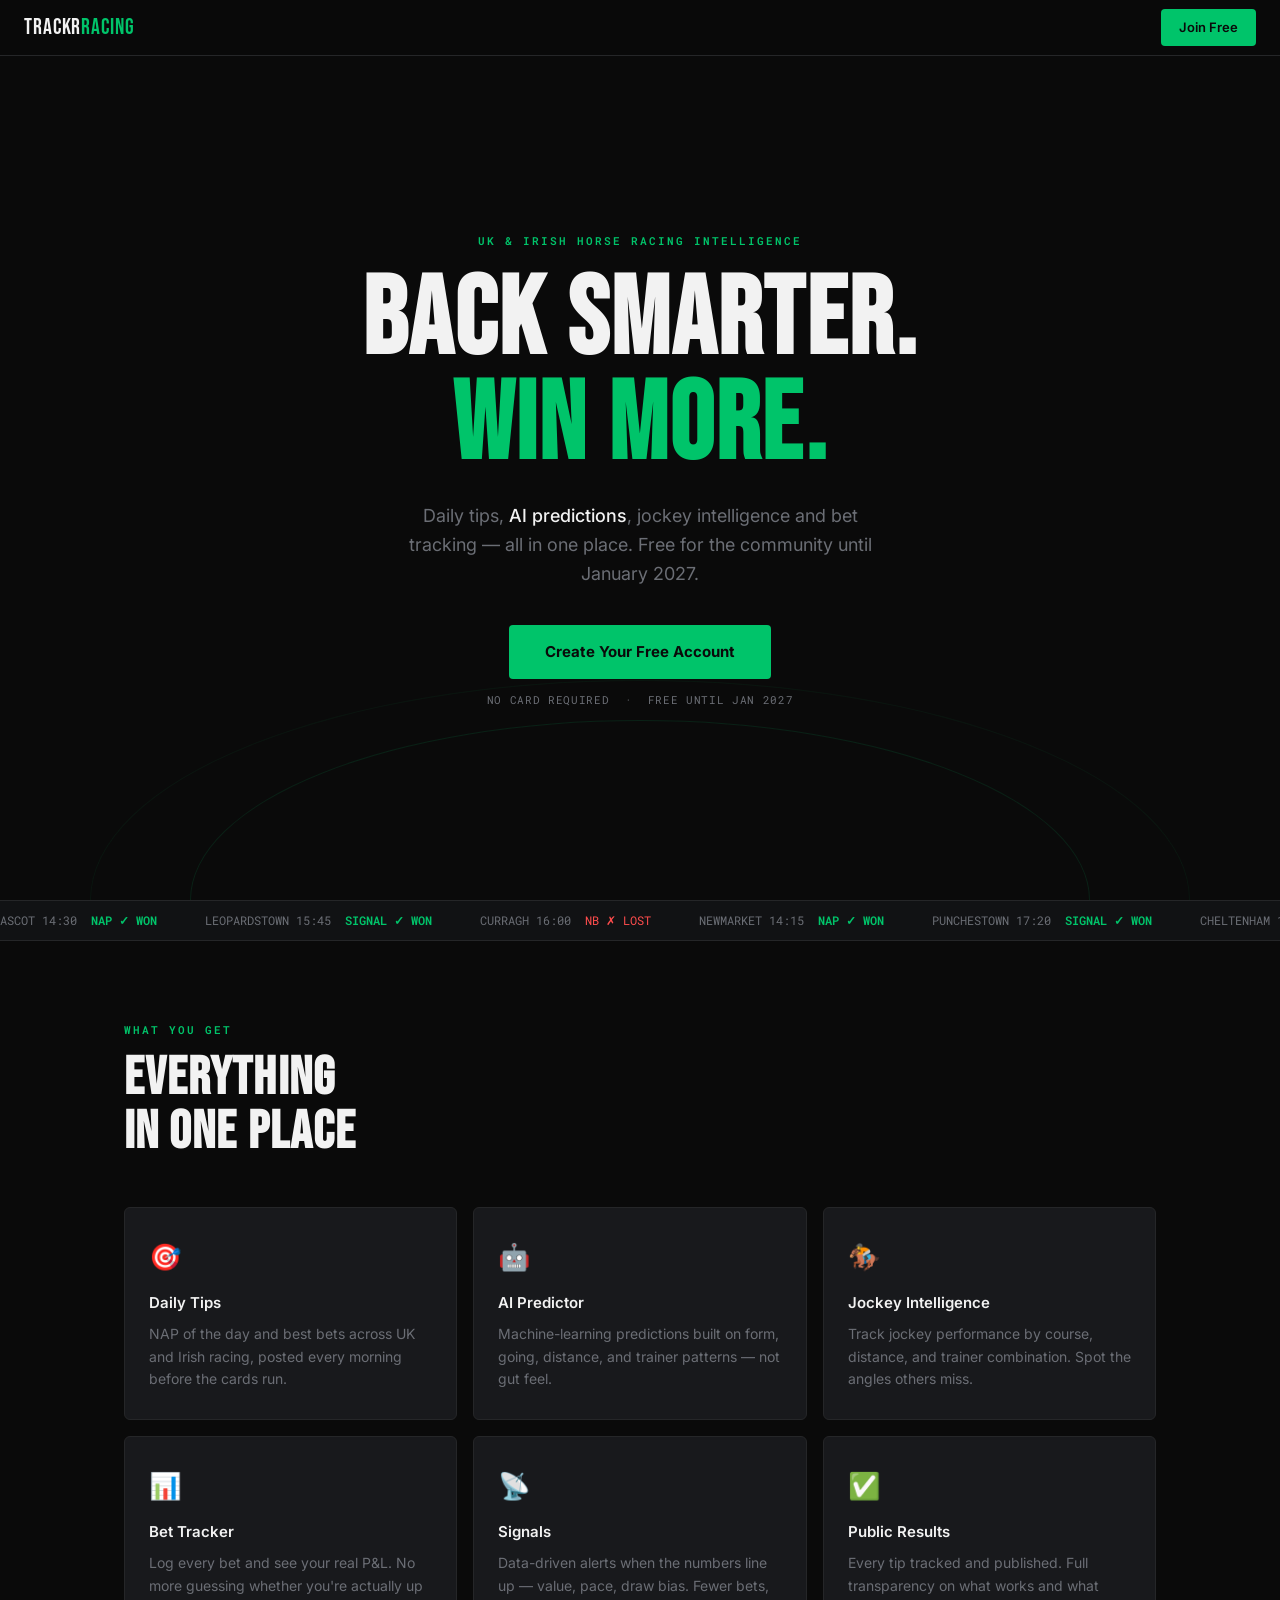
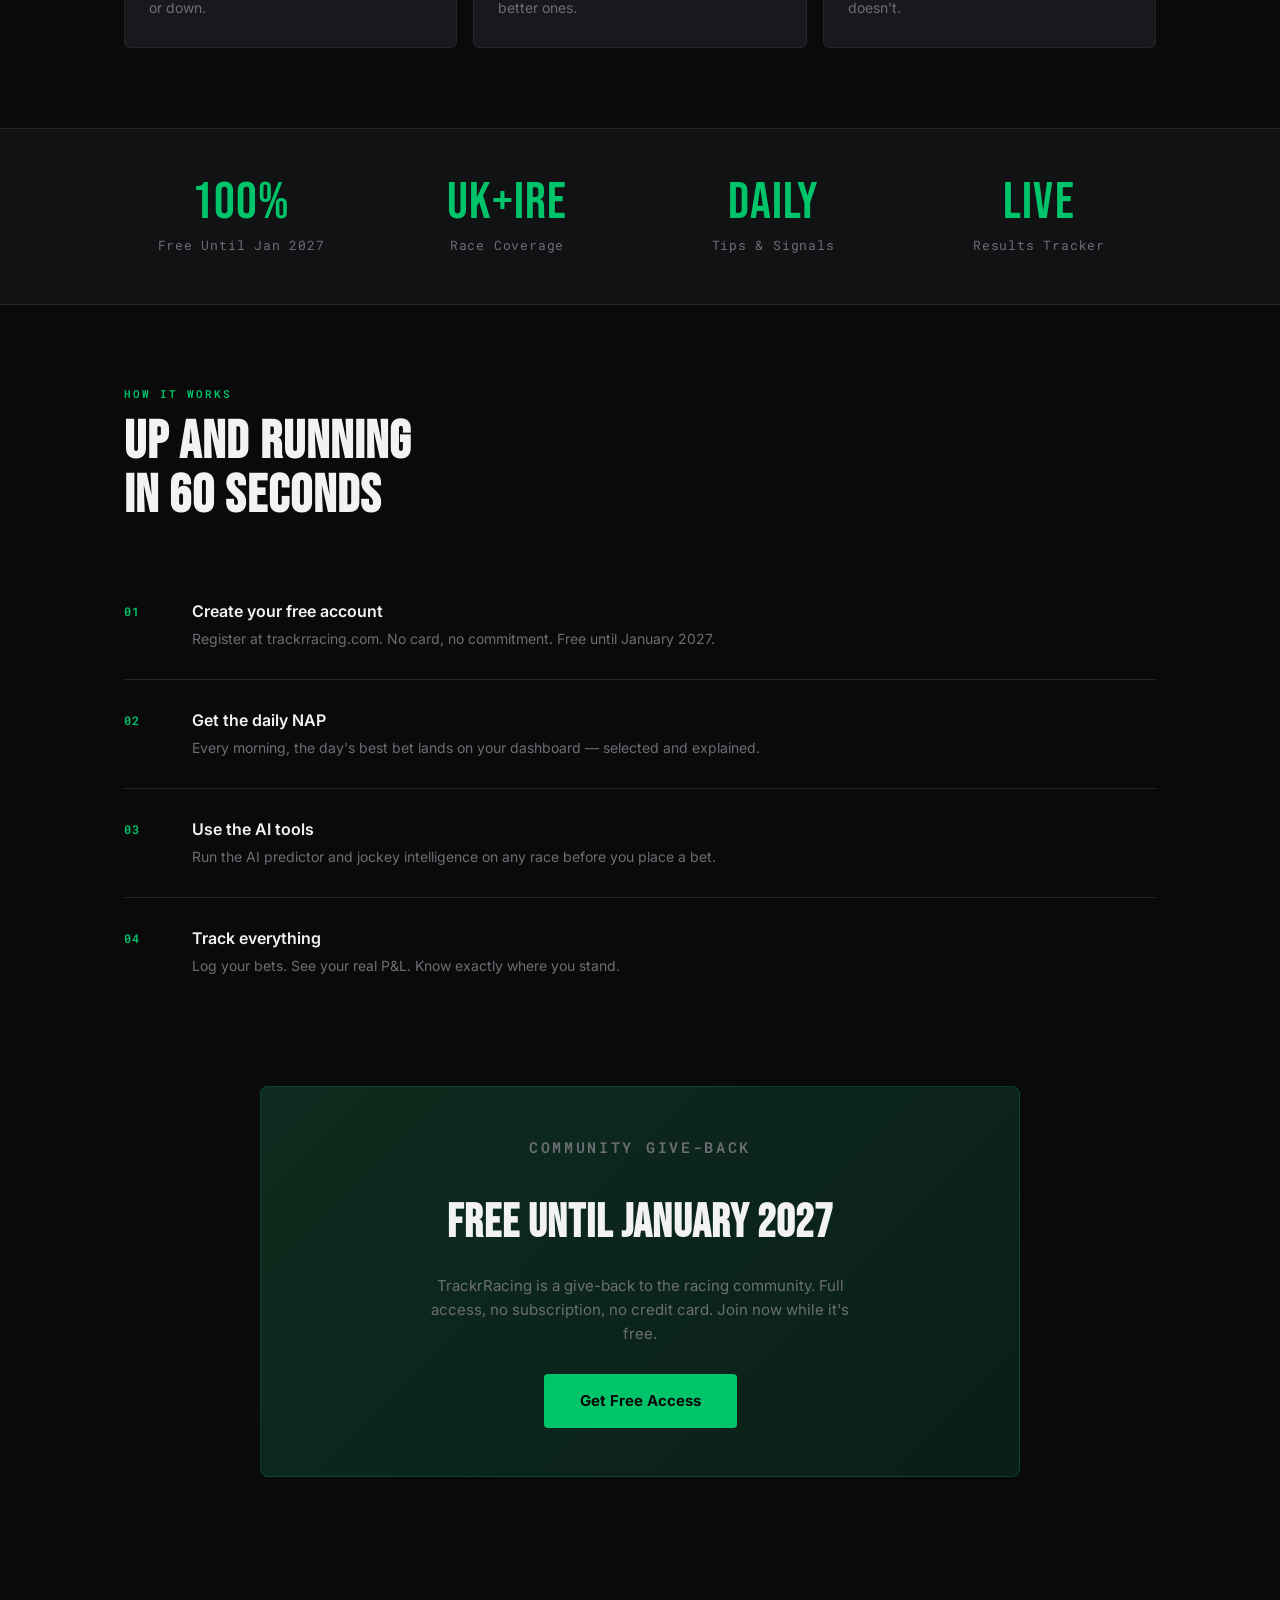
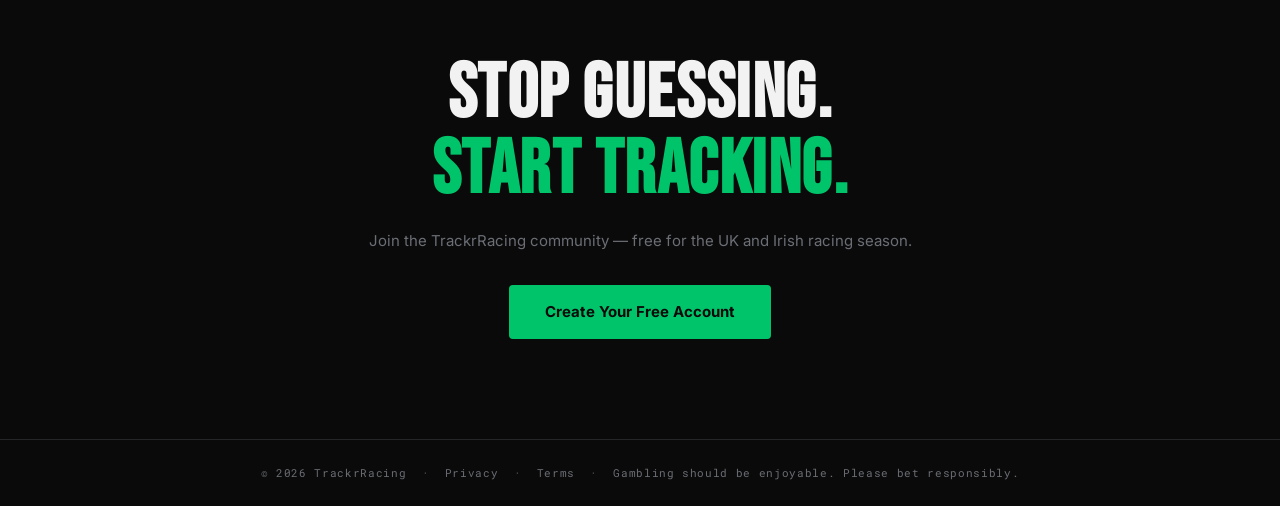
<file: index.html>
<!DOCTYPE html>
<html lang="en">
<head>
<meta charset="UTF-8">
<meta name="viewport" content="width=device-width, initial-scale=1.0">
<title>TrackrRacing — Free Horse Racing Intelligence</title>
<meta name="description" content="Daily tips, AI predictions, jockey intelligence and bet tracking. Free until January 2027. Join the TrackrRacing community.">
<link rel="preconnect" href="https://fonts.googleapis.com">
<link rel="preconnect" href="https://fonts.gstatic.com" crossorigin>
<link href="https://fonts.googleapis.com/css2?family=Bebas+Neue&family=Inter:wght@400;500;600&family=Roboto+Mono:wght@400;600&display=swap" rel="stylesheet">
<style>
  *, *::before, *::after { box-sizing: border-box; margin: 0; padding: 0; }

  :root {
    --green:   #00C46A;
    --green-d: #009E55;
    --black:   #0A0A0A;
    --dark:    #111214;
    --card:    #18191C;
    --border:  #252628;
    --muted:   #6B6E75;
    --white:   #F2F2F2;
    --mono:    'Roboto Mono', monospace;
    --display: 'Bebas Neue', sans-serif;
    --body:    'Inter', sans-serif;
  }

  html { scroll-behavior: smooth; }

  body {
    background: var(--black);
    color: var(--white);
    font-family: var(--body);
    font-size: 16px;
    line-height: 1.6;
    -webkit-font-smoothing: antialiased;
  }

  a { color: inherit; text-decoration: none; }

  /* ── NAV ── */
  nav {
    position: fixed;
    top: 0; left: 0; right: 0;
    z-index: 100;
    display: flex;
    align-items: center;
    justify-content: space-between;
    padding: 0 24px;
    height: 56px;
    background: rgba(10,10,10,0.92);
    backdrop-filter: blur(8px);
    border-bottom: 1px solid var(--border);
  }

  .nav-logo {
    font-family: var(--display);
    font-size: 22px;
    letter-spacing: 0.04em;
    color: var(--white);
  }

  .nav-logo span { color: var(--green); }

  .nav-cta {
    background: var(--green);
    color: var(--black);
    font-family: var(--body);
    font-weight: 600;
    font-size: 13px;
    padding: 8px 18px;
    border-radius: 4px;
    transition: background 0.15s;
  }

  .nav-cta:hover { background: var(--green-d); }

  /* ── HERO ── */
  .hero {
    min-height: 100vh;
    display: flex;
    flex-direction: column;
    align-items: center;
    justify-content: center;
    text-align: center;
    padding: 100px 24px 60px;
    position: relative;
    overflow: hidden;
  }

  /* racetrack arc — signature element */
  .hero::before {
    content: '';
    position: absolute;
    bottom: -180px;
    left: 50%;
    transform: translateX(-50%);
    width: 900px;
    height: 360px;
    border: 1px solid rgba(0,196,106,0.12);
    border-radius: 50%;
    pointer-events: none;
  }

  .hero::after {
    content: '';
    position: absolute;
    bottom: -220px;
    left: 50%;
    transform: translateX(-50%);
    width: 1100px;
    height: 440px;
    border: 1px solid rgba(0,196,106,0.06);
    border-radius: 50%;
    pointer-events: none;
  }

  .hero-eyebrow {
    font-family: var(--mono);
    font-size: 11px;
    font-weight: 600;
    letter-spacing: 0.18em;
    text-transform: uppercase;
    color: var(--green);
    margin-bottom: 20px;
  }

  .hero h1 {
    font-family: var(--display);
    font-size: clamp(52px, 11vw, 110px);
    line-height: 0.95;
    letter-spacing: 0.02em;
    color: var(--white);
    margin-bottom: 24px;
    max-width: 900px;
  }

  .hero h1 em {
    font-style: normal;
    color: var(--green);
  }

  .hero-sub {
    font-size: clamp(15px, 2.2vw, 18px);
    color: var(--muted);
    max-width: 480px;
    margin: 0 auto 36px;
  }

  .hero-sub strong { color: var(--white); font-weight: 500; }

  .hero-actions {
    display: flex;
    flex-direction: column;
    align-items: center;
    gap: 12px;
  }

  .btn-primary {
    background: var(--green);
    color: var(--black);
    font-weight: 700;
    font-size: 15px;
    padding: 15px 36px;
    border-radius: 4px;
    transition: background 0.15s, transform 0.1s;
    display: inline-block;
  }

  .btn-primary:hover { background: var(--green-d); transform: translateY(-1px); }

  .hero-note {
    font-family: var(--mono);
    font-size: 11px;
    color: var(--muted);
    letter-spacing: 0.06em;
  }

  /* ── TICKER ── */
  .ticker-wrap {
    overflow: hidden;
    background: var(--dark);
    border-top: 1px solid var(--border);
    border-bottom: 1px solid var(--border);
    padding: 10px 0;
  }

  .ticker-track {
    display: flex;
    gap: 48px;
    width: max-content;
    animation: ticker 28s linear infinite;
  }

  .ticker-item {
    font-family: var(--mono);
    font-size: 12px;
    color: var(--muted);
    white-space: nowrap;
    flex-shrink: 0;
  }

  .ticker-item .win { color: var(--green); font-weight: 600; }
  .ticker-item .lose { color: #FF4D4D; }

  @keyframes ticker {
    from { transform: translateX(0); }
    to   { transform: translateX(-50%); }
  }

  /* ── FEATURES ── */
  .section {
    padding: 80px 24px;
    max-width: 1080px;
    margin: 0 auto;
  }

  .section-label {
    font-family: var(--mono);
    font-size: 11px;
    font-weight: 600;
    letter-spacing: 0.18em;
    text-transform: uppercase;
    color: var(--green);
    margin-bottom: 12px;
  }

  .section-title {
    font-family: var(--display);
    font-size: clamp(34px, 5vw, 54px);
    letter-spacing: 0.02em;
    line-height: 1;
    margin-bottom: 48px;
  }

  .features-grid {
    display: grid;
    grid-template-columns: repeat(auto-fit, minmax(280px, 1fr));
    gap: 16px;
  }

  .feature-card {
    background: var(--card);
    border: 1px solid var(--border);
    border-radius: 6px;
    padding: 28px 24px;
    transition: border-color 0.2s;
  }

  .feature-card:hover { border-color: rgba(0,196,106,0.4); }

  .feature-icon {
    font-size: 26px;
    margin-bottom: 14px;
    display: block;
  }

  .feature-title {
    font-weight: 600;
    font-size: 15px;
    margin-bottom: 8px;
    color: var(--white);
  }

  .feature-desc {
    font-size: 14px;
    color: var(--muted);
    line-height: 1.6;
  }

  /* ── STATS ── */
  .stats-bar {
    background: var(--dark);
    border-top: 1px solid var(--border);
    border-bottom: 1px solid var(--border);
  }

  .stats-inner {
    max-width: 1080px;
    margin: 0 auto;
    padding: 48px 24px;
    display: grid;
    grid-template-columns: repeat(auto-fit, minmax(180px, 1fr));
    gap: 32px;
    text-align: center;
  }

  .stat-num {
    font-family: var(--display);
    font-size: 52px;
    color: var(--green);
    line-height: 1;
    letter-spacing: 0.02em;
  }

  .stat-label {
    font-size: 13px;
    color: var(--muted);
    margin-top: 6px;
    font-family: var(--mono);
    letter-spacing: 0.06em;
  }

  /* ── HOW IT WORKS ── */
  .steps {
    display: flex;
    flex-direction: column;
    gap: 0;
  }

  .step {
    display: grid;
    grid-template-columns: 48px 1fr;
    gap: 20px;
    padding: 28px 0;
    border-bottom: 1px solid var(--border);
    align-items: start;
  }

  .step:last-child { border-bottom: none; }

  .step-num {
    font-family: var(--mono);
    font-size: 12px;
    font-weight: 600;
    color: var(--green);
    padding-top: 3px;
    letter-spacing: 0.06em;
  }

  .step-title {
    font-weight: 600;
    font-size: 16px;
    margin-bottom: 4px;
  }

  .step-desc {
    font-size: 14px;
    color: var(--muted);
  }

  /* ── FREE BANNER ── */
  .free-banner {
    background: linear-gradient(135deg, #0D2B1E 0%, #0A1F16 100%);
    border: 1px solid rgba(0,196,106,0.2);
    border-radius: 8px;
    padding: 48px 32px;
    text-align: center;
    margin: 0 24px;
    max-width: 760px;
    margin-left: auto;
    margin-right: auto;
  }

  .free-banner-label {
    font-family: var(--mono);
    font-size: 11px;
    font-weight: 600;
    letter-spacing: 0.18em;
    text-transform: uppercase;
    color: var(--green);
    margin-bottom: 14px;
  }

  .free-banner h2 {
    font-family: var(--display);
    font-size: clamp(30px, 5vw, 46px);
    letter-spacing: 0.02em;
    margin-bottom: 14px;
  }

  .free-banner p {
    font-size: 15px;
    color: var(--muted);
    margin-bottom: 28px;
    max-width: 420px;
    margin-left: auto;
    margin-right: auto;
  }

  /* ── FINAL CTA ── */
  .final-cta {
    padding: 100px 24px;
    text-align: center;
  }

  .final-cta h2 {
    font-family: var(--display);
    font-size: clamp(40px, 7vw, 76px);
    letter-spacing: 0.02em;
    line-height: 1;
    margin-bottom: 20px;
  }

  .final-cta h2 span { color: var(--green); }

  .final-cta p {
    color: var(--muted);
    font-size: 15px;
    margin-bottom: 32px;
  }

  /* ── FOOTER ── */
  footer {
    border-top: 1px solid var(--border);
    padding: 24px;
    text-align: center;
    font-family: var(--mono);
    font-size: 11px;
    color: var(--muted);
    letter-spacing: 0.06em;
  }

  footer a { color: var(--muted); }
  footer a:hover { color: var(--white); }

  /* ── MOBILE ── */
  @media (max-width: 600px) {
    nav { padding: 0 16px; }
    .hero { padding: 90px 20px 60px; }
    .section { padding: 60px 20px; }
    .free-banner { margin: 0 16px; padding: 36px 20px; }
    .stats-inner { grid-template-columns: repeat(2,1fr); gap: 24px; }
    .hero::before, .hero::after { display: none; }
  }

  @media (prefers-reduced-motion: reduce) {
    .ticker-track { animation: none; }
    .btn-primary:hover { transform: none; }
  }
</style>
</head>
<body>

<!-- NAV -->
<nav>
  <div class="nav-logo">TRACKR<span>RACING</span></div>
  <a href="https://trackrracing.com/register" class="nav-cta">Join Free</a>
</nav>

<!-- HERO -->
<section class="hero">
  <p class="hero-eyebrow">UK &amp; Irish Horse Racing Intelligence</p>
  <h1>BACK SMARTER.<br><em>WIN MORE.</em></h1>
  <p class="hero-sub">
    Daily tips, <strong>AI predictions</strong>, jockey intelligence and bet tracking —
    all in one place. Free for the community until January 2027.
  </p>
  <div class="hero-actions">
    <a href="https://trackrracing.com/register" class="btn-primary">Create Your Free Account</a>
    <span class="hero-note">NO CARD REQUIRED &nbsp;·&nbsp; FREE UNTIL JAN 2027</span>
  </div>
</section>

<!-- TICKER -->
<div class="ticker-wrap" aria-hidden="true">
  <div class="ticker-track">
    <span class="ticker-item">ASCOT 14:30 &nbsp;<span class="win">NAP ✓ WON</span></span>
    <span class="ticker-item">LEOPARDSTOWN 15:45 &nbsp;<span class="win">SIGNAL ✓ WON</span></span>
    <span class="ticker-item">CURRAGH 16:00 &nbsp;<span class="lose">NB ✗ LOST</span></span>
    <span class="ticker-item">NEWMARKET 14:15 &nbsp;<span class="win">NAP ✓ WON</span></span>
    <span class="ticker-item">PUNCHESTOWN 17:20 &nbsp;<span class="win">SIGNAL ✓ WON</span></span>
    <span class="ticker-item">CHELTENHAM 13:50 &nbsp;<span class="win">NAP ✓ WON</span></span>
    <span class="ticker-item">GALWAY 15:10 &nbsp;<span class="lose">NB ✗ LOST</span></span>
    <!-- duplicate for seamless loop -->
    <span class="ticker-item">ASCOT 14:30 &nbsp;<span class="win">NAP ✓ WON</span></span>
    <span class="ticker-item">LEOPARDSTOWN 15:45 &nbsp;<span class="win">SIGNAL ✓ WON</span></span>
    <span class="ticker-item">CURRAGH 16:00 &nbsp;<span class="lose">NB ✗ LOST</span></span>
    <span class="ticker-item">NEWMARKET 14:15 &nbsp;<span class="win">NAP ✓ WON</span></span>
    <span class="ticker-item">PUNCHESTOWN 17:20 &nbsp;<span class="win">SIGNAL ✓ WON</span></span>
    <span class="ticker-item">CHELTENHAM 13:50 &nbsp;<span class="win">NAP ✓ WON</span></span>
    <span class="ticker-item">GALWAY 15:10 &nbsp;<span class="lose">NB ✗ LOST</span></span>
  </div>
</div>

<!-- FEATURES -->
<section class="section">
  <p class="section-label">What You Get</p>
  <h2 class="section-title">EVERYTHING<br>IN ONE PLACE</h2>
  <div class="features-grid">
    <div class="feature-card">
      <span class="feature-icon">🎯</span>
      <div class="feature-title">Daily Tips</div>
      <p class="feature-desc">NAP of the day and best bets across UK and Irish racing, posted every morning before the cards run.</p>
    </div>
    <div class="feature-card">
      <span class="feature-icon">🤖</span>
      <div class="feature-title">AI Predictor</div>
      <p class="feature-desc">Machine-learning predictions built on form, going, distance, and trainer patterns — not gut feel.</p>
    </div>
    <div class="feature-card">
      <span class="feature-icon">🏇</span>
      <div class="feature-title">Jockey Intelligence</div>
      <p class="feature-desc">Track jockey performance by course, distance, and trainer combination. Spot the angles others miss.</p>
    </div>
    <div class="feature-card">
      <span class="feature-icon">📊</span>
      <div class="feature-title">Bet Tracker</div>
      <p class="feature-desc">Log every bet and see your real P&amp;L. No more guessing whether you're actually up or down.</p>
    </div>
    <div class="feature-card">
      <span class="feature-icon">📡</span>
      <div class="feature-title">Signals</div>
      <p class="feature-desc">Data-driven alerts when the numbers line up — value, pace, draw bias. Fewer bets, better ones.</p>
    </div>
    <div class="feature-card">
      <span class="feature-icon">✅</span>
      <div class="feature-title">Public Results</div>
      <p class="feature-desc">Every tip tracked and published. Full transparency on what works and what doesn't.</p>
    </div>
  </div>
</section>

<!-- STATS -->
<div class="stats-bar">
  <div class="stats-inner">
    <div>
      <div class="stat-num">100%</div>
      <div class="stat-label">Free Until Jan 2027</div>
    </div>
    <div>
      <div class="stat-num">UK+IRE</div>
      <div class="stat-label">Race Coverage</div>
    </div>
    <div>
      <div class="stat-num">Daily</div>
      <div class="stat-label">Tips &amp; Signals</div>
    </div>
    <div>
      <div class="stat-num">Live</div>
      <div class="stat-label">Results Tracker</div>
    </div>
  </div>
</div>

<!-- HOW IT WORKS -->
<section class="section">
  <p class="section-label">How It Works</p>
  <h2 class="section-title">UP AND RUNNING<br>IN 60 SECONDS</h2>
  <div class="steps">
    <div class="step">
      <span class="step-num">01</span>
      <div>
        <div class="step-title">Create your free account</div>
        <p class="step-desc">Register at trackrracing.com. No card, no commitment. Free until January 2027.</p>
      </div>
    </div>
    <div class="step">
      <span class="step-num">02</span>
      <div>
        <div class="step-title">Get the daily NAP</div>
        <p class="step-desc">Every morning, the day's best bet lands on your dashboard — selected and explained.</p>
      </div>
    </div>
    <div class="step">
      <span class="step-num">03</span>
      <div>
        <div class="step-title">Use the AI tools</div>
        <p class="step-desc">Run the AI predictor and jockey intelligence on any race before you place a bet.</p>
      </div>
    </div>
    <div class="step">
      <span class="step-num">04</span>
      <div>
        <div class="step-title">Track everything</div>
        <p class="step-desc">Log your bets. See your real P&amp;L. Know exactly where you stand.</p>
      </div>
    </div>
  </div>
</section>

<!-- FREE BANNER -->
<div style="padding: 0 0 80px;">
  <div class="free-banner">
    <p class="free-banner-label">Community Give-Back</p>
    <h2>FREE UNTIL JANUARY 2027</h2>
    <p>TrackrRacing is a give-back to the racing community. Full access, no subscription, no credit card. Join now while it's free.</p>
    <a href="https://trackrracing.com/register" class="btn-primary">Get Free Access</a>
  </div>
</div>

<!-- FINAL CTA -->
<section class="final-cta">
  <h2>STOP GUESSING.<br><span>START TRACKING.</span></h2>
  <p>Join the TrackrRacing community — free for the UK and Irish racing season.</p>
  <a href="https://trackrracing.com/register" class="btn-primary">Create Your Free Account</a>
</section>

<!-- FOOTER -->
<footer>
  <p>
    &copy; 2026 TrackrRacing &nbsp;·&nbsp;
    <a href="https://trackrracing.com/privacy">Privacy</a> &nbsp;·&nbsp;
    <a href="https://trackrracing.com/terms">Terms</a> &nbsp;·&nbsp;
    Gambling should be enjoyable. Please bet responsibly.
  </p>
</footer>

</body>
</html>
</file>
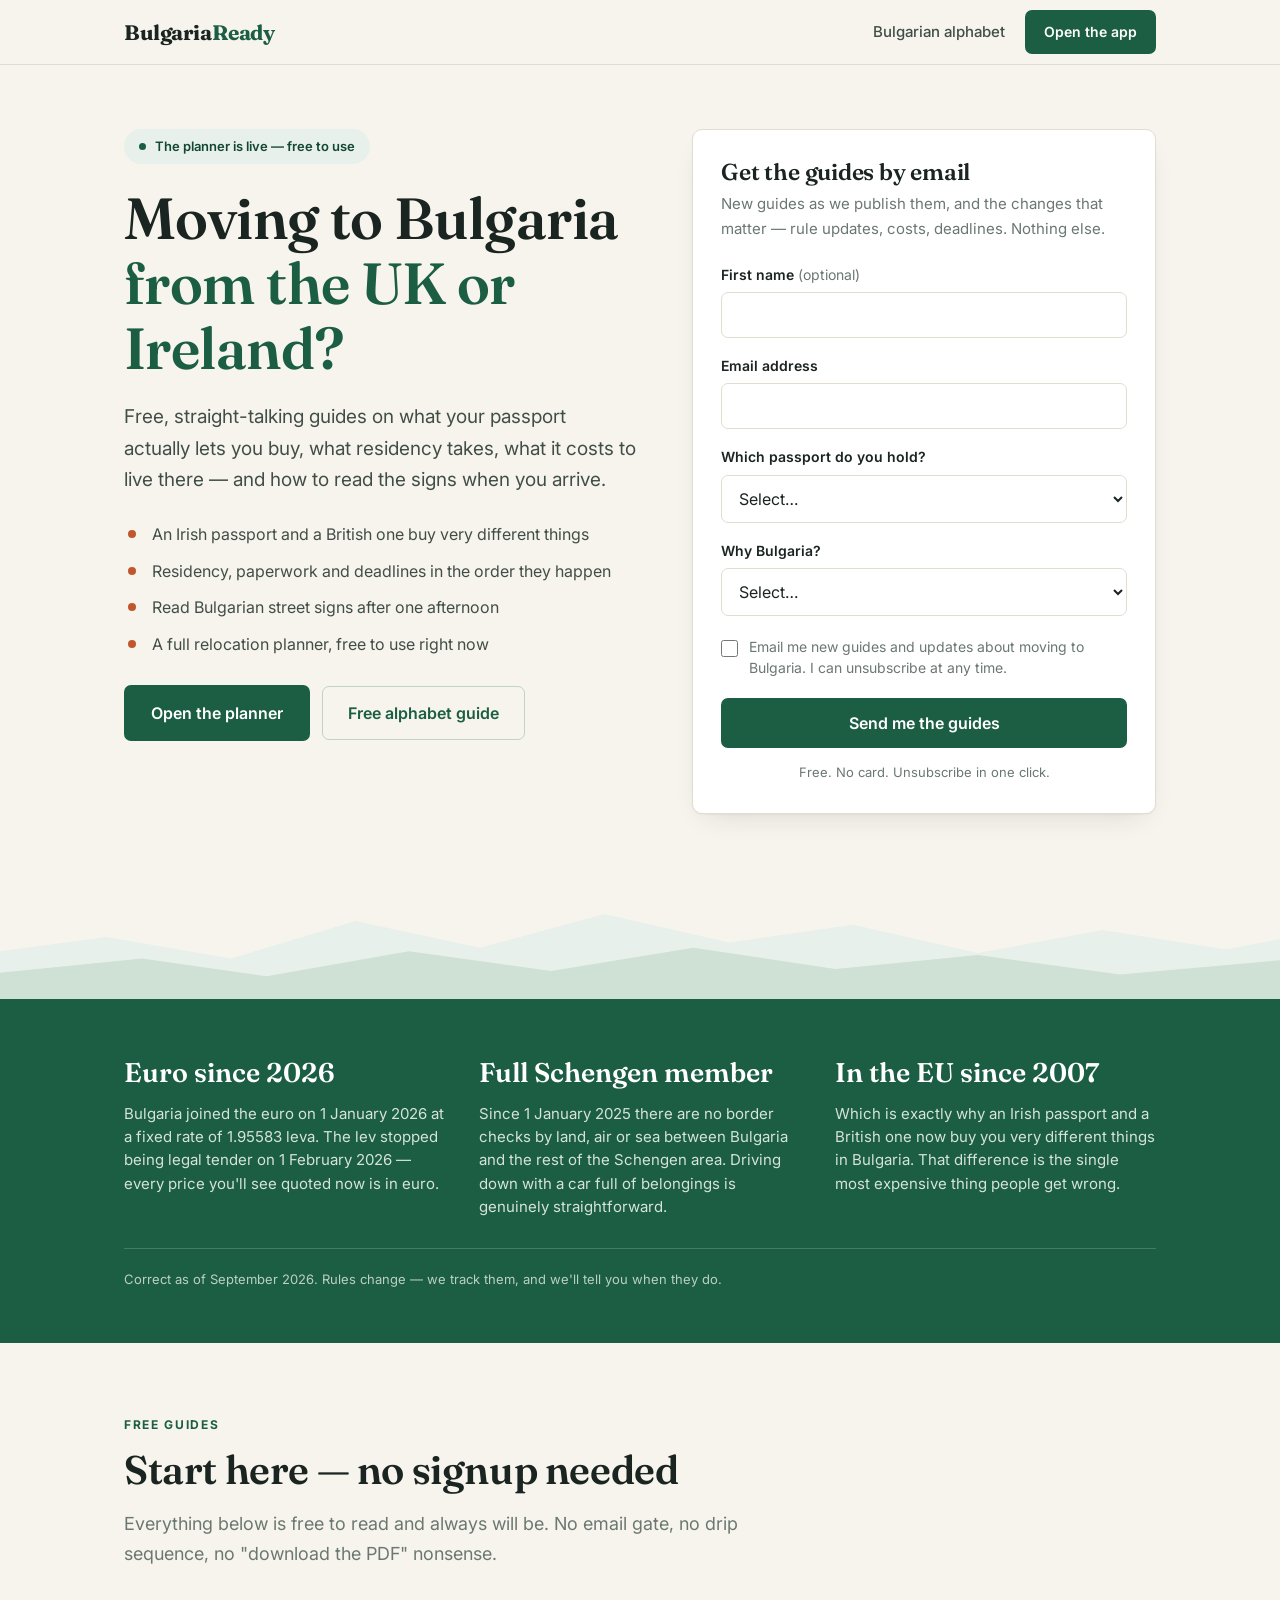
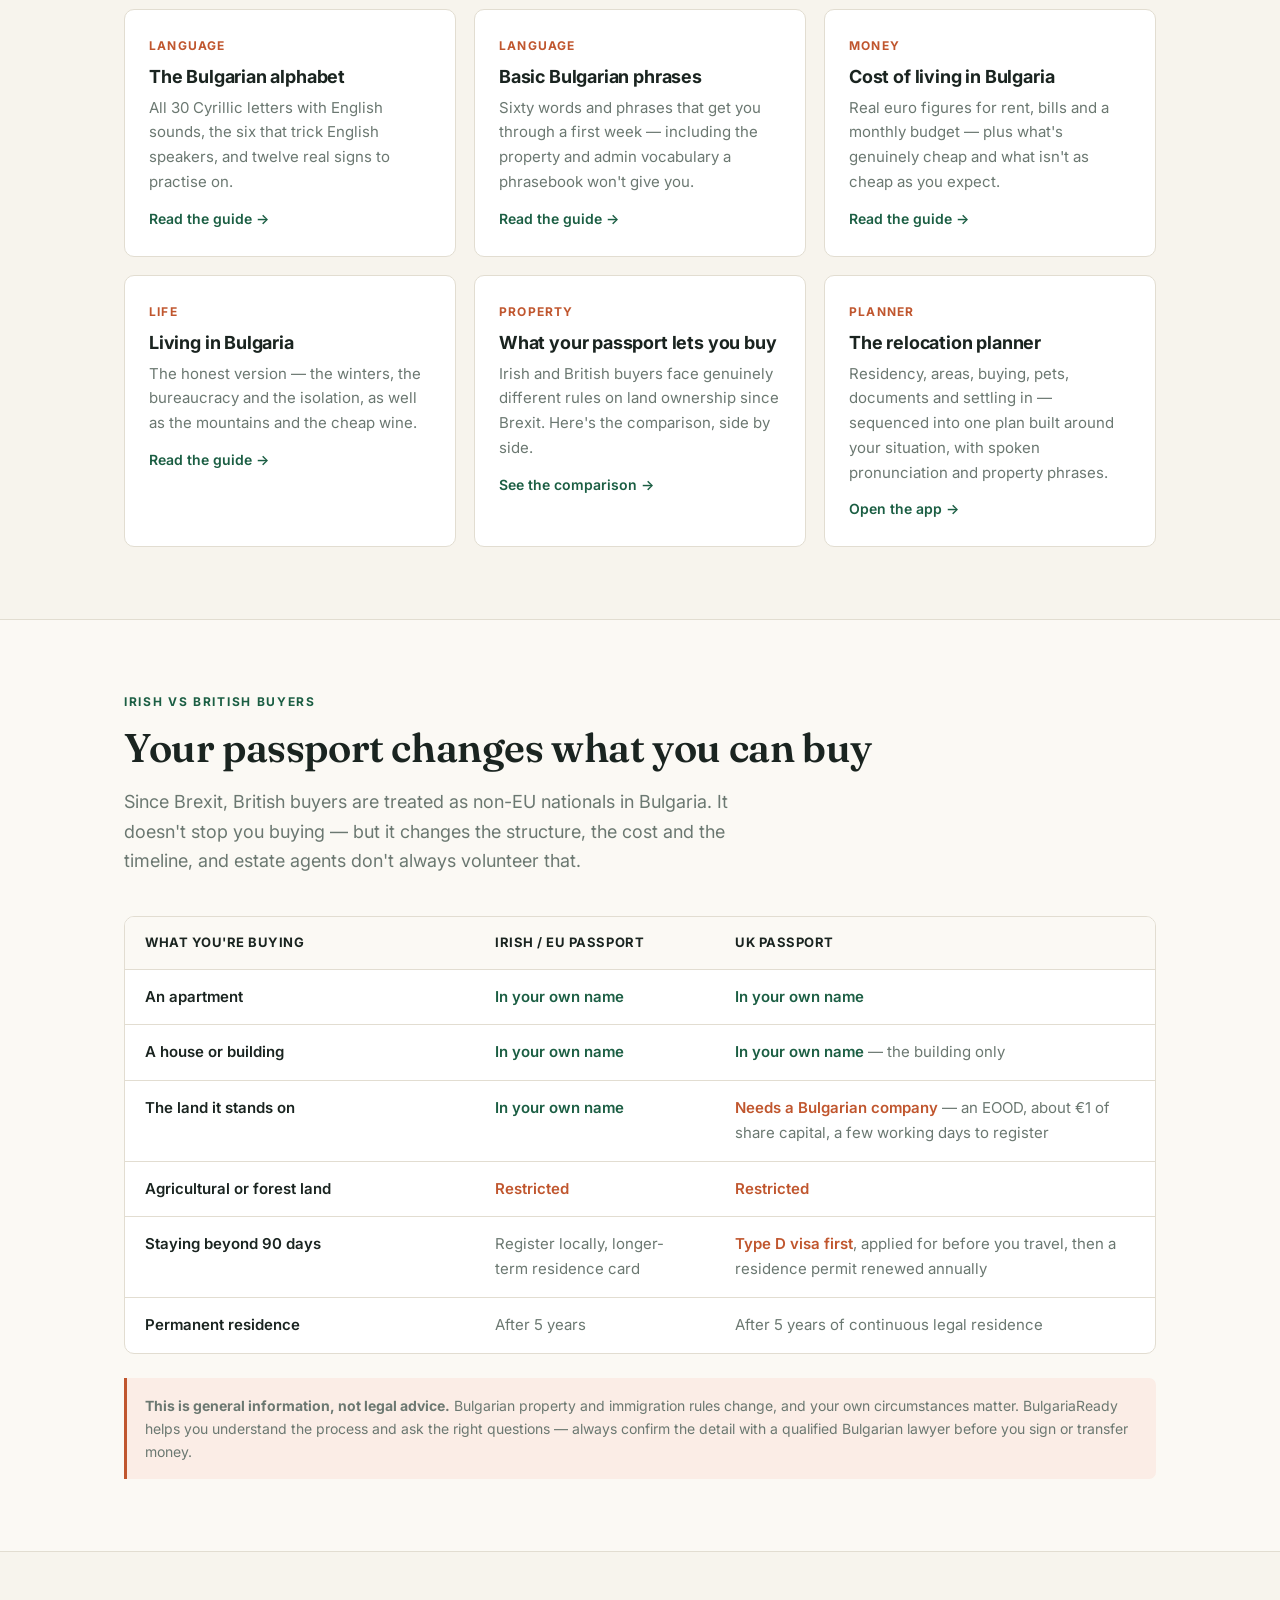
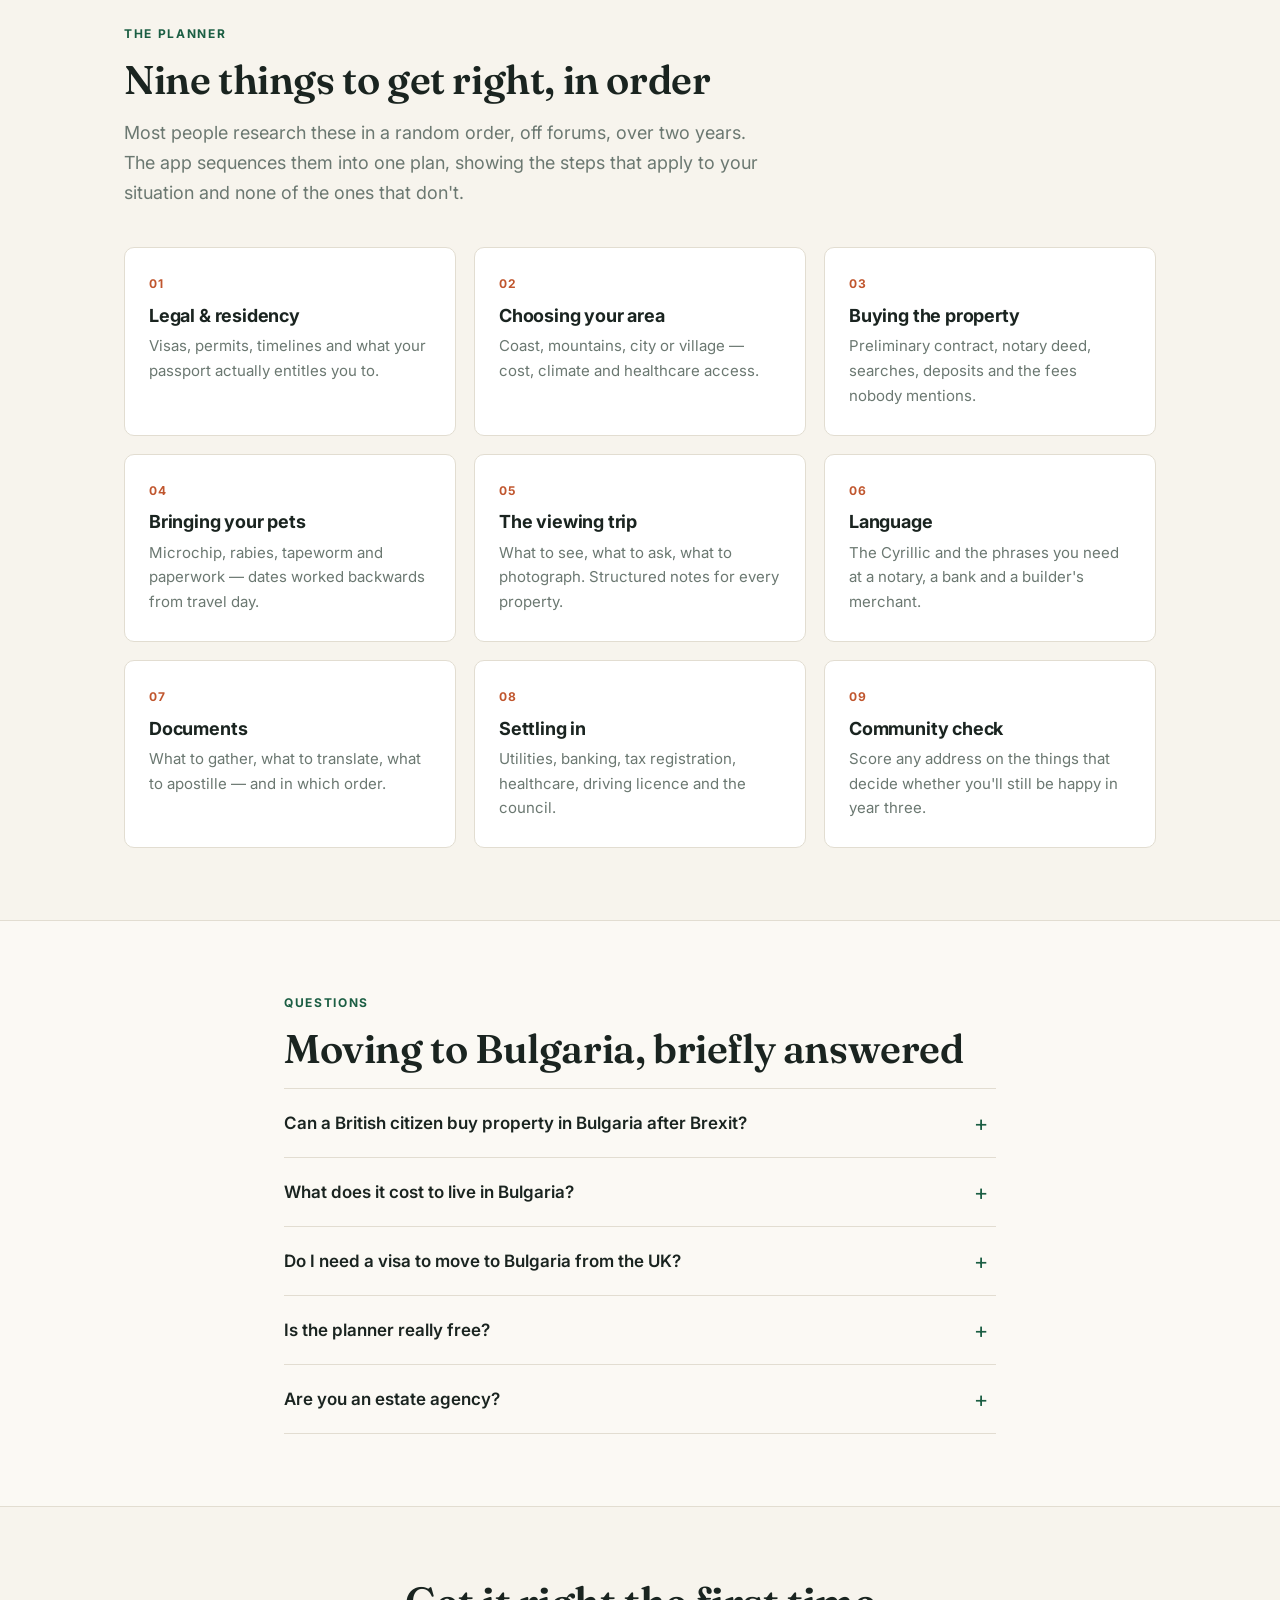
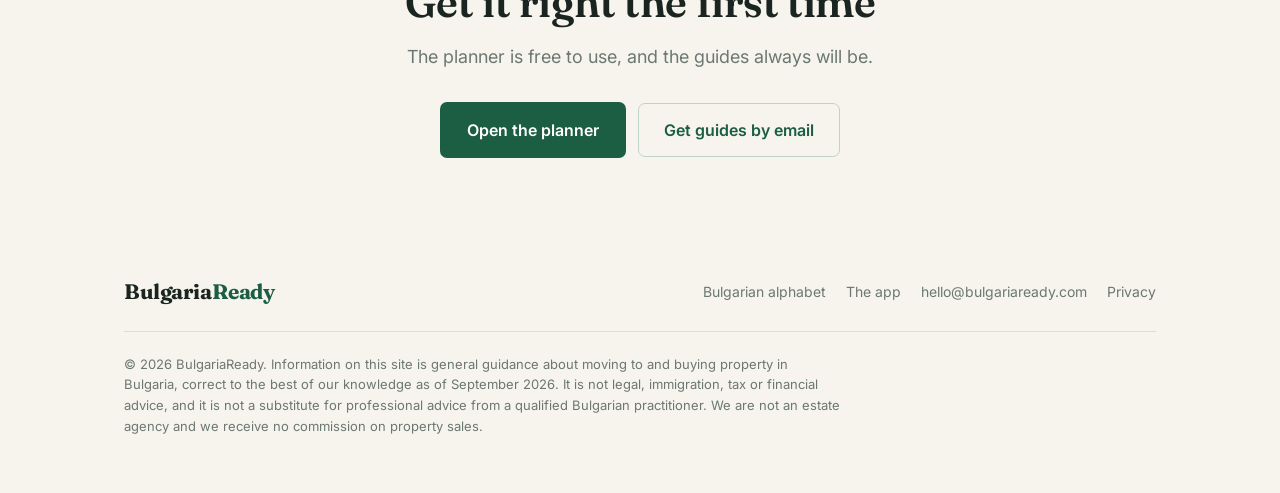
<file: bulgaria-ready/index.html>
<!DOCTYPE html>
<html lang="en">
<head>
<meta charset="UTF-8">
<meta name="viewport" content="width=device-width, initial-scale=1.0">

<title>Moving to Bulgaria from the UK — Property, Residency &amp; Costs | BulgariaReady</title>
<meta name="description" content="Free guides on moving to Bulgaria from the UK or Ireland — what your passport lets you buy, residency rules, cost of living, and the Bulgarian alphabet. Plus BulgariaReady, the step-by-step relocation planner.">
<link rel="canonical" href="https://learn.bulgariaready.com/">

<meta property="og:title" content="Moving to Bulgaria from the UK — Property, Residency &amp; Costs">
<meta property="og:description" content="What your passport actually lets you buy, what residency takes, and what it costs. Free guides for anyone moving to Bulgaria.">
<meta property="og:type" content="website">
<meta property="og:url" content="https://learn.bulgariaready.com/">
<meta name="twitter:card" content="summary_large_image">

<link rel="preconnect" href="https://fonts.googleapis.com">
<link rel="preconnect" href="https://fonts.gstatic.com" crossorigin>
<link href="https://fonts.googleapis.com/css2?family=Fraunces:opsz,wght@9..144,400;9..144,600;9..144,700&family=Inter:wght@400;500;600;700&display=swap" rel="stylesheet">
<link rel="stylesheet" href="styles.css">

<style>
  .hero { position: relative; padding: 64px 0 0; overflow: hidden; }

  .hero-grid {
    display: grid;
    grid-template-columns: 1.05fr 0.95fr;
    gap: 56px;
    align-items: start;
  }

  .live-pill {
    display: inline-flex;
    align-items: center;
    gap: 9px;
    background: var(--green-soft);
    color: var(--green-dark);
    font-size: 13px;
    font-weight: 600;
    padding: 7px 15px;
    border-radius: 999px;
    margin-bottom: 22px;
  }
  .live-pill::before {
    content: '';
    width: 7px; height: 7px;
    border-radius: 50%;
    background: var(--green);
    flex-shrink: 0;
  }

  .hero h1 { font-size: clamp(36px, 5.8vw, 58px); margin-bottom: 20px; }
  .hero h1 em { font-style: normal; color: var(--green); }

  .hero-sub { font-size: 19px; max-width: 540px; margin-bottom: 26px; }

  .hero-points { list-style: none; display: grid; gap: 10px; margin-bottom: 28px; }
  .hero-points li { position: relative; padding-left: 28px; font-size: 16px; }
  .hero-points li::before {
    content: '';
    position: absolute;
    left: 4px; top: 9px;
    width: 8px; height: 8px;
    border-radius: 50%;
    background: var(--terra);
  }

  .hills { display: block; width: 100%; height: auto; margin-top: 52px; }

  .final-inner { text-align: center; max-width: 640px; margin: 0 auto; }
  .final-inner h2 { font-size: clamp(28px, 4.6vw, 42px); margin-bottom: 16px; }
  .final-inner p { font-size: 18px; color: var(--muted); margin-bottom: 30px; }
  .final-inner .btn-row { justify-content: center; }

  @media (max-width: 880px) {
    .hero-grid { grid-template-columns: 1fr; gap: 40px; }
    .hero { padding-top: 44px; }
  }
</style>
</head>
<body>

<nav>
  <div class="nav-inner">
    <a href="index.html" class="logo">Bulgaria<span>Ready</span></a>
    <div class="nav-right">
      <a href="bulgarian-alphabet.html" class="nav-link">Bulgarian alphabet</a>
      <a href="https://bulgariaready.com" class="btn btn-primary btn-sm">Open the app</a>
    </div>
  </div>
</nav>

<!-- ═══ HERO ═══ -->
<div id="top" class="hero">
  <div class="wrap">
    <div class="hero-grid">

      <div>
        <div class="live-pill">The planner is live — free to use</div>

        <h1>Moving to Bulgaria<br><em>from the UK or Ireland?</em></h1>

        <p class="hero-sub">
          Free, straight-talking guides on what your passport actually lets you buy,
          what residency takes, what it costs to live there — and how to read the signs
          when you arrive.
        </p>

        <ul class="hero-points">
          <li>An Irish passport and a British one buy very different things</li>
          <li>Residency, paperwork and deadlines in the order they happen</li>
          <li>Read Bulgarian street signs after one afternoon</li>
          <li>A full relocation planner, free to use right now</li>
        </ul>

        <div class="btn-row">
          <a href="https://bulgariaready.com" class="btn btn-primary">Open the planner</a>
          <a href="bulgarian-alphabet.html" class="btn btn-ghost">Free alphabet guide</a>
        </div>
      </div>

      <!-- ═══ EMAIL CAPTURE ═══ -->
      <div class="signup-card" id="register">
        <h2>Get the guides by email</h2>
        <p class="card-sub">
          New guides as we publish them, and the changes that matter — rule updates,
          costs, deadlines. Nothing else.
        </p>

        <div class="form-error" id="formError" role="alert"></div>

        <form id="signupForm" novalidate>
          <div class="field">
            <label for="firstname">First name <span class="hint">(optional)</span></label>
            <input type="text" id="firstname" name="FIRSTNAME" autocomplete="given-name">
          </div>

          <div class="field">
            <label for="email">Email address</label>
            <input type="email" id="email" name="CONTACT_EMAIL" required autocomplete="email">
          </div>

          <div class="field">
            <label for="passport">Which passport do you hold?</label>
            <select id="passport" name="CONTACT_CF1">
              <option value="">Select…</option>
              <option value="eu">Ireland or another EU country</option>
              <option value="uk">United Kingdom</option>
              <option value="other">Somewhere else</option>
            </select>
          </div>

          <div class="field">
            <label for="reason">Why Bulgaria?</label>
            <select id="reason" name="CONTACT_CF2">
              <option value="">Select…</option>
              <option value="retiring">Retiring there</option>
              <option value="holiday_home">Holiday home</option>
              <option value="relocating_full_time">Moving full time</option>
              <option value="remote_working">Working remotely</option>
              <option value="investment_only">Investment only</option>
              <option value="not_sure">Still deciding</option>
            </select>
          </div>

          <!-- honeypot: real people never fill this in -->
          <div class="hp" aria-hidden="true">
            <label for="website_url">Leave this field empty</label>
            <input type="text" id="website_url" name="website_url" tabindex="-1" autocomplete="off">
          </div>

          <div class="consent">
            <input type="checkbox" id="consent" name="consent" required>
            <label for="consent">
              Email me new guides and updates about moving to Bulgaria. I can unsubscribe
              at any time.
            </label>
          </div>

          <button type="submit" class="btn btn-primary" id="submitBtn">Send me the guides</button>

          <p class="form-note">Free. No card. Unsubscribe in one click.</p>
        </form>

        <div class="form-success" id="formSuccess">
          <div class="tick">✓</div>
          <h3>You're on the list</h3>
          <p id="successMsg">
            Check your inbox to confirm your email address — that last step is what makes
            sure our guides actually reach you.
          </p>
        </div>
      </div>

    </div>
  </div>

  <!-- signature graphic: Bulgarian hill country -->
  <svg class="hills" viewBox="0 0 1440 150" preserveAspectRatio="none" aria-hidden="true" focusable="false">
    <path fill="#E7F0EA" d="M0,96 L120,80 L260,104 L400,62 L540,92 L680,54 L820,86 L960,66 L1100,98 L1240,72 L1380,94 L1440,82 L1440,150 L0,150 Z"/>
    <path fill="#CFE1D5" d="M0,120 L160,104 L300,124 L460,96 L620,118 L780,92 L940,116 L1100,100 L1260,122 L1440,106 L1440,150 L0,150 Z"/>
  </svg>
</div>

<!-- ═══ FACTS ═══ -->
<div class="facts">
  <div class="wrap">
    <div class="facts-grid">
      <div>
        <div class="fact-k">Euro since 2026</div>
        <p class="fact-v">
          Bulgaria joined the euro on 1 January 2026 at a fixed rate of 1.95583 leva. The
          lev stopped being legal tender on 1 February 2026 — every price you'll see
          quoted now is in euro.
        </p>
      </div>
      <div>
        <div class="fact-k">Full Schengen member</div>
        <p class="fact-v">
          Since 1 January 2025 there are no border checks by land, air or sea between
          Bulgaria and the rest of the Schengen area. Driving down with a car full of
          belongings is genuinely straightforward.
        </p>
      </div>
      <div>
        <div class="fact-k">In the EU since 2007</div>
        <p class="fact-v">
          Which is exactly why an Irish passport and a British one now buy you very
          different things in Bulgaria. That difference is the single most expensive
          thing people get wrong.
        </p>
      </div>
    </div>
    <p class="facts-foot">Correct as of September 2026. Rules change — we track them, and we'll tell you when they do.</p>
  </div>
</div>

<!-- ═══ FREE GUIDES ═══ -->
<section id="guides">
  <div class="wrap">
    <p class="eyebrow">Free guides</p>
    <h2 class="section-title">Start here — no signup needed</h2>
    <p class="section-intro">
      Everything below is free to read and always will be. No email gate, no drip
      sequence, no "download the PDF" nonsense.
    </p>

    <div class="card-grid">
      <a href="bulgarian-alphabet.html" class="card card-link">
        <span class="card-num">LANGUAGE</span>
        <h3>The Bulgarian alphabet</h3>
        <p>
          All 30 Cyrillic letters with English sounds, the six that trick English
          speakers, and twelve real signs to practise on.
        </p>
        <span class="more">Read the guide →</span>
      </a>

      <a href="basic-bulgarian-phrases.html" class="card card-link">
        <span class="card-num">LANGUAGE</span>
        <h3>Basic Bulgarian phrases</h3>
        <p>
          Sixty words and phrases that get you through a first week — including the
          property and admin vocabulary a phrasebook won't give you.
        </p>
        <span class="more">Read the guide →</span>
      </a>

      <a href="cost-of-living-in-bulgaria.html" class="card card-link">
        <span class="card-num">MONEY</span>
        <h3>Cost of living in Bulgaria</h3>
        <p>
          Real euro figures for rent, bills and a monthly budget — plus what's genuinely
          cheap and what isn't as cheap as you expect.
        </p>
        <span class="more">Read the guide →</span>
      </a>

      <a href="living-in-bulgaria.html" class="card card-link">
        <span class="card-num">LIFE</span>
        <h3>Living in Bulgaria</h3>
        <p>
          The honest version — the winters, the bureaucracy and the isolation, as well
          as the mountains and the cheap wine.
        </p>
        <span class="more">Read the guide →</span>
      </a>

      <a href="#passport" class="card card-link">
        <span class="card-num">PROPERTY</span>
        <h3>What your passport lets you buy</h3>
        <p>
          Irish and British buyers face genuinely different rules on land ownership
          since Brexit. Here's the comparison, side by side.
        </p>
        <span class="more">See the comparison →</span>
      </a>

      <a href="https://bulgariaready.com" class="card card-link">
        <span class="card-num">PLANNER</span>
        <h3>The relocation planner</h3>
        <p>
          Residency, areas, buying, pets, documents and settling in — sequenced into one
          plan built around your situation, with spoken pronunciation and property
          phrases.
        </p>
        <span class="more">Open the app →</span>
      </a>
    </div>
  </div>
</section>

<!-- ═══ PASSPORT COMPARISON ═══ -->
<section id="passport" class="tint">
  <div class="wrap">
    <p class="eyebrow">Irish vs British buyers</p>
    <h2 class="section-title">Your passport changes what you can buy</h2>
    <p class="section-intro">
      Since Brexit, British buyers are treated as non-EU nationals in Bulgaria. It
      doesn't stop you buying — but it changes the structure, the cost and the timeline,
      and estate agents don't always volunteer that.
    </p>

    <div class="table-wrap">
      <table>
        <thead>
          <tr>
            <th scope="col">What you're buying</th>
            <th scope="col">Irish / EU passport</th>
            <th scope="col">UK passport</th>
          </tr>
        </thead>
        <tbody>
          <tr>
            <th scope="row">An apartment</th>
            <td><span class="yes">In your own name</span></td>
            <td><span class="yes">In your own name</span></td>
          </tr>
          <tr>
            <th scope="row">A house or building</th>
            <td><span class="yes">In your own name</span></td>
            <td><span class="yes">In your own name</span> — the building only</td>
          </tr>
          <tr>
            <th scope="row">The land it stands on</th>
            <td><span class="yes">In your own name</span></td>
            <td><span class="careful">Needs a Bulgarian company</span> — an EOOD, about €1 of share capital, a few working days to register</td>
          </tr>
          <tr>
            <th scope="row">Agricultural or forest land</th>
            <td><span class="careful">Restricted</span></td>
            <td><span class="careful">Restricted</span></td>
          </tr>
          <tr>
            <th scope="row">Staying beyond 90 days</th>
            <td>Register locally, longer-term residence card</td>
            <td><span class="careful">Type D visa first</span>, applied for before you travel, then a residence permit renewed annually</td>
          </tr>
          <tr>
            <th scope="row">Permanent residence</th>
            <td>After 5 years</td>
            <td>After 5 years of continuous legal residence</td>
          </tr>
        </tbody>
      </table>
    </div>

    <p class="disclaimer">
      <strong>This is general information, not legal advice.</strong> Bulgarian property
      and immigration rules change, and your own circumstances matter. BulgariaReady
      helps you understand the process and ask the right questions — always confirm the
      detail with a qualified Bulgarian lawyer before you sign or transfer money.
    </p>
  </div>
</section>

<!-- ═══ THE APP ═══ -->
<section>
  <div class="wrap">
    <p class="eyebrow">The planner</p>
    <h2 class="section-title">Nine things to get right, in order</h2>
    <p class="section-intro">
      Most people research these in a random order, off forums, over two years. The app
      sequences them into one plan, showing the steps that apply to your situation and
      none of the ones that don't.
    </p>

    <div class="card-grid">
      <div class="card"><span class="card-num">01</span><h3>Legal &amp; residency</h3><p>Visas, permits, timelines and what your passport actually entitles you to.</p></div>
      <div class="card"><span class="card-num">02</span><h3>Choosing your area</h3><p>Coast, mountains, city or village — cost, climate and healthcare access.</p></div>
      <div class="card"><span class="card-num">03</span><h3>Buying the property</h3><p>Preliminary contract, notary deed, searches, deposits and the fees nobody mentions.</p></div>
      <div class="card"><span class="card-num">04</span><h3>Bringing your pets</h3><p>Microchip, rabies, tapeworm and paperwork — dates worked backwards from travel day.</p></div>
      <div class="card"><span class="card-num">05</span><h3>The viewing trip</h3><p>What to see, what to ask, what to photograph. Structured notes for every property.</p></div>
      <div class="card"><span class="card-num">06</span><h3>Language</h3><p>The Cyrillic and the phrases you need at a notary, a bank and a builder's merchant.</p></div>
      <div class="card"><span class="card-num">07</span><h3>Documents</h3><p>What to gather, what to translate, what to apostille — and in which order.</p></div>
      <div class="card"><span class="card-num">08</span><h3>Settling in</h3><p>Utilities, banking, tax registration, healthcare, driving licence and the council.</p></div>
      <div class="card"><span class="card-num">09</span><h3>Community check</h3><p>Score any address on the things that decide whether you'll still be happy in year three.</p></div>
    </div>
  </div>
</section>

<!-- ═══ FAQ ═══ -->
<section class="tint">
  <div class="wrap narrow">
    <p class="eyebrow">Questions</p>
    <h2 class="section-title">Moving to Bulgaria, briefly answered</h2>

    <details class="faq-item">
      <summary>Can a British citizen buy property in Bulgaria after Brexit?</summary>
      <p class="answer">
        Yes — apartments and buildings, in your own name, with no special permit. What
        you cannot do as a non-EU national is own the <em>land</em> in your own name. In
        practice that means an apartment is straightforward, while a village house with
        a garden usually involves registering a Bulgarian company to hold the plot.
      </p>
    </details>

    <details class="faq-item">
      <summary>What does it cost to live in Bulgaria?</summary>
      <p class="answer">
        Substantially less than the UK or Ireland, though the gap has narrowed and
        varies enormously between Sofia, the coast and inland villages. Since January
        2026 everything is priced in euro, which makes comparison a good deal easier
        than it used to be.
      </p>
    </details>

    <details class="faq-item">
      <summary>Do I need a visa to move to Bulgaria from the UK?</summary>
      <p class="answer">
        For stays over 90 days in any 180, yes — a Type D long-stay visa, applied for at
        the Bulgarian embassy before you travel, followed by a residence permit once
        you're there. Irish and other EU citizens don't need one and register locally
        instead.
      </p>
    </details>

    <details class="faq-item">
      <summary>Is the planner really free?</summary>
      <p class="answer">
        Yes, it's free to use now. We may add paid features later, but the guides on
        this site stay free regardless.
      </p>
    </details>

    <details class="faq-item">
      <summary>Are you an estate agency?</summary>
      <p class="answer">
        No, and we take no commission on property. Nothing here steers you towards a
        particular seller, because nobody is paying us to.
      </p>
    </details>
  </div>
</section>

<!-- ═══ FINAL CTA ═══ -->
<section>
  <div class="wrap">
    <div class="final-inner">
      <h2>Get it right the first time</h2>
      <p>The planner is free to use, and the guides always will be.</p>
      <div class="btn-row">
        <a href="https://bulgariaready.com" class="btn btn-primary">Open the planner</a>
        <a href="#register" class="btn btn-ghost">Get guides by email</a>
      </div>
    </div>
  </div>
</section>

<!-- ═══ FOOTER ═══ -->
<footer>
  <div class="wrap">
    <div class="foot-top">
      <div class="logo">Bulgaria<span>Ready</span></div>
      <div class="foot-links">
        <a href="bulgarian-alphabet.html">Bulgarian alphabet</a>
        <a href="https://bulgariaready.com">The app</a>
        <!-- TODO: replace with your real Zoho address and policy pages -->
        <a href="mailto:hello@bulgariaready.com">hello@bulgariaready.com</a>
        <a href="privacy.html">Privacy</a>
      </div>
    </div>
    <p class="foot-legal">
      &copy; 2026 BulgariaReady. Information on this site is general guidance about
      moving to and buying property in Bulgaria, correct to the best of our knowledge as
      of September 2026. It is not legal, immigration, tax or financial advice, and it is
      not a substitute for professional advice from a qualified Bulgarian practitioner.
      We are not an estate agency and we receive no commission on property sales.
    </p>
  </div>
</footer>

<script>
/* ────────────────────────────────────────────────────────────
   SETUP — the only part you need to edit.

   In Zoho Campaigns: Contacts → Manage Lists → your list →
   Signup Forms → Embed Form. Copy the generated <form> tag's
   action URL into ACTION, and copy every <input type="hidden">
   Zoho generates into HIDDEN as key/value pairs.

   Until ACTION is filled in, the form stays in preview mode:
   it validates and shows the success state, but nothing is sent
   anywhere. That keeps the page safe to put live early.
   ──────────────────────────────────────────────────────────── */
var ZOHO = {
  ACTION: '',   // e.g. 'https://xxxxx.maillist-manage.eu/weboptin.zc'
  HIDDEN: {
    // 'zc_trackCode': '...',
    // 'lD':           '...',
    // 'emailReportId':'...',
    // 'zx':           '...',
    // 'submitType':   'optinCustomView',
    // 'mode':         'OptinCreateView'
  }
};

(function () {
  var form    = document.getElementById('signupForm');
  var errBox  = document.getElementById('formError');
  var success = document.getElementById('formSuccess');
  var btn     = document.getElementById('submitBtn');
  var msg     = document.getElementById('successMsg');

  var STORE_KEY = 'bulgariaready_registered';

  function showError(text) { errBox.textContent = text; errBox.classList.add('show'); }
  function clearError() { errBox.classList.remove('show'); }

  function showSuccess(previewMode) {
    form.style.display = 'none';
    clearError();
    if (previewMode) {
      msg.textContent = 'Preview mode — the form is working, but it is not connected ' +
                        'to Zoho yet, so nothing was sent.';
    }
    success.classList.add('show');
  }

  /* Returning visitors who already signed up see the done state.
     Wrapped because storage throws in some private-browsing modes. */
  try {
    if (window.localStorage && localStorage.getItem(STORE_KEY) === 'yes') {
      form.style.display = 'none';
      success.classList.add('show');
      msg.textContent = 'You signed up from this device already — the guides are on ' +
                        'their way as we publish them.';
    }
  } catch (e) { /* no storage — show the normal form */ }

  form.addEventListener('submit', function (e) {
    e.preventDefault();
    clearError();

    var email    = document.getElementById('email').value.trim();
    var consent  = document.getElementById('consent').checked;
    var honeypot = document.getElementById('website_url').value;

    if (honeypot) { showSuccess(true); return; }   // bot — fail silently

    if (!email || email.indexOf('@') < 1 || email.lastIndexOf('.') < email.indexOf('@')) {
      showError('Please enter a valid email address so we can reach you.');
      document.getElementById('email').focus();
      return;
    }

    if (!consent) {
      showError('Please tick the box to confirm we can email you.');
      document.getElementById('consent').focus();
      return;
    }

    try { if (window.localStorage) localStorage.setItem(STORE_KEY, 'yes'); }
    catch (e2) { /* not essential */ }

    if (!ZOHO.ACTION) { showSuccess(true); return; }   // not wired up yet

    /* Build a real POST to Zoho. Done this way rather than hard-coding
       Zoho's hidden fields into the markup so the whole integration
       lives in the ZOHO object above. */
    btn.disabled = true;
    btn.textContent = 'Signing up…';

    var post = document.createElement('form');
    post.method = 'POST';
    post.action = ZOHO.ACTION;
    post.style.display = 'none';

    Object.keys(ZOHO.HIDDEN).forEach(function (k) {
      var i = document.createElement('input');
      i.type = 'hidden'; i.name = k; i.value = ZOHO.HIDDEN[k];
      post.appendChild(i);
    });

    ['FIRSTNAME', 'CONTACT_EMAIL', 'CONTACT_CF1', 'CONTACT_CF2'].forEach(function (name) {
      var src = form.querySelector('[name="' + name + '"]');
      if (!src || !src.value) return;
      var i = document.createElement('input');
      i.type = 'hidden'; i.name = name; i.value = src.value;
      post.appendChild(i);
    });

    document.body.appendChild(post);
    post.submit();
  });
})();
</script>

<script type="application/ld+json">
{
  "@context": "https://schema.org",
  "@type": "FAQPage",
  "mainEntity": [
    {
      "@type": "Question",
      "name": "Can a British citizen buy property in Bulgaria after Brexit?",
      "acceptedAnswer": {
        "@type": "Answer",
        "text": "Yes — apartments and buildings, in your own name, with no special permit. What you cannot do as a non-EU national is own the land in your own name. In practice an apartment is straightforward, while a village house with a garden usually involves registering a Bulgarian company to hold the plot."
      }
    },
    {
      "@type": "Question",
      "name": "Do I need a visa to move to Bulgaria from the UK?",
      "acceptedAnswer": {
        "@type": "Answer",
        "text": "For stays over 90 days in any 180, yes — a Type D long-stay visa, applied for at the Bulgarian embassy before you travel, followed by a residence permit once you are there. Irish and other EU citizens do not need one and register locally instead."
      }
    },
    {
      "@type": "Question",
      "name": "What does it cost to live in Bulgaria?",
      "acceptedAnswer": {
        "@type": "Answer",
        "text": "Substantially less than the UK or Ireland, though the gap has narrowed and varies enormously between Sofia, the coast and inland villages. Since January 2026 everything is priced in euro."
      }
    }
  ]
}
</script>

</body>
</html>
</file>
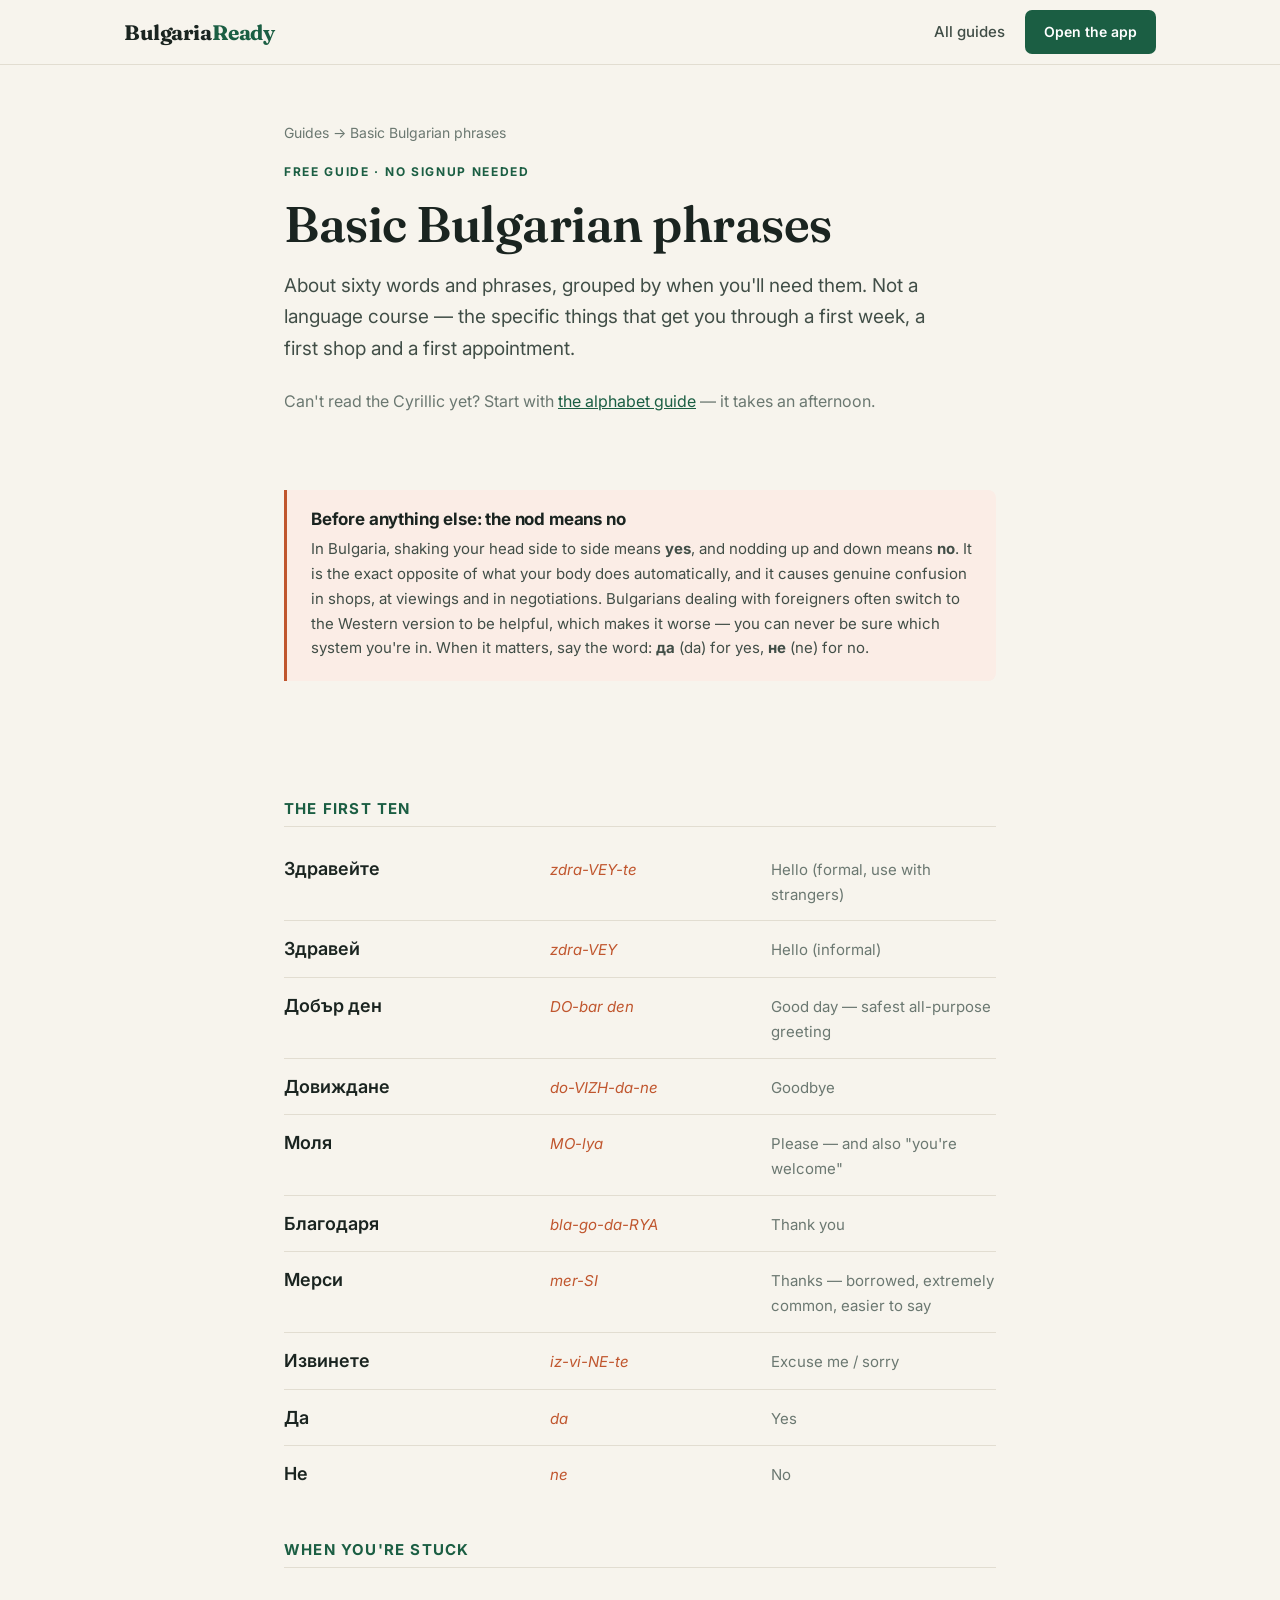
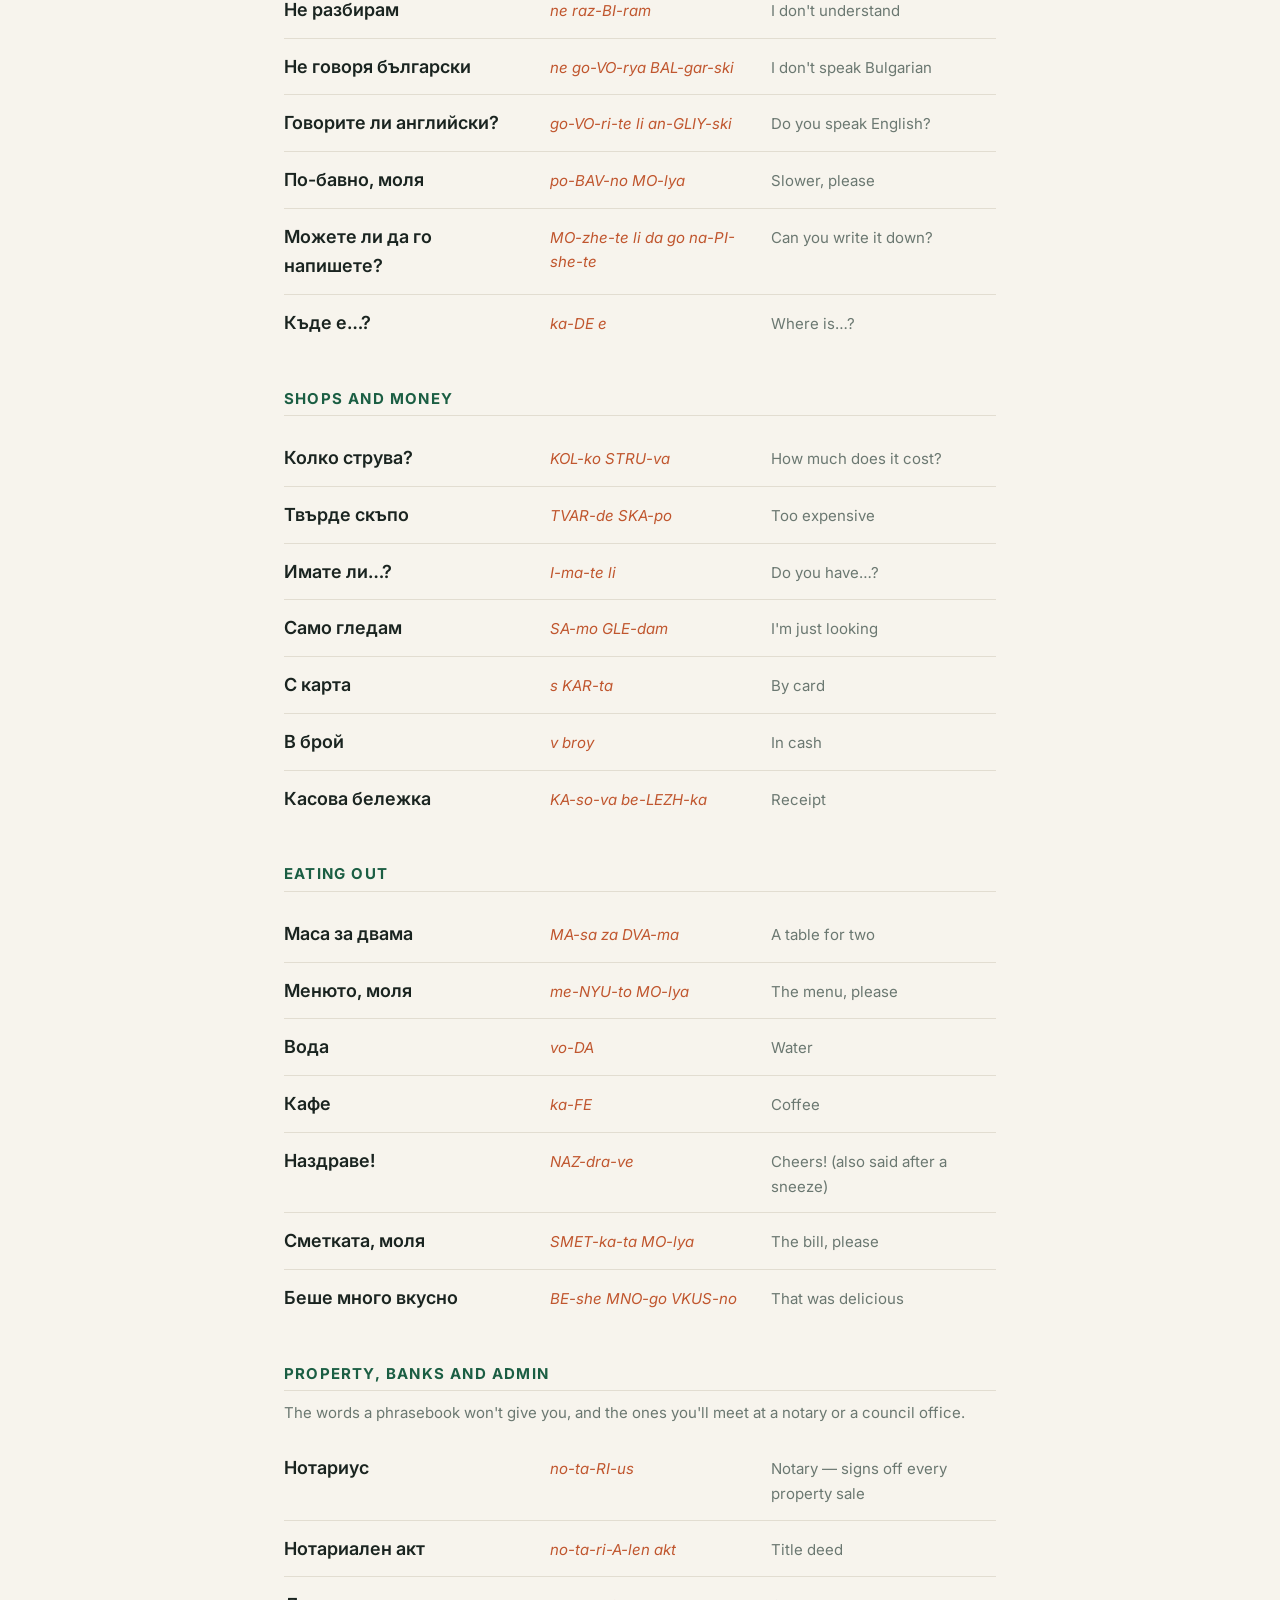
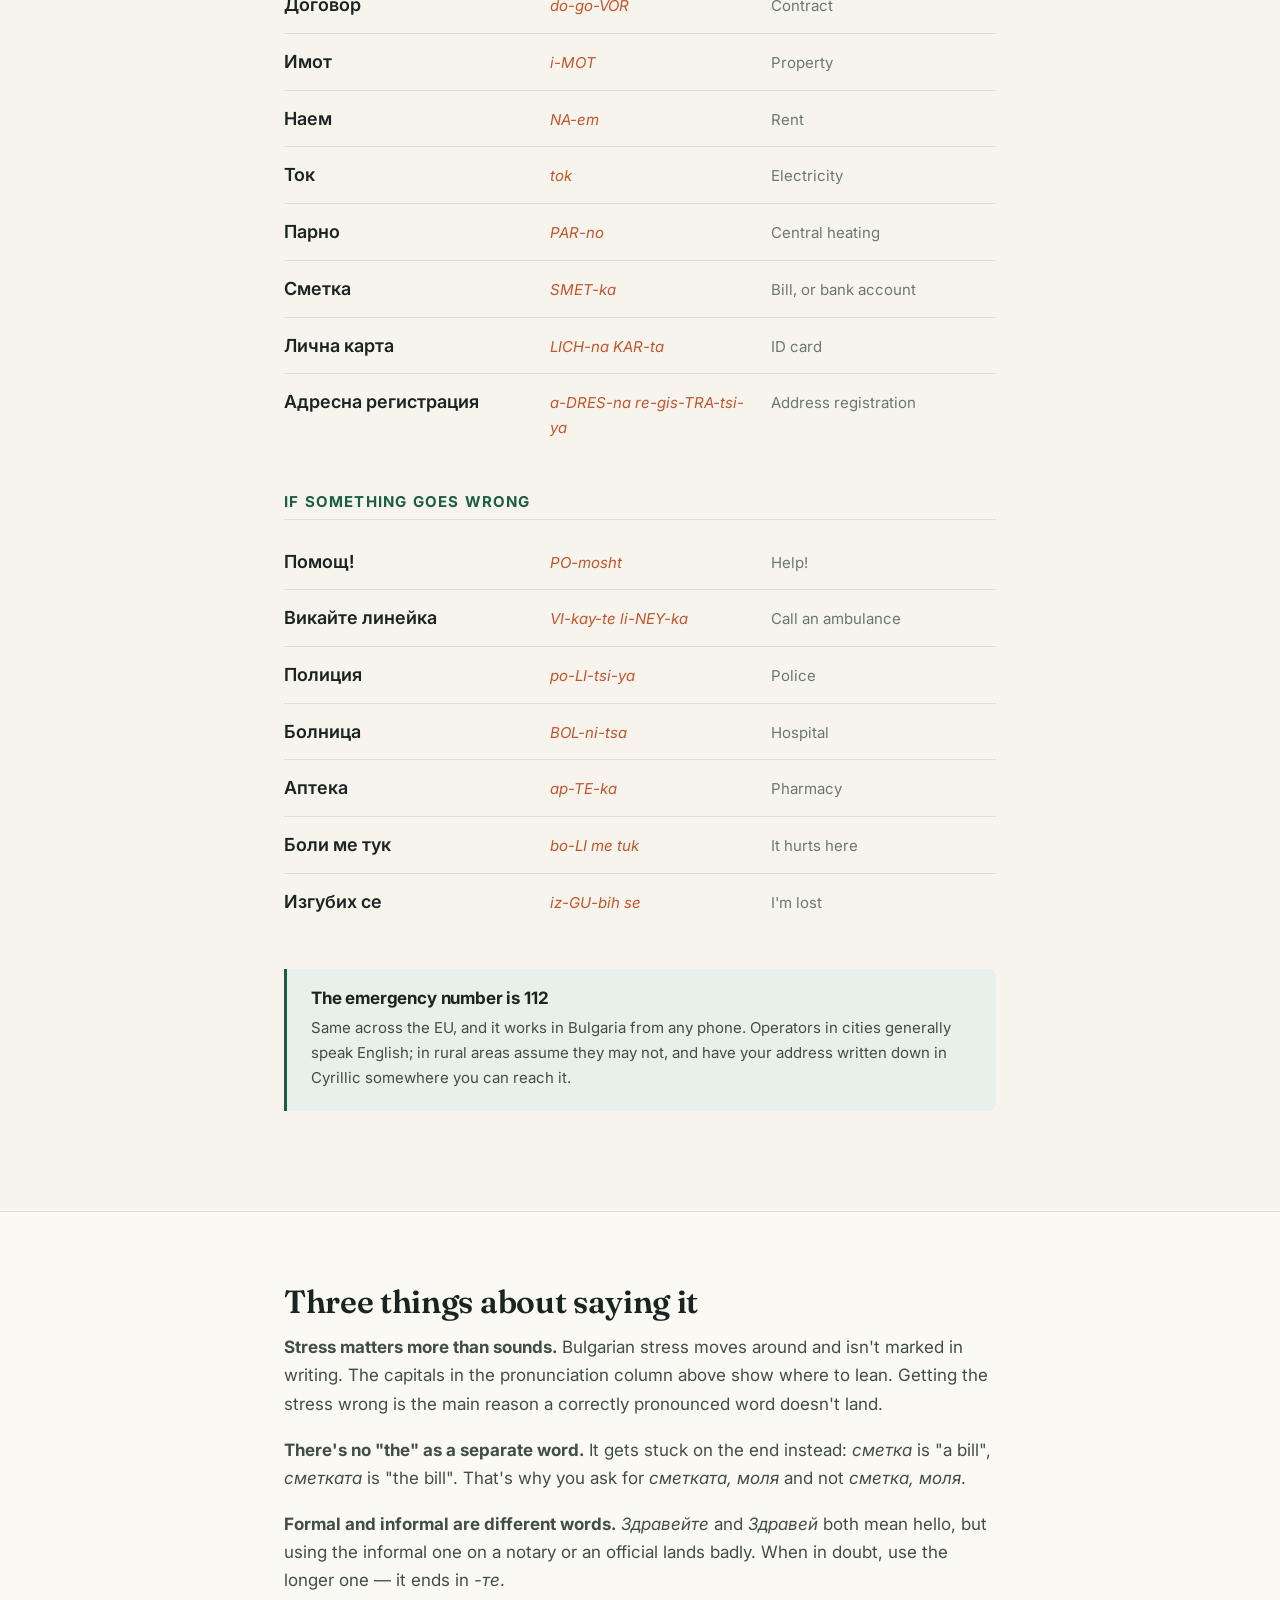
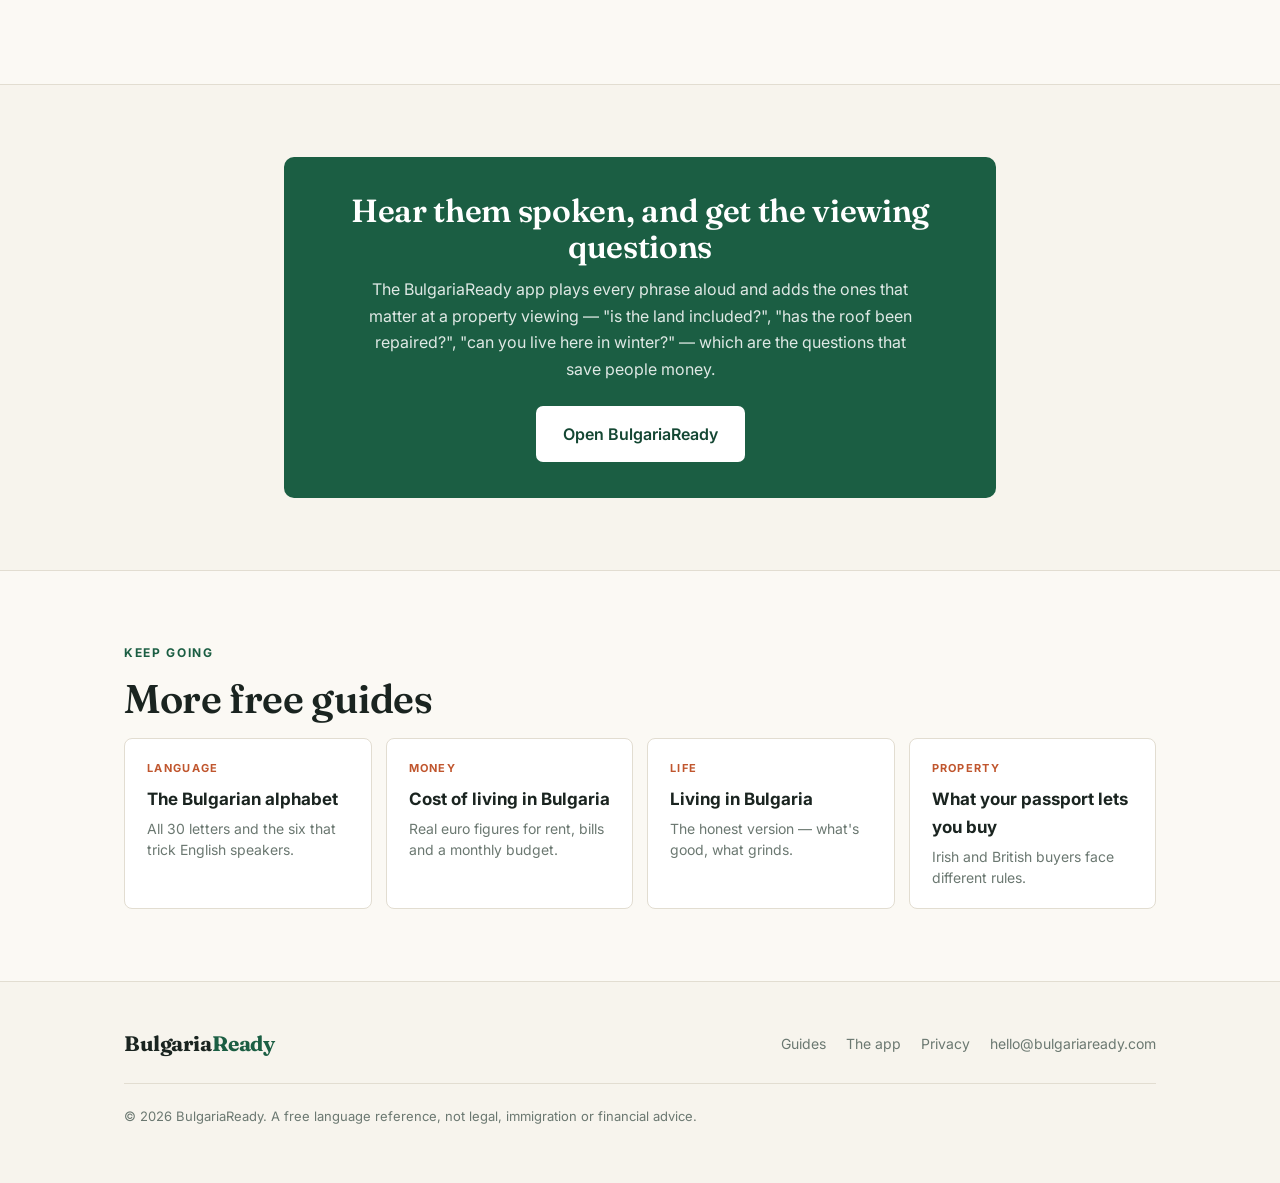
<file: bulgaria-ready/basic-bulgarian-phrases.html>
<!DOCTYPE html>
<html lang="en">
<head>
<meta charset="UTF-8">
<meta name="viewport" content="width=device-width, initial-scale=1.0">

<title>Basic Bulgarian Phrases: 60 Words That Actually Get You Through a Week</title>
<meta name="description" content="Free list of basic Bulgarian phrases with Cyrillic and pronunciation — greetings, shopping, eating out, emergencies, and the property and admin words nobody teaches you. Plus the nod that means no.">
<link rel="canonical" href="https://learn.bulgariaready.com/basic-bulgarian-phrases">

<meta property="og:title" content="Basic Bulgarian Phrases That Actually Get You Through a Week">
<meta property="og:description" content="Greetings, shopping, emergencies — and the property and admin words nobody teaches you. Free, with pronunciation.">
<meta property="og:type" content="article">
<meta property="og:url" content="https://learn.bulgariaready.com/basic-bulgarian-phrases">
<meta name="twitter:card" content="summary_large_image">

<link rel="preconnect" href="https://fonts.googleapis.com">
<link rel="preconnect" href="https://fonts.gstatic.com" crossorigin>
<link href="https://fonts.googleapis.com/css2?family=Fraunces:opsz,wght@9..144,400;9..144,600;9..144,700&family=Inter:wght@400;500;600;700&display=swap" rel="stylesheet">
<link rel="stylesheet" href="styles.css">

<style>
  .guide-hero { padding: 56px 0 8px; }
  .guide-hero h1 { font-size: clamp(32px, 5.2vw, 50px); margin-bottom: 18px; }
  .guide-hero .lede { font-size: 19px; max-width: 660px; margin-bottom: 24px; }
  .breadcrumb { font-size: 14px; color: var(--muted); margin-bottom: 18px; }
  .breadcrumb a { color: var(--muted); text-decoration: none; }
  .breadcrumb a:hover { color: var(--green); text-decoration: underline; }
</style>
</head>
<body>

<nav>
  <div class="nav-inner">
    <a href="index.html" class="logo">Bulgaria<span>Ready</span></a>
    <div class="nav-right">
      <a href="index.html#guides" class="nav-link">All guides</a>
      <a href="https://bulgariaready.com" class="btn btn-primary btn-sm">Open the app</a>
    </div>
  </div>
</nav>

<div class="guide-hero">
  <div class="wrap narrow">
    <p class="breadcrumb"><a href="index.html">Guides</a> → Basic Bulgarian phrases</p>
    <p class="eyebrow">Free guide · No signup needed</p>
    <h1>Basic Bulgarian phrases</h1>
    <p class="lede">
      About sixty words and phrases, grouped by when you'll need them. Not a language
      course — the specific things that get you through a first week, a first shop and
      a first appointment.
    </p>
    <p style="font-size:16px;color:var(--muted)">
      Can't read the Cyrillic yet? Start with
      <a href="bulgarian-alphabet.html">the alphabet guide</a> — it takes an afternoon.
    </p>
  </div>
</div>

<!-- ═══ THE NOD ═══ -->
<section style="padding-top:40px">
  <div class="wrap narrow">
    <div class="callout" style="border-left-color:var(--terra);background:var(--terra-soft)">
      <h3>Before anything else: the nod means no</h3>
      <p>
        In Bulgaria, shaking your head side to side means <strong>yes</strong>, and
        nodding up and down means <strong>no</strong>. It is the exact opposite of what
        your body does automatically, and it causes genuine confusion in shops, at
        viewings and in negotiations. Bulgarians dealing with foreigners often switch to
        the Western version to be helpful, which makes it worse — you can never be sure
        which system you're in. When it matters, say the word: <strong>да</strong> (da)
        for yes, <strong>не</strong> (ne) for no.
      </p>
    </div>
  </div>
</section>

<!-- ═══ PHRASES ═══ -->
<section style="padding-top:20px">
  <div class="wrap narrow">

    <div class="phrase-block">
      <h3>The first ten</h3>
      <div class="phrase-row"><span class="ph-bg">Здравейте</span><span class="ph-tr">zdra-VEY-te</span><span class="ph-en">Hello (formal, use with strangers)</span></div>
      <div class="phrase-row"><span class="ph-bg">Здравей</span><span class="ph-tr">zdra-VEY</span><span class="ph-en">Hello (informal)</span></div>
      <div class="phrase-row"><span class="ph-bg">Добър ден</span><span class="ph-tr">DO-bar den</span><span class="ph-en">Good day — safest all-purpose greeting</span></div>
      <div class="phrase-row"><span class="ph-bg">Довиждане</span><span class="ph-tr">do-VIZH-da-ne</span><span class="ph-en">Goodbye</span></div>
      <div class="phrase-row"><span class="ph-bg">Моля</span><span class="ph-tr">MO-lya</span><span class="ph-en">Please — and also "you're welcome"</span></div>
      <div class="phrase-row"><span class="ph-bg">Благодаря</span><span class="ph-tr">bla-go-da-RYA</span><span class="ph-en">Thank you</span></div>
      <div class="phrase-row"><span class="ph-bg">Мерси</span><span class="ph-tr">mer-SI</span><span class="ph-en">Thanks — borrowed, extremely common, easier to say</span></div>
      <div class="phrase-row"><span class="ph-bg">Извинете</span><span class="ph-tr">iz-vi-NE-te</span><span class="ph-en">Excuse me / sorry</span></div>
      <div class="phrase-row"><span class="ph-bg">Да</span><span class="ph-tr">da</span><span class="ph-en">Yes</span></div>
      <div class="phrase-row"><span class="ph-bg">Не</span><span class="ph-tr">ne</span><span class="ph-en">No</span></div>
    </div>

    <div class="phrase-block">
      <h3>When you're stuck</h3>
      <div class="phrase-row"><span class="ph-bg">Не разбирам</span><span class="ph-tr">ne raz-BI-ram</span><span class="ph-en">I don't understand</span></div>
      <div class="phrase-row"><span class="ph-bg">Не говоря български</span><span class="ph-tr">ne go-VO-rya BAL-gar-ski</span><span class="ph-en">I don't speak Bulgarian</span></div>
      <div class="phrase-row"><span class="ph-bg">Говорите ли английски?</span><span class="ph-tr">go-VO-ri-te li an-GLIY-ski</span><span class="ph-en">Do you speak English?</span></div>
      <div class="phrase-row"><span class="ph-bg">По-бавно, моля</span><span class="ph-tr">po-BAV-no MO-lya</span><span class="ph-en">Slower, please</span></div>
      <div class="phrase-row"><span class="ph-bg">Можете ли да го напишете?</span><span class="ph-tr">MO-zhe-te li da go na-PI-she-te</span><span class="ph-en">Can you write it down?</span></div>
      <div class="phrase-row"><span class="ph-bg">Къде е…?</span><span class="ph-tr">ka-DE e</span><span class="ph-en">Where is…?</span></div>
    </div>

    <div class="phrase-block">
      <h3>Shops and money</h3>
      <div class="phrase-row"><span class="ph-bg">Колко струва?</span><span class="ph-tr">KOL-ko STRU-va</span><span class="ph-en">How much does it cost?</span></div>
      <div class="phrase-row"><span class="ph-bg">Твърде скъпо</span><span class="ph-tr">TVAR-de SKA-po</span><span class="ph-en">Too expensive</span></div>
      <div class="phrase-row"><span class="ph-bg">Имате ли…?</span><span class="ph-tr">I-ma-te li</span><span class="ph-en">Do you have…?</span></div>
      <div class="phrase-row"><span class="ph-bg">Само гледам</span><span class="ph-tr">SA-mo GLE-dam</span><span class="ph-en">I'm just looking</span></div>
      <div class="phrase-row"><span class="ph-bg">С карта</span><span class="ph-tr">s KAR-ta</span><span class="ph-en">By card</span></div>
      <div class="phrase-row"><span class="ph-bg">В брой</span><span class="ph-tr">v broy</span><span class="ph-en">In cash</span></div>
      <div class="phrase-row"><span class="ph-bg">Касова бележка</span><span class="ph-tr">KA-so-va be-LEZH-ka</span><span class="ph-en">Receipt</span></div>
    </div>

    <div class="phrase-block">
      <h3>Eating out</h3>
      <div class="phrase-row"><span class="ph-bg">Маса за двама</span><span class="ph-tr">MA-sa za DVA-ma</span><span class="ph-en">A table for two</span></div>
      <div class="phrase-row"><span class="ph-bg">Менюто, моля</span><span class="ph-tr">me-NYU-to MO-lya</span><span class="ph-en">The menu, please</span></div>
      <div class="phrase-row"><span class="ph-bg">Вода</span><span class="ph-tr">vo-DA</span><span class="ph-en">Water</span></div>
      <div class="phrase-row"><span class="ph-bg">Кафе</span><span class="ph-tr">ka-FE</span><span class="ph-en">Coffee</span></div>
      <div class="phrase-row"><span class="ph-bg">Наздраве!</span><span class="ph-tr">NAZ-dra-ve</span><span class="ph-en">Cheers! (also said after a sneeze)</span></div>
      <div class="phrase-row"><span class="ph-bg">Сметката, моля</span><span class="ph-tr">SMET-ka-ta MO-lya</span><span class="ph-en">The bill, please</span></div>
      <div class="phrase-row"><span class="ph-bg">Беше много вкусно</span><span class="ph-tr">BE-she MNO-go VKUS-no</span><span class="ph-en">That was delicious</span></div>
    </div>

    <div class="phrase-block">
      <h3>Property, banks and admin</h3>
      <p style="font-size:15px;color:var(--muted);margin:-4px 0 14px">
        The words a phrasebook won't give you, and the ones you'll meet at a notary or
        a council office.
      </p>
      <div class="phrase-row"><span class="ph-bg">Нотариус</span><span class="ph-tr">no-ta-RI-us</span><span class="ph-en">Notary — signs off every property sale</span></div>
      <div class="phrase-row"><span class="ph-bg">Нотариален акт</span><span class="ph-tr">no-ta-ri-A-len akt</span><span class="ph-en">Title deed</span></div>
      <div class="phrase-row"><span class="ph-bg">Договор</span><span class="ph-tr">do-go-VOR</span><span class="ph-en">Contract</span></div>
      <div class="phrase-row"><span class="ph-bg">Имот</span><span class="ph-tr">i-MOT</span><span class="ph-en">Property</span></div>
      <div class="phrase-row"><span class="ph-bg">Наем</span><span class="ph-tr">NA-em</span><span class="ph-en">Rent</span></div>
      <div class="phrase-row"><span class="ph-bg">Ток</span><span class="ph-tr">tok</span><span class="ph-en">Electricity</span></div>
      <div class="phrase-row"><span class="ph-bg">Парно</span><span class="ph-tr">PAR-no</span><span class="ph-en">Central heating</span></div>
      <div class="phrase-row"><span class="ph-bg">Сметка</span><span class="ph-tr">SMET-ka</span><span class="ph-en">Bill, or bank account</span></div>
      <div class="phrase-row"><span class="ph-bg">Лична карта</span><span class="ph-tr">LICH-na KAR-ta</span><span class="ph-en">ID card</span></div>
      <div class="phrase-row"><span class="ph-bg">Адресна регистрация</span><span class="ph-tr">a-DRES-na re-gis-TRA-tsi-ya</span><span class="ph-en">Address registration</span></div>
    </div>

    <div class="phrase-block">
      <h3>If something goes wrong</h3>
      <div class="phrase-row"><span class="ph-bg">Помощ!</span><span class="ph-tr">PO-mosht</span><span class="ph-en">Help!</span></div>
      <div class="phrase-row"><span class="ph-bg">Викайте линейка</span><span class="ph-tr">VI-kay-te li-NEY-ka</span><span class="ph-en">Call an ambulance</span></div>
      <div class="phrase-row"><span class="ph-bg">Полиция</span><span class="ph-tr">po-LI-tsi-ya</span><span class="ph-en">Police</span></div>
      <div class="phrase-row"><span class="ph-bg">Болница</span><span class="ph-tr">BOL-ni-tsa</span><span class="ph-en">Hospital</span></div>
      <div class="phrase-row"><span class="ph-bg">Аптека</span><span class="ph-tr">ap-TE-ka</span><span class="ph-en">Pharmacy</span></div>
      <div class="phrase-row"><span class="ph-bg">Боли ме тук</span><span class="ph-tr">bo-LI me tuk</span><span class="ph-en">It hurts here</span></div>
      <div class="phrase-row"><span class="ph-bg">Изгубих се</span><span class="ph-tr">iz-GU-bih se</span><span class="ph-en">I'm lost</span></div>
    </div>

    <div class="callout">
      <h3>The emergency number is 112</h3>
      <p>
        Same across the EU, and it works in Bulgaria from any phone. Operators in cities
        generally speak English; in rural areas assume they may not, and have your
        address written down in Cyrillic somewhere you can reach it.
      </p>
    </div>

  </div>
</section>

<!-- ═══ PRONUNCIATION NOTE ═══ -->
<section class="tint">
  <div class="wrap narrow prose">
    <h2>Three things about saying it</h2>
    <p>
      <strong>Stress matters more than sounds.</strong> Bulgarian stress moves around
      and isn't marked in writing. The capitals in the pronunciation column above show
      where to lean. Getting the stress wrong is the main reason a correctly pronounced
      word doesn't land.
    </p>
    <p>
      <strong>There's no "the" as a separate word.</strong> It gets stuck on the end
      instead: <em>сметка</em> is "a bill", <em>сметката</em> is "the bill". That's why
      you ask for <em>сметката, моля</em> and not <em>сметка, моля</em>.
    </p>
    <p>
      <strong>Formal and informal are different words.</strong> <em>Здравейте</em> and
      <em>Здравей</em> both mean hello, but using the informal one on a notary or an
      official lands badly. When in doubt, use the longer one — it ends in <em>-те</em>.
    </p>
  </div>
</section>

<!-- ═══ APP CTA ═══ -->
<section>
  <div class="wrap narrow">
    <div class="cta-band">
      <h2>Hear them spoken, and get the viewing questions</h2>
      <p>
        The BulgariaReady app plays every phrase aloud and adds the ones that matter at
        a property viewing — "is the land included?", "has the roof been repaired?",
        "can you live here in winter?" — which are the questions that save people money.
      </p>
      <a href="https://bulgariaready.com" class="btn btn-primary">Open BulgariaReady</a>
    </div>
  </div>
</section>

<!-- ═══ MORE GUIDES ═══ -->
<section class="tint">
  <div class="wrap">
    <p class="eyebrow">Keep going</p>
    <h2 class="section-title">More free guides</h2>
    <div class="guides-strip">
      <a href="bulgarian-alphabet.html" class="guide-tile">
        <span class="gt-kind">Language</span>
        <div class="gt-title">The Bulgarian alphabet</div>
        <p class="gt-desc">All 30 letters and the six that trick English speakers.</p>
      </a>
      <a href="cost-of-living-in-bulgaria.html" class="guide-tile">
        <span class="gt-kind">Money</span>
        <div class="gt-title">Cost of living in Bulgaria</div>
        <p class="gt-desc">Real euro figures for rent, bills and a monthly budget.</p>
      </a>
      <a href="living-in-bulgaria.html" class="guide-tile">
        <span class="gt-kind">Life</span>
        <div class="gt-title">Living in Bulgaria</div>
        <p class="gt-desc">The honest version — what's good, what grinds.</p>
      </a>
      <a href="index.html#passport" class="guide-tile">
        <span class="gt-kind">Property</span>
        <div class="gt-title">What your passport lets you buy</div>
        <p class="gt-desc">Irish and British buyers face different rules.</p>
      </a>
    </div>
  </div>
</section>

<footer>
  <div class="wrap">
    <div class="foot-top">
      <div class="logo">Bulgaria<span>Ready</span></div>
      <div class="foot-links">
        <a href="index.html">Guides</a>
        <a href="https://bulgariaready.com">The app</a>
        <a href="privacy.html">Privacy</a>
        <!-- TODO: your real Zoho address -->
        <a href="mailto:hello@bulgariaready.com">hello@bulgariaready.com</a>
      </div>
    </div>
    <p class="foot-legal">
      &copy; 2026 BulgariaReady. A free language reference, not legal, immigration or
      financial advice.
    </p>
  </div>
</footer>

</body>
</html>
</file>
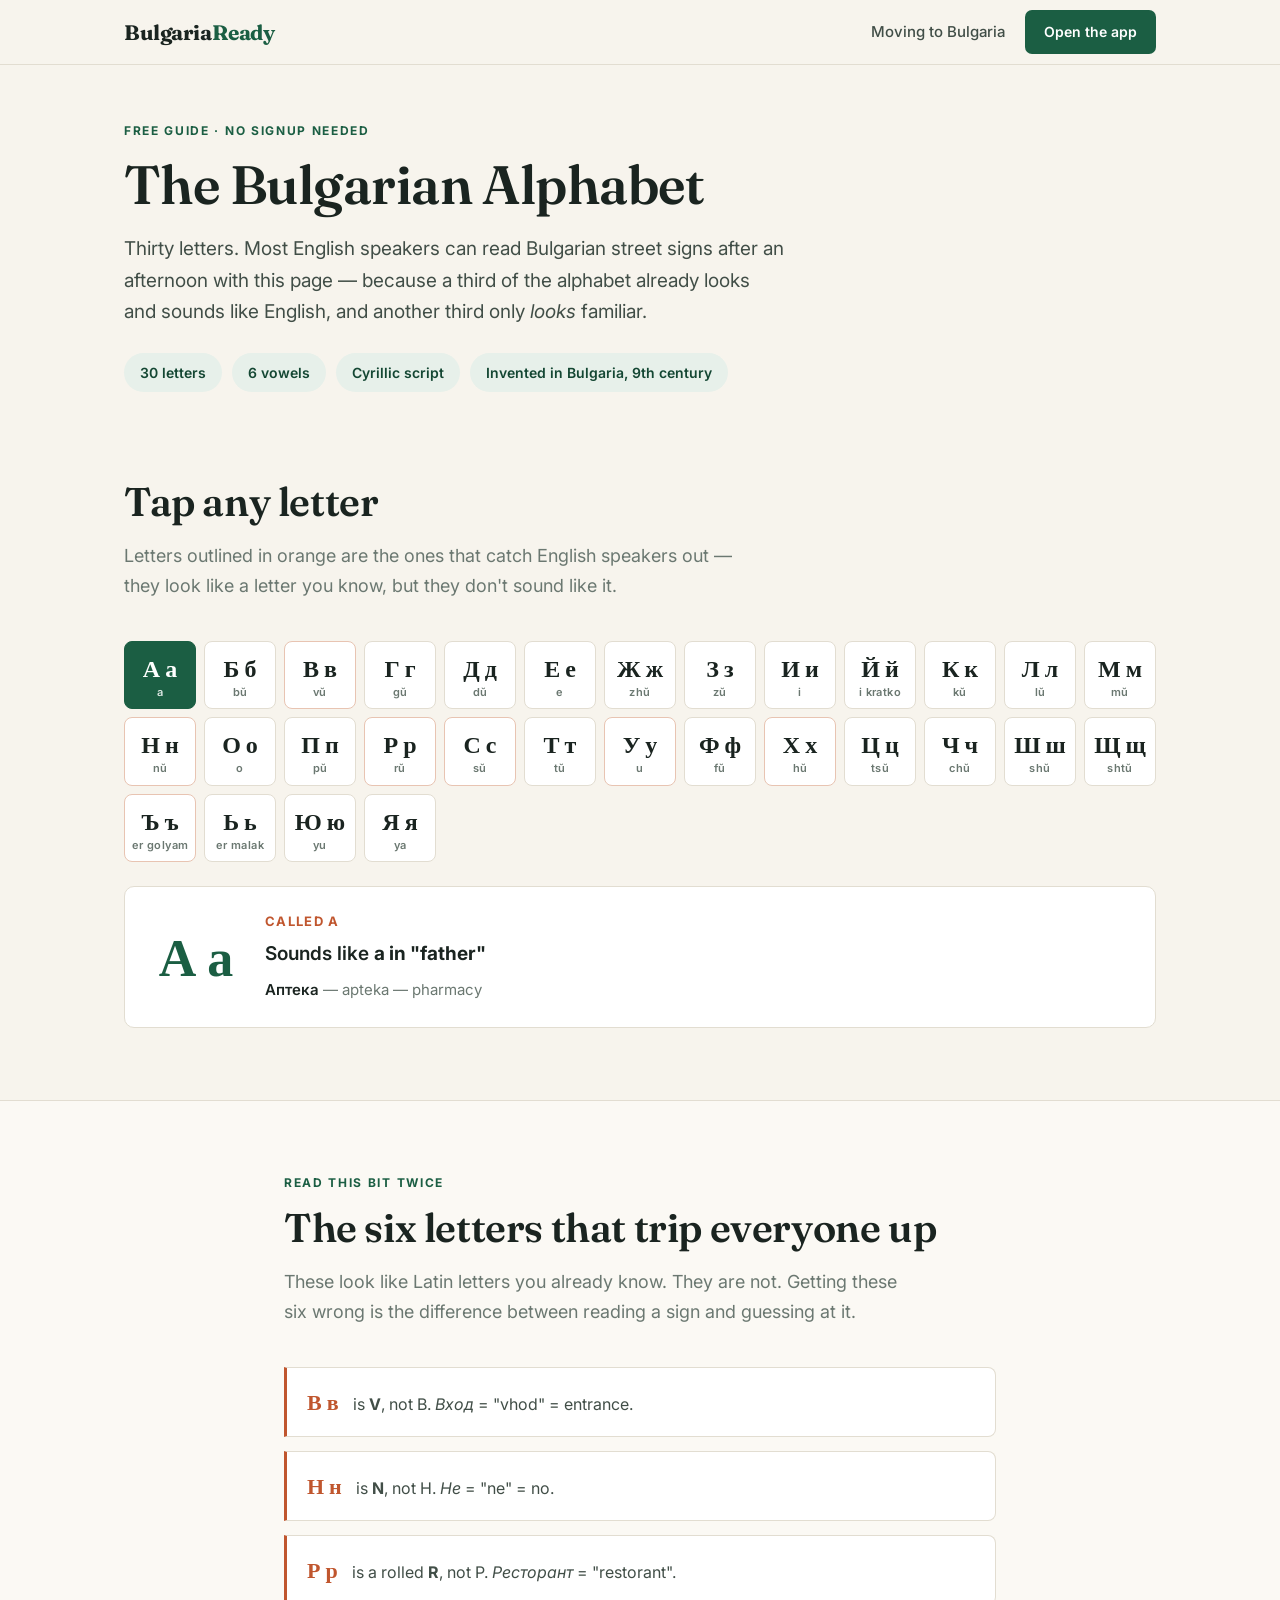
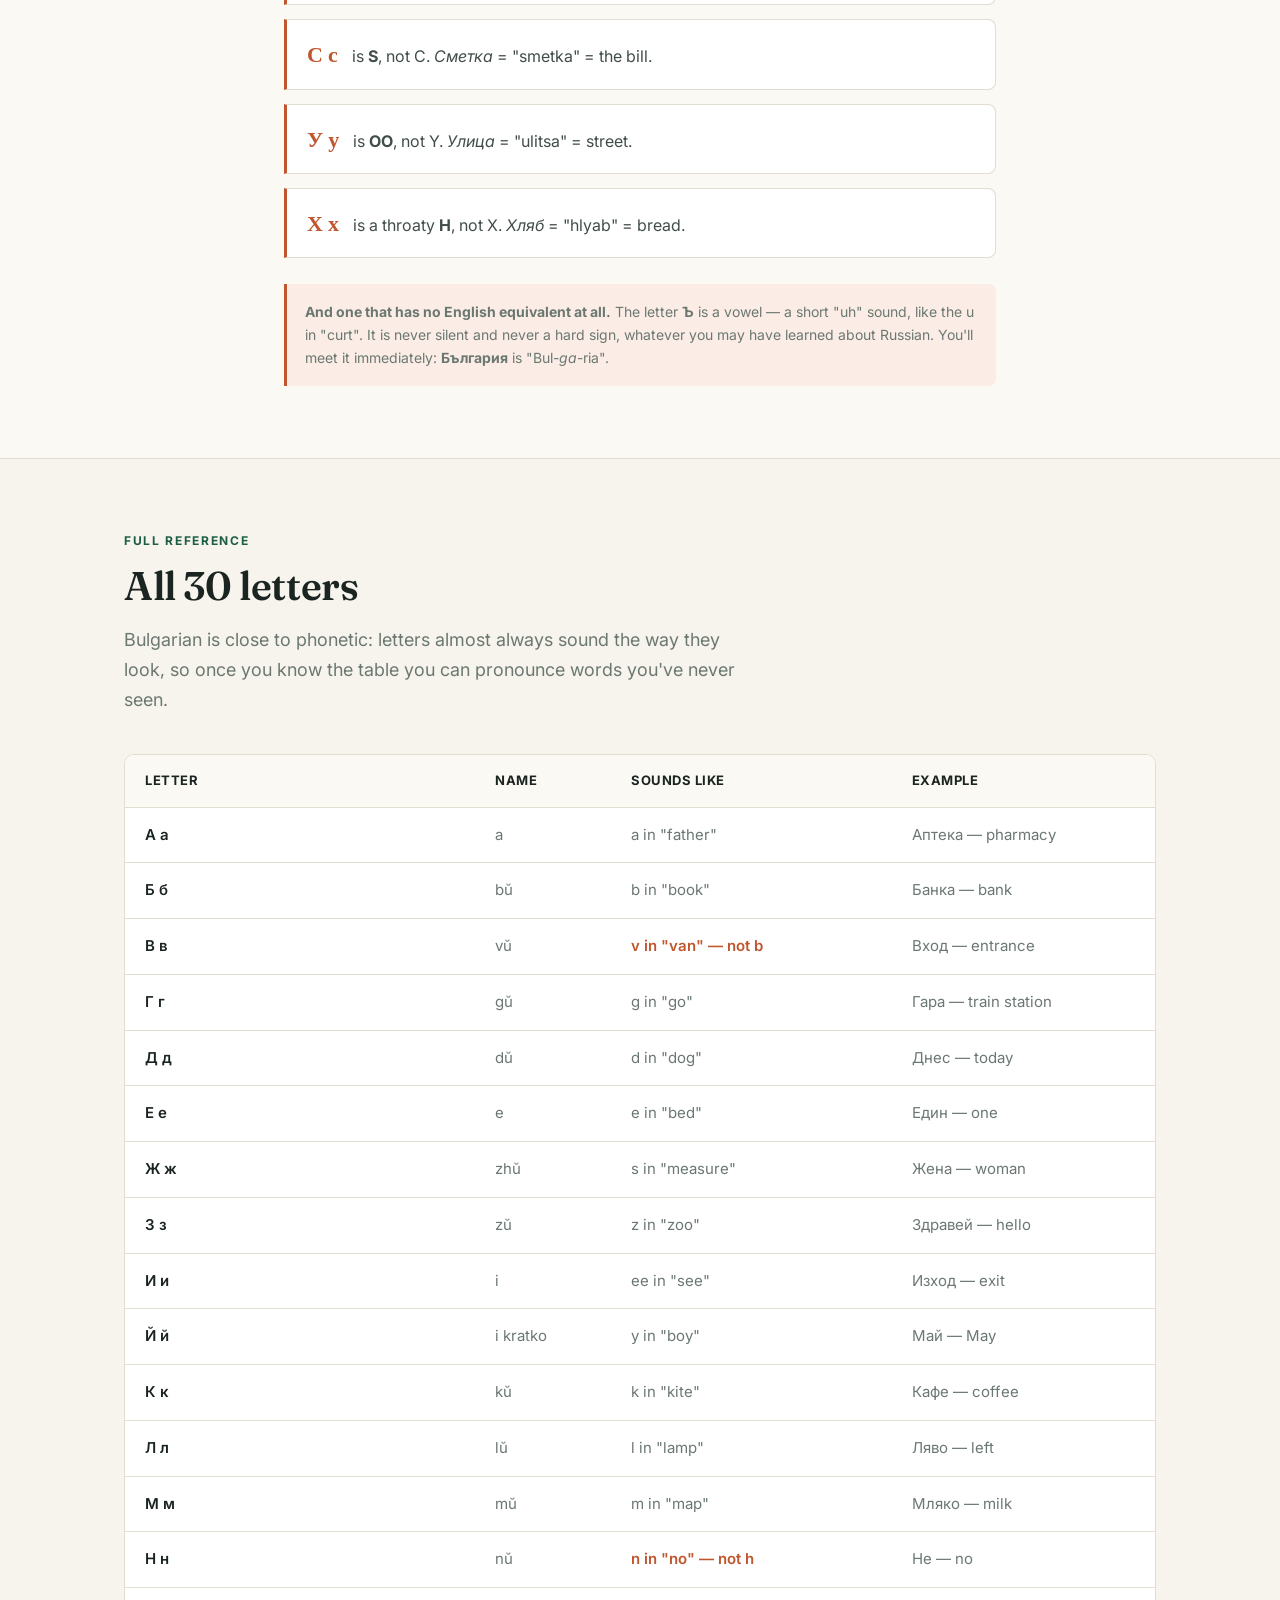
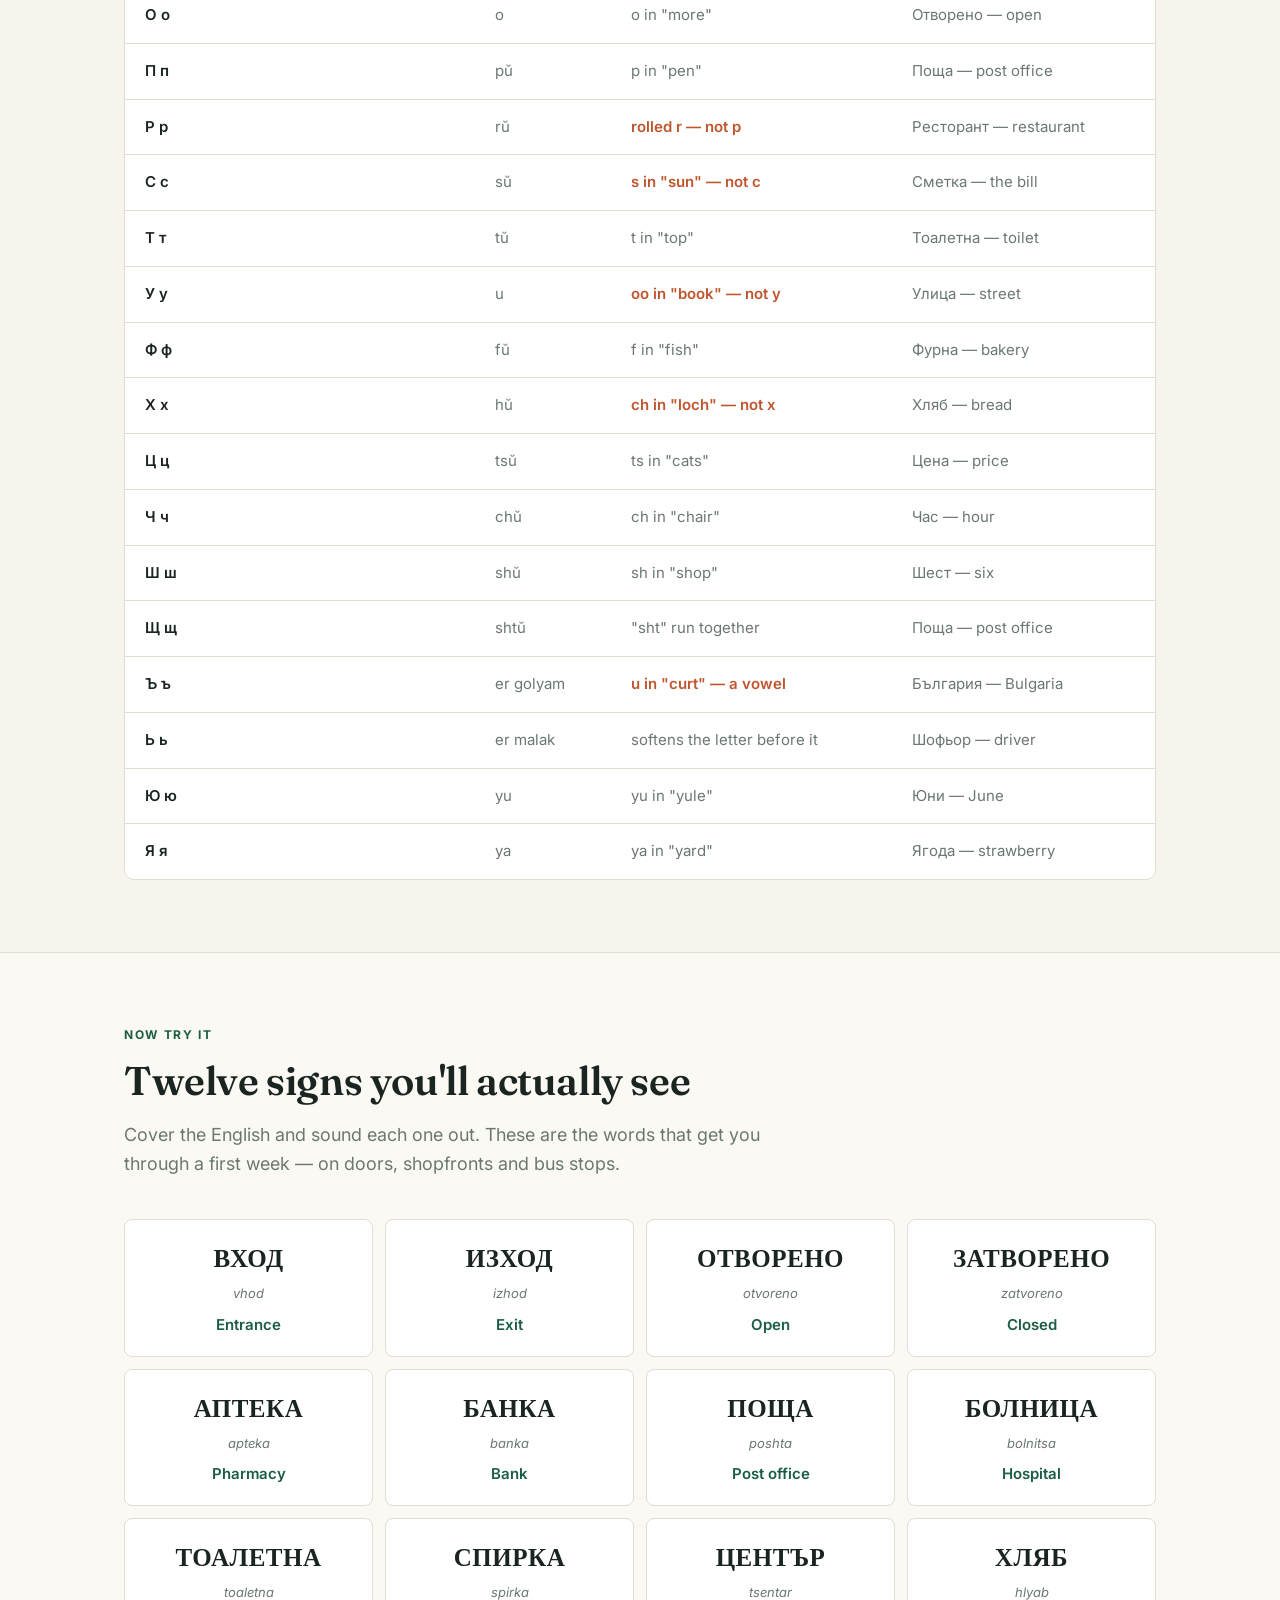
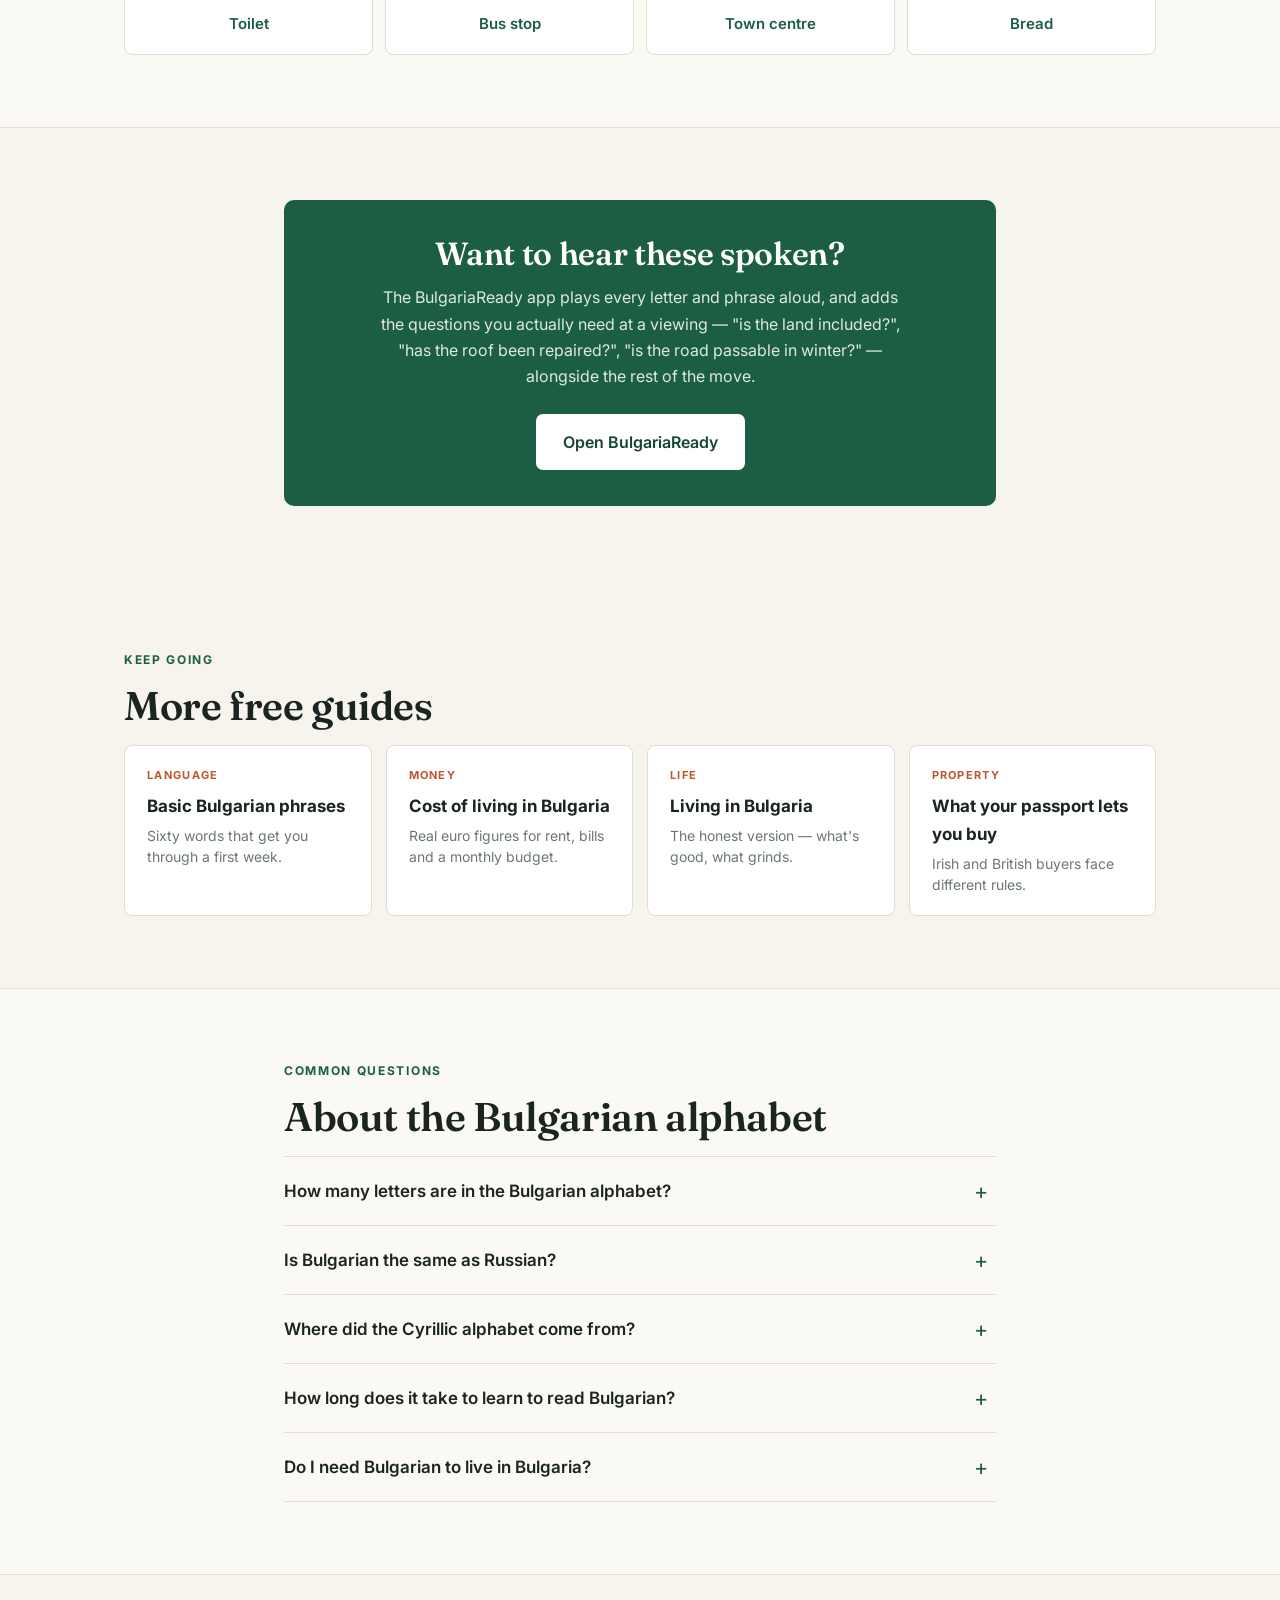
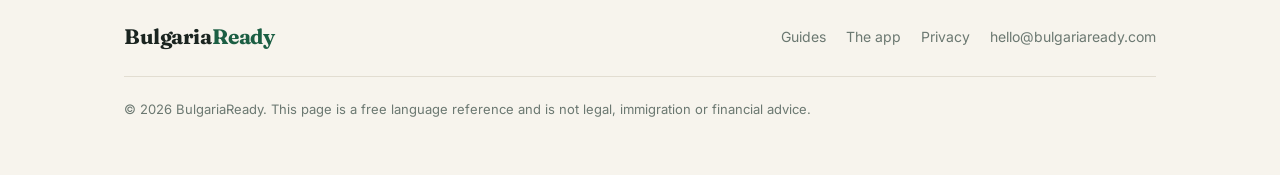
<file: bulgaria-ready/bulgarian-alphabet.html>
<!DOCTYPE html>
<html lang="en">
<head>
<meta charset="UTF-8">
<meta name="viewport" content="width=device-width, initial-scale=1.0">

<title>The Bulgarian Alphabet: All 30 Cyrillic Letters with English Sounds</title>
<meta name="description" content="A free guide to the Bulgarian alphabet — all 30 Cyrillic letters, how each one sounds in English, the six letters that trick English speakers, and real Bulgarian signs to practise on.">
<link rel="canonical" href="https://learn.bulgariaready.com/bulgarian-alphabet">

<meta property="og:title" content="The Bulgarian Alphabet: All 30 Cyrillic Letters with English Sounds">
<meta property="og:description" content="Learn to read Bulgarian signs in an afternoon. All 30 letters, the six that trick English speakers, and real signs to practise on. Free.">
<meta property="og:type" content="article">
<meta property="og:url" content="https://learn.bulgariaready.com/bulgarian-alphabet">
<meta name="twitter:card" content="summary_large_image">

<link rel="preconnect" href="https://fonts.googleapis.com">
<link rel="preconnect" href="https://fonts.gstatic.com" crossorigin>
<link href="https://fonts.googleapis.com/css2?family=Fraunces:opsz,wght@9..144,400;9..144,600;9..144,700&family=Inter:wght@400;500;600;700&display=swap" rel="stylesheet">
<link rel="stylesheet" href="styles.css">

<style>
  .letter-hero { padding: 56px 0 8px; }
  .letter-hero h1 { font-size: clamp(34px, 5.6vw, 54px); margin-bottom: 18px; }
  .letter-hero .lede { font-size: 19px; max-width: 660px; margin-bottom: 26px; }

  .quick-facts {
    display: flex;
    flex-wrap: wrap;
    gap: 10px;
    margin-bottom: 8px;
  }
  .qf {
    background: var(--green-soft);
    color: var(--green-dark);
    font-size: 14px;
    font-weight: 600;
    padding: 8px 16px;
    border-radius: 999px;
  }

  /* interactive letter grid */
  .alpha-grid {
    display: grid;
    grid-template-columns: repeat(auto-fill, minmax(72px, 1fr));
    gap: 8px;
    margin-bottom: 24px;
  }

  .alpha-btn {
    font-family: var(--display);
    font-size: 24px;
    font-weight: 600;
    color: var(--ink);
    background: var(--cream);
    border: 1px solid var(--border);
    border-radius: 8px;
    padding: 14px 4px 10px;
    cursor: pointer;
    text-align: center;
    line-height: 1.1;
    transition: border-color 0.15s, background 0.15s;
  }
  .alpha-btn small {
    display: block;
    font-family: var(--body);
    font-size: 11px;
    font-weight: 600;
    color: var(--muted);
    margin-top: 4px;
    letter-spacing: 0.04em;
  }
  .alpha-btn:hover { border-color: var(--green); background: var(--green-soft); }
  .alpha-btn.tricky { border-color: #E8C4B2; }
  .alpha-btn[aria-pressed="true"] {
    background: var(--green);
    border-color: var(--green);
    color: #fff;
  }
  .alpha-btn[aria-pressed="true"] small { color: rgba(255,255,255,0.85); }

  .detail {
    background: var(--cream);
    border: 1px solid var(--border);
    border-radius: var(--radius);
    padding: 24px 26px;
    display: grid;
    grid-template-columns: 90px 1fr;
    gap: 24px;
    align-items: center;
    min-height: 130px;
  }
  .detail-char {
    font-family: var(--display);
    font-size: 52px;
    font-weight: 600;
    color: var(--green);
    text-align: center;
    line-height: 1;
  }
  .detail-name { font-size: 13px; font-weight: 700; letter-spacing: 0.1em; text-transform: uppercase; color: var(--terra); margin-bottom: 6px; }
  .detail-sound { font-size: 19px; color: var(--ink); font-weight: 600; margin-bottom: 8px; }
  .detail-ex { font-size: 15px; color: var(--muted); }
  .detail-ex b { color: var(--ink); font-weight: 600; }

  /* signs practice */
  .signs { display: grid; grid-template-columns: repeat(auto-fit, minmax(210px, 1fr)); gap: 12px; }
  .sign {
    background: var(--cream);
    border: 1px solid var(--border);
    border-radius: 8px;
    padding: 18px 20px;
    text-align: center;
  }
  .sign-word {
    font-family: var(--display);
    font-size: 25px;
    font-weight: 700;
    color: var(--ink);
    letter-spacing: 0.02em;
    margin-bottom: 4px;
  }
  .sign-tr { font-size: 13px; color: var(--muted); font-style: italic; margin-bottom: 8px; }
  .sign-en { font-size: 15px; font-weight: 600; color: var(--green); }

  .tricky-list { list-style: none; display: grid; gap: 14px; }
  .tricky-list li {
    background: var(--cream);
    border: 1px solid var(--border);
    border-left: 3px solid var(--terra);
    border-radius: 0 8px 8px 0;
    padding: 16px 20px;
    font-size: 16px;
  }
  .tricky-list .tl-char {
    font-family: var(--display);
    font-size: 22px;
    font-weight: 700;
    color: var(--terra);
    margin-right: 10px;
  }

  .cta-band {
    background: var(--green);
    color: #fff;
    border-radius: var(--radius);
    padding: 36px 32px;
    text-align: center;
  }
  .cta-band h2 { color: #fff; font-size: clamp(24px, 3.6vw, 32px); margin-bottom: 12px; }
  .cta-band p { color: rgba(255,255,255,0.86); font-size: 16px; max-width: 520px; margin: 0 auto 24px; }
  .cta-band .btn-primary { background: #fff; color: var(--green-dark); }
  .cta-band .btn-primary:hover { background: #EAF2EC; }

  @media (max-width: 560px) {
    .detail { grid-template-columns: 64px 1fr; gap: 16px; padding: 20px; }
    .detail-char { font-size: 40px; }
    .alpha-grid { grid-template-columns: repeat(auto-fill, minmax(60px, 1fr)); }
  }
</style>
</head>
<body>

<nav>
  <div class="nav-inner">
    <a href="index.html" class="logo">Bulgaria<span>Ready</span></a>
    <div class="nav-right">
      <a href="index.html" class="nav-link">Moving to Bulgaria</a>
      <a href="https://bulgariaready.com" class="btn btn-primary btn-sm">Open the app</a>
    </div>
  </div>
</nav>

<!-- ═══ HERO ═══ -->
<div class="letter-hero">
  <div class="wrap">
    <p class="eyebrow">Free guide · No signup needed</p>
    <h1>The Bulgarian Alphabet</h1>
    <p class="lede">
      Thirty letters. Most English speakers can read Bulgarian street signs after an
      afternoon with this page — because a third of the alphabet already looks and
      sounds like English, and another third only <em>looks</em> familiar.
    </p>
    <div class="quick-facts">
      <span class="qf">30 letters</span>
      <span class="qf">6 vowels</span>
      <span class="qf">Cyrillic script</span>
      <span class="qf">Invented in Bulgaria, 9th century</span>
    </div>
  </div>
</div>

<!-- ═══ INTERACTIVE GRID ═══ -->
<section>
  <div class="wrap">
    <h2 class="section-title">Tap any letter</h2>
    <p class="section-intro">
      Letters outlined in orange are the ones that catch English speakers out — they
      look like a letter you know, but they don't sound like it.
    </p>

    <div class="alpha-grid" id="alphaGrid"></div>

    <div class="detail" id="detail" aria-live="polite">
      <div class="detail-char" id="dChar">А</div>
      <div>
        <div class="detail-name">Called <span id="dName">а</span></div>
        <div class="detail-sound" id="dSound">Sounds like <b>a</b> in "father"</div>
        <p class="detail-ex" id="dEx"><b>Аптека</b> — apteka — pharmacy</p>
      </div>
    </div>
  </div>
</section>

<!-- ═══ THE SIX TRAPS ═══ -->
<section class="tint">
  <div class="wrap narrow">
    <p class="eyebrow">Read this bit twice</p>
    <h2 class="section-title">The six letters that trip everyone up</h2>
    <p class="section-intro">
      These look like Latin letters you already know. They are not. Getting these six
      wrong is the difference between reading a sign and guessing at it.
    </p>

    <ul class="tricky-list">
      <li><span class="tl-char">В в</span> is <strong>V</strong>, not B. <em>Вход</em> = "vhod" = entrance.</li>
      <li><span class="tl-char">Н н</span> is <strong>N</strong>, not H. <em>Не</em> = "ne" = no.</li>
      <li><span class="tl-char">Р р</span> is a rolled <strong>R</strong>, not P. <em>Ресторант</em> = "restorant".</li>
      <li><span class="tl-char">С с</span> is <strong>S</strong>, not C. <em>Сметка</em> = "smetka" = the bill.</li>
      <li><span class="tl-char">У у</span> is <strong>OO</strong>, not Y. <em>Улица</em> = "ulitsa" = street.</li>
      <li><span class="tl-char">Х х</span> is a throaty <strong>H</strong>, not X. <em>Хляб</em> = "hlyab" = bread.</li>
    </ul>

    <p class="disclaimer" style="margin-top:26px">
      <strong>And one that has no English equivalent at all.</strong> The letter
      <strong>Ъ</strong> is a vowel — a short "uh" sound, like the u in "curt". It is
      never silent and never a hard sign, whatever you may have learned about Russian.
      You'll meet it immediately: <strong>България</strong> is "Bul-<em>ga</em>-ria".
    </p>
  </div>
</section>

<!-- ═══ FULL TABLE (static for SEO) ═══ -->
<section>
  <div class="wrap">
    <p class="eyebrow">Full reference</p>
    <h2 class="section-title">All 30 letters</h2>
    <p class="section-intro">
      Bulgarian is close to phonetic: letters almost always sound the way they look, so
      once you know the table you can pronounce words you've never seen.
    </p>

    <div class="table-wrap">
      <table>
        <thead>
          <tr>
            <th scope="col">Letter</th>
            <th scope="col">Name</th>
            <th scope="col">Sounds like</th>
            <th scope="col">Example</th>
          </tr>
        </thead>
        <tbody>
          <tr><th scope="row">А а</th><td>a</td><td>a in "father"</td><td>Аптека — pharmacy</td></tr>
          <tr><th scope="row">Б б</th><td>bŭ</td><td>b in "book"</td><td>Банка — bank</td></tr>
          <tr><th scope="row">В в</th><td>vŭ</td><td class="careful">v in "van" — not b</td><td>Вход — entrance</td></tr>
          <tr><th scope="row">Г г</th><td>gŭ</td><td>g in "go"</td><td>Гара — train station</td></tr>
          <tr><th scope="row">Д д</th><td>dŭ</td><td>d in "dog"</td><td>Днес — today</td></tr>
          <tr><th scope="row">Е е</th><td>e</td><td>e in "bed"</td><td>Един — one</td></tr>
          <tr><th scope="row">Ж ж</th><td>zhŭ</td><td>s in "measure"</td><td>Жена — woman</td></tr>
          <tr><th scope="row">З з</th><td>zŭ</td><td>z in "zoo"</td><td>Здравей — hello</td></tr>
          <tr><th scope="row">И и</th><td>i</td><td>ee in "see"</td><td>Изход — exit</td></tr>
          <tr><th scope="row">Й й</th><td>i kratko</td><td>y in "boy"</td><td>Май — May</td></tr>
          <tr><th scope="row">К к</th><td>kŭ</td><td>k in "kite"</td><td>Кафе — coffee</td></tr>
          <tr><th scope="row">Л л</th><td>lŭ</td><td>l in "lamp"</td><td>Ляво — left</td></tr>
          <tr><th scope="row">М м</th><td>mŭ</td><td>m in "map"</td><td>Мляко — milk</td></tr>
          <tr><th scope="row">Н н</th><td>nŭ</td><td class="careful">n in "no" — not h</td><td>Не — no</td></tr>
          <tr><th scope="row">О о</th><td>o</td><td>o in "more"</td><td>Отворено — open</td></tr>
          <tr><th scope="row">П п</th><td>pŭ</td><td>p in "pen"</td><td>Поща — post office</td></tr>
          <tr><th scope="row">Р р</th><td>rŭ</td><td class="careful">rolled r — not p</td><td>Ресторант — restaurant</td></tr>
          <tr><th scope="row">С с</th><td>sŭ</td><td class="careful">s in "sun" — not c</td><td>Сметка — the bill</td></tr>
          <tr><th scope="row">Т т</th><td>tŭ</td><td>t in "top"</td><td>Тоалетна — toilet</td></tr>
          <tr><th scope="row">У у</th><td>u</td><td class="careful">oo in "book" — not y</td><td>Улица — street</td></tr>
          <tr><th scope="row">Ф ф</th><td>fŭ</td><td>f in "fish"</td><td>Фурна — bakery</td></tr>
          <tr><th scope="row">Х х</th><td>hŭ</td><td class="careful">ch in "loch" — not x</td><td>Хляб — bread</td></tr>
          <tr><th scope="row">Ц ц</th><td>tsŭ</td><td>ts in "cats"</td><td>Цена — price</td></tr>
          <tr><th scope="row">Ч ч</th><td>chŭ</td><td>ch in "chair"</td><td>Час — hour</td></tr>
          <tr><th scope="row">Ш ш</th><td>shŭ</td><td>sh in "shop"</td><td>Шест — six</td></tr>
          <tr><th scope="row">Щ щ</th><td>shtŭ</td><td>"sht" run together</td><td>Поща — post office</td></tr>
          <tr><th scope="row">Ъ ъ</th><td>er golyam</td><td class="careful">u in "curt" — a vowel</td><td>България — Bulgaria</td></tr>
          <tr><th scope="row">Ь ь</th><td>er malak</td><td>softens the letter before it</td><td>Шофьор — driver</td></tr>
          <tr><th scope="row">Ю ю</th><td>yu</td><td>yu in "yule"</td><td>Юни — June</td></tr>
          <tr><th scope="row">Я я</th><td>ya</td><td>ya in "yard"</td><td>Ягода — strawberry</td></tr>
        </tbody>
      </table>
    </div>
  </div>
</section>

<!-- ═══ PRACTICE ═══ -->
<section class="tint">
  <div class="wrap">
    <p class="eyebrow">Now try it</p>
    <h2 class="section-title">Twelve signs you'll actually see</h2>
    <p class="section-intro">
      Cover the English and sound each one out. These are the words that get you through
      a first week — on doors, shopfronts and bus stops.
    </p>

    <div class="signs">
      <div class="sign"><div class="sign-word">ВХОД</div><div class="sign-tr">vhod</div><div class="sign-en">Entrance</div></div>
      <div class="sign"><div class="sign-word">ИЗХОД</div><div class="sign-tr">izhod</div><div class="sign-en">Exit</div></div>
      <div class="sign"><div class="sign-word">ОТВОРЕНО</div><div class="sign-tr">otvoreno</div><div class="sign-en">Open</div></div>
      <div class="sign"><div class="sign-word">ЗАТВОРЕНО</div><div class="sign-tr">zatvoreno</div><div class="sign-en">Closed</div></div>
      <div class="sign"><div class="sign-word">АПТЕКА</div><div class="sign-tr">apteka</div><div class="sign-en">Pharmacy</div></div>
      <div class="sign"><div class="sign-word">БАНКА</div><div class="sign-tr">banka</div><div class="sign-en">Bank</div></div>
      <div class="sign"><div class="sign-word">ПОЩА</div><div class="sign-tr">poshta</div><div class="sign-en">Post office</div></div>
      <div class="sign"><div class="sign-word">БОЛНИЦА</div><div class="sign-tr">bolnitsa</div><div class="sign-en">Hospital</div></div>
      <div class="sign"><div class="sign-word">ТОАЛЕТНА</div><div class="sign-tr">toaletna</div><div class="sign-en">Toilet</div></div>
      <div class="sign"><div class="sign-word">СПИРКА</div><div class="sign-tr">spirka</div><div class="sign-en">Bus stop</div></div>
      <div class="sign"><div class="sign-word">ЦЕНТЪР</div><div class="sign-tr">tsentar</div><div class="sign-en">Town centre</div></div>
      <div class="sign"><div class="sign-word">ХЛЯБ</div><div class="sign-tr">hlyab</div><div class="sign-en">Bread</div></div>
    </div>
  </div>
</section>

<!-- ═══ CTA ═══ -->
<section>
  <div class="wrap narrow">
    <div class="cta-band">
      <h2>Want to hear these spoken?</h2>
      <p>
        The BulgariaReady app plays every letter and phrase aloud, and adds the
        questions you actually need at a viewing — "is the land included?", "has the
        roof been repaired?", "is the road passable in winter?" — alongside the rest of
        the move.
      </p>
      <a href="https://bulgariaready.com" class="btn btn-primary">Open BulgariaReady</a>
    </div>
  </div>
</section>

<!-- ═══ MORE GUIDES ═══ -->
<section>
  <div class="wrap">
    <p class="eyebrow">Keep going</p>
    <h2 class="section-title">More free guides</h2>
    <div class="guides-strip">
      <a href="basic-bulgarian-phrases.html" class="guide-tile">
        <span class="gt-kind">Language</span>
        <div class="gt-title">Basic Bulgarian phrases</div>
        <p class="gt-desc">Sixty words that get you through a first week.</p>
      </a>
      <a href="cost-of-living-in-bulgaria.html" class="guide-tile">
        <span class="gt-kind">Money</span>
        <div class="gt-title">Cost of living in Bulgaria</div>
        <p class="gt-desc">Real euro figures for rent, bills and a monthly budget.</p>
      </a>
      <a href="living-in-bulgaria.html" class="guide-tile">
        <span class="gt-kind">Life</span>
        <div class="gt-title">Living in Bulgaria</div>
        <p class="gt-desc">The honest version — what's good, what grinds.</p>
      </a>
      <a href="index.html#passport" class="guide-tile">
        <span class="gt-kind">Property</span>
        <div class="gt-title">What your passport lets you buy</div>
        <p class="gt-desc">Irish and British buyers face different rules.</p>
      </a>
    </div>
  </div>
</section>

<!-- ═══ FAQ ═══ -->
<section class="tint">
  <div class="wrap narrow">
    <p class="eyebrow">Common questions</p>
    <h2 class="section-title">About the Bulgarian alphabet</h2>

    <details class="faq-item">
      <summary>How many letters are in the Bulgarian alphabet?</summary>
      <p class="answer">
        Thirty. Six are vowels (а, е, и, о, у, ъ) and the rest are consonants, plus ь
        which modifies the consonant before it rather than making a sound of its own.
      </p>
    </details>

    <details class="faq-item">
      <summary>Is Bulgarian the same as Russian?</summary>
      <p class="answer">
        No. Both use Cyrillic, but the alphabets differ and the languages are not
        mutually intelligible. Russian has 33 letters to Bulgarian's 30. The biggest
        trap for anyone coming from Russian is Ъ, which is a full vowel in Bulgarian but
        a silent hard sign in Russian.
      </p>
    </details>

    <details class="faq-item">
      <summary>Where did the Cyrillic alphabet come from?</summary>
      <p class="answer">
        It was developed in the First Bulgarian Empire in the 9th century, by students
        of Saints Cyril and Methodius, and spread from there across the Slavic world.
        Bulgaria marks it every year on 24 May, which is a public holiday.
      </p>
    </details>

    <details class="faq-item">
      <summary>How long does it take to learn to read Bulgarian?</summary>
      <p class="answer">
        Reading — sounding words out — takes most people a few hours, because Bulgarian
        spelling is close to phonetic. Understanding what you've read is a different and
        much longer job, but being able to decode a street sign, a bill or a pharmacy
        window is genuinely quick.
      </p>
    </details>

    <details class="faq-item">
      <summary>Do I need Bulgarian to live in Bulgaria?</summary>
      <p class="answer">
        You can get by in tourist areas and among younger people in cities without it.
        Away from the coast and in any dealing with a bank, a notary, a council office
        or a builder, it stops being optional very quickly — and reading the alphabet is
        the first step that pays for itself.
      </p>
    </details>
  </div>
</section>

<!-- ═══ FOOTER ═══ -->
<footer>
  <div class="wrap">
    <div class="foot-top">
      <div class="logo">Bulgaria<span>Ready</span></div>
      <div class="foot-links">
        <a href="index.html">Guides</a>
        <a href="https://bulgariaready.com">The app</a>
        <a href="privacy.html">Privacy</a>
        <!-- TODO: your real Zoho address -->
        <a href="mailto:hello@bulgariaready.com">hello@bulgariaready.com</a>
      </div>
    </div>
    <p class="foot-legal">
      &copy; 2026 BulgariaReady. This page is a free language reference and is not legal,
      immigration or financial advice.
    </p>
  </div>
</footer>

<script>
var LETTERS = [
  ['А','а','a in "father"','Аптека','apteka','pharmacy',0],
  ['Б','bŭ','b in "book"','Банка','banka','bank',0],
  ['В','vŭ','v in "van" — not b','Вход','vhod','entrance',1],
  ['Г','gŭ','g in "go"','Гара','gara','train station',0],
  ['Д','dŭ','d in "dog"','Днес','dnes','today',0],
  ['Е','e','e in "bed"','Един','edin','one',0],
  ['Ж','zhŭ','s in "measure"','Жена','zhena','woman',0],
  ['З','zŭ','z in "zoo"','Здравей','zdravey','hello',0],
  ['И','i','ee in "see"','Изход','izhod','exit',0],
  ['Й','i kratko','y in "boy"','Май','may','May',0],
  ['К','kŭ','k in "kite"','Кафе','kafe','coffee',0],
  ['Л','lŭ','l in "lamp"','Ляво','lyavo','left',0],
  ['М','mŭ','m in "map"','Мляко','mlyako','milk',0],
  ['Н','nŭ','n in "no" — not h','Не','ne','no',1],
  ['О','o','o in "more"','Отворено','otvoreno','open',0],
  ['П','pŭ','p in "pen"','Поща','poshta','post office',0],
  ['Р','rŭ','a rolled r — not p','Ресторант','restorant','restaurant',1],
  ['С','sŭ','s in "sun" — not c','Сметка','smetka','the bill',1],
  ['Т','tŭ','t in "top"','Тоалетна','toaletna','toilet',0],
  ['У','u','oo in "book" — not y','Улица','ulitsa','street',1],
  ['Ф','fŭ','f in "fish"','Фурна','furna','bakery',0],
  ['Х','hŭ','ch in "loch" — not x','Хляб','hlyab','bread',1],
  ['Ц','tsŭ','ts in "cats"','Цена','tsena','price',0],
  ['Ч','chŭ','ch in "chair"','Час','chas','hour',0],
  ['Ш','shŭ','sh in "shop"','Шест','shest','six',0],
  ['Щ','shtŭ','"sht" run together','Щастие','shtastie','happiness',0],
  ['Ъ','er golyam','u in "curt" — a vowel','България','Balgariya','Bulgaria',1],
  ['Ь','er malak','softens the letter before it','Шофьор','shofyor','driver',0],
  ['Ю','yu','yu in "yule"','Юни','yuni','June',0],
  ['Я','ya','ya in "yard"','Ягода','yagoda','strawberry',0]
];

(function () {
  var grid = document.getElementById('alphaGrid');
  var dChar = document.getElementById('dChar');
  var dName = document.getElementById('dName');
  var dSound = document.getElementById('dSound');
  var dEx = document.getElementById('dEx');
  var buttons = [];

  function select(i) {
    var L = LETTERS[i];
    dChar.textContent = L[0] + ' ' + L[0].toLowerCase();
    dName.textContent = L[1];
    dSound.innerHTML = 'Sounds like <b>' + L[2] + '</b>';
    dEx.innerHTML = '<b>' + L[3] + '</b> — ' + L[4] + ' — ' + L[5];
    buttons.forEach(function (b, n) {
      b.setAttribute('aria-pressed', n === i ? 'true' : 'false');
    });
  }

  LETTERS.forEach(function (L, i) {
    var b = document.createElement('button');
    b.type = 'button';
    b.className = 'alpha-btn' + (L[6] ? ' tricky' : '');
    b.setAttribute('aria-pressed', 'false');
    b.setAttribute('aria-label', 'Letter ' + L[0] + ', sounds like ' + L[2]);
    b.innerHTML = L[0] + ' ' + L[0].toLowerCase() + '<small>' + L[1] + '</small>';
    b.addEventListener('click', function () { select(i); });
    grid.appendChild(b);
    buttons.push(b);
  });

  select(0);
})();
</script>

<script type="application/ld+json">
{
  "@context": "https://schema.org",
  "@type": "FAQPage",
  "mainEntity": [
    {
      "@type": "Question",
      "name": "How many letters are in the Bulgarian alphabet?",
      "acceptedAnswer": {
        "@type": "Answer",
        "text": "Thirty. Six are vowels (а, е, и, о, у, ъ) and the rest are consonants, plus ь which modifies the consonant before it rather than making a sound of its own."
      }
    },
    {
      "@type": "Question",
      "name": "Is Bulgarian the same as Russian?",
      "acceptedAnswer": {
        "@type": "Answer",
        "text": "No. Both use Cyrillic, but the alphabets differ and the languages are not mutually intelligible. Russian has 33 letters to Bulgarian's 30. The biggest trap for anyone coming from Russian is Ъ, which is a full vowel in Bulgarian but a silent hard sign in Russian."
      }
    },
    {
      "@type": "Question",
      "name": "Where did the Cyrillic alphabet come from?",
      "acceptedAnswer": {
        "@type": "Answer",
        "text": "It was developed in the First Bulgarian Empire in the 9th century, by students of Saints Cyril and Methodius, and spread from there across the Slavic world. Bulgaria marks it every year on 24 May, which is a public holiday."
      }
    },
    {
      "@type": "Question",
      "name": "How long does it take to learn to read Bulgarian?",
      "acceptedAnswer": {
        "@type": "Answer",
        "text": "Reading — sounding words out — takes most people a few hours, because Bulgarian spelling is close to phonetic. Understanding what you have read is a different and much longer job, but being able to decode a street sign, a bill or a pharmacy window is genuinely quick."
      }
    },
    {
      "@type": "Question",
      "name": "Do I need Bulgarian to live in Bulgaria?",
      "acceptedAnswer": {
        "@type": "Answer",
        "text": "You can get by in tourist areas and among younger people in cities without it. Away from the coast and in any dealing with a bank, a notary, a council office or a builder, it stops being optional very quickly."
      }
    }
  ]
}
</script>

</body>
</html>
</file>
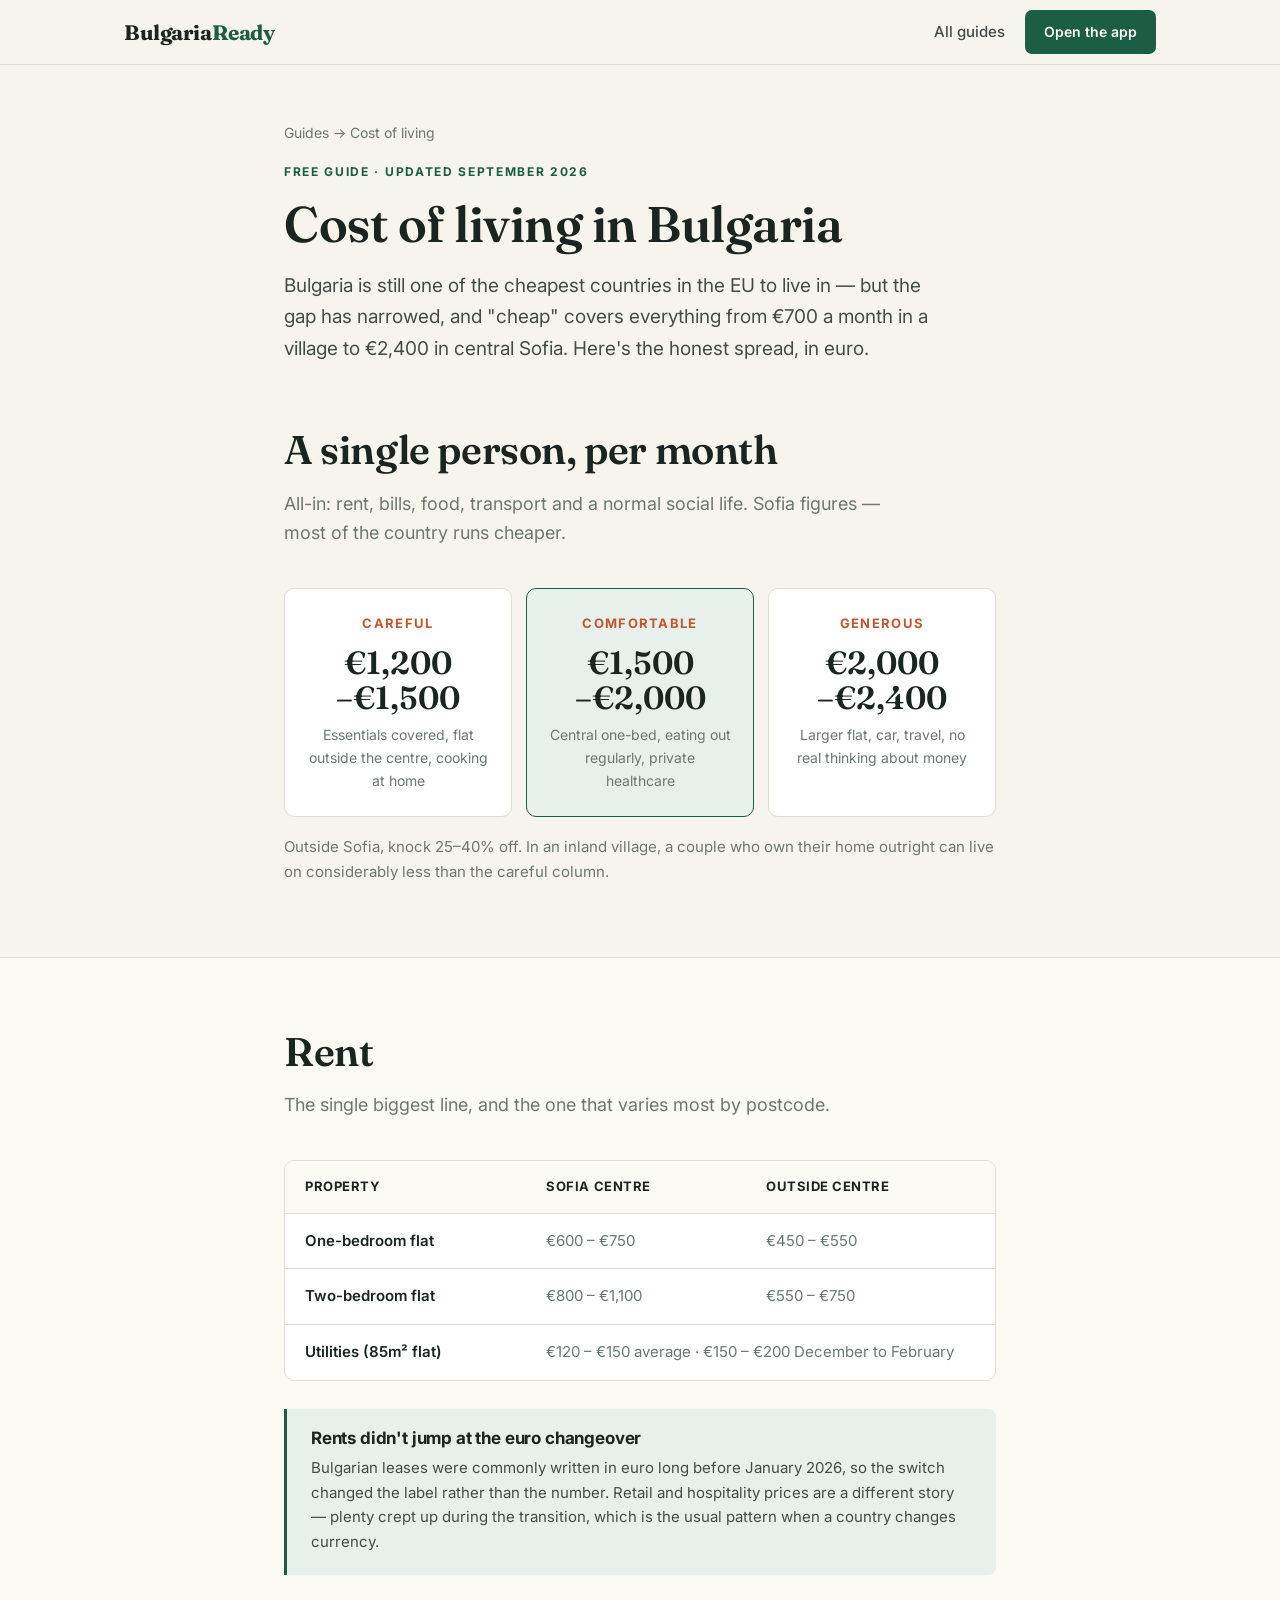
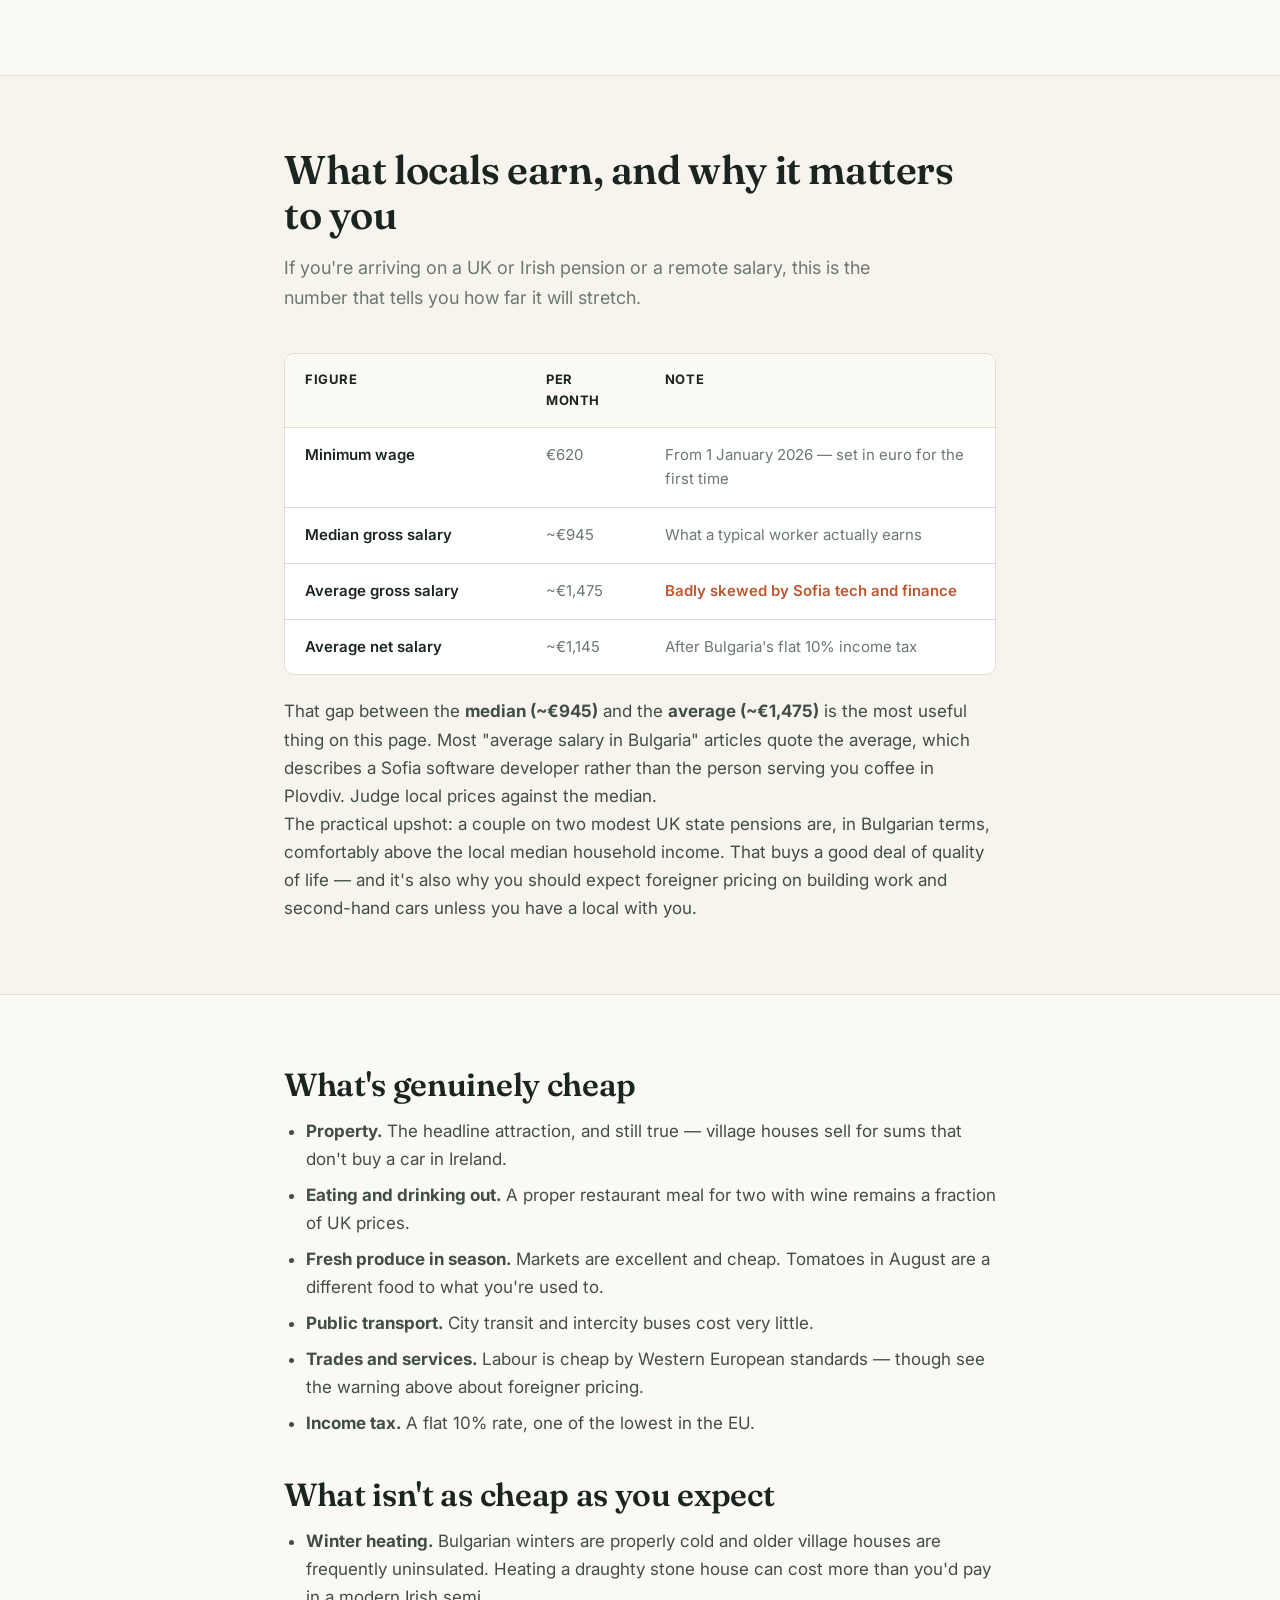
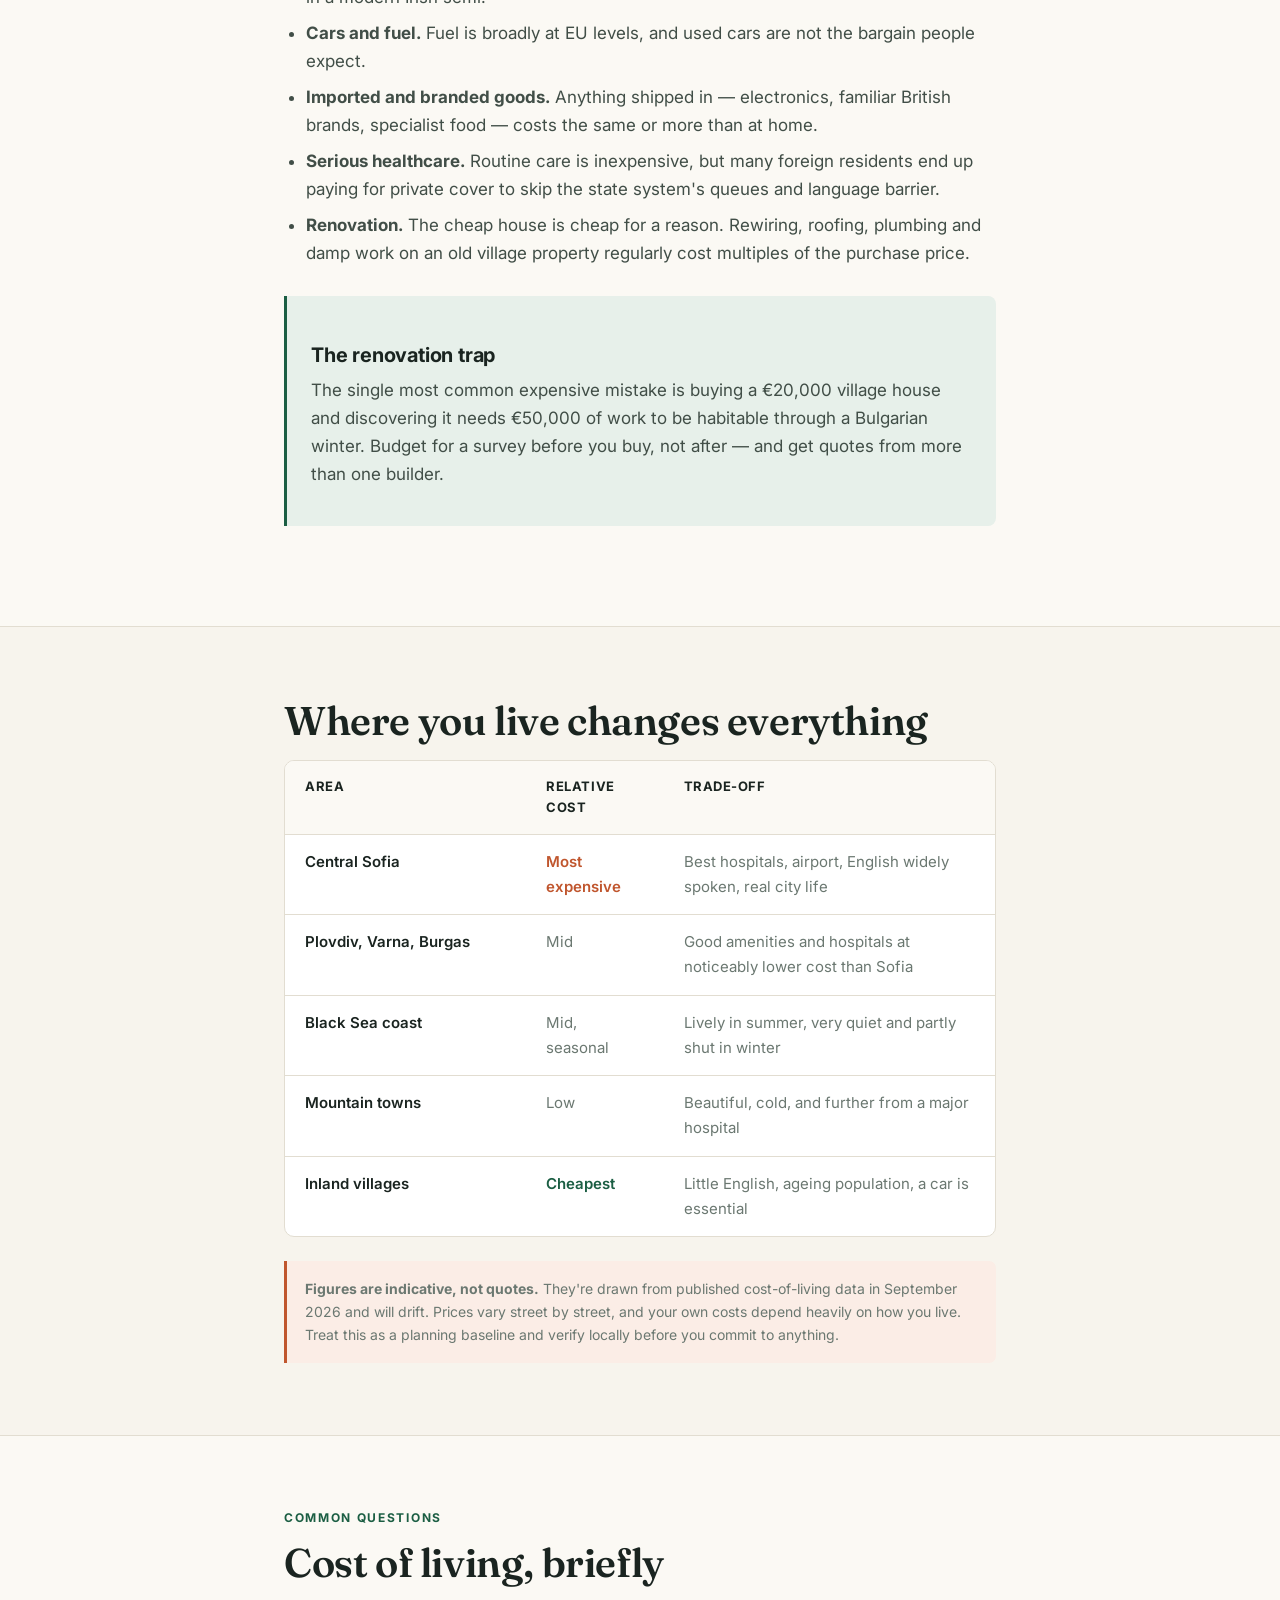
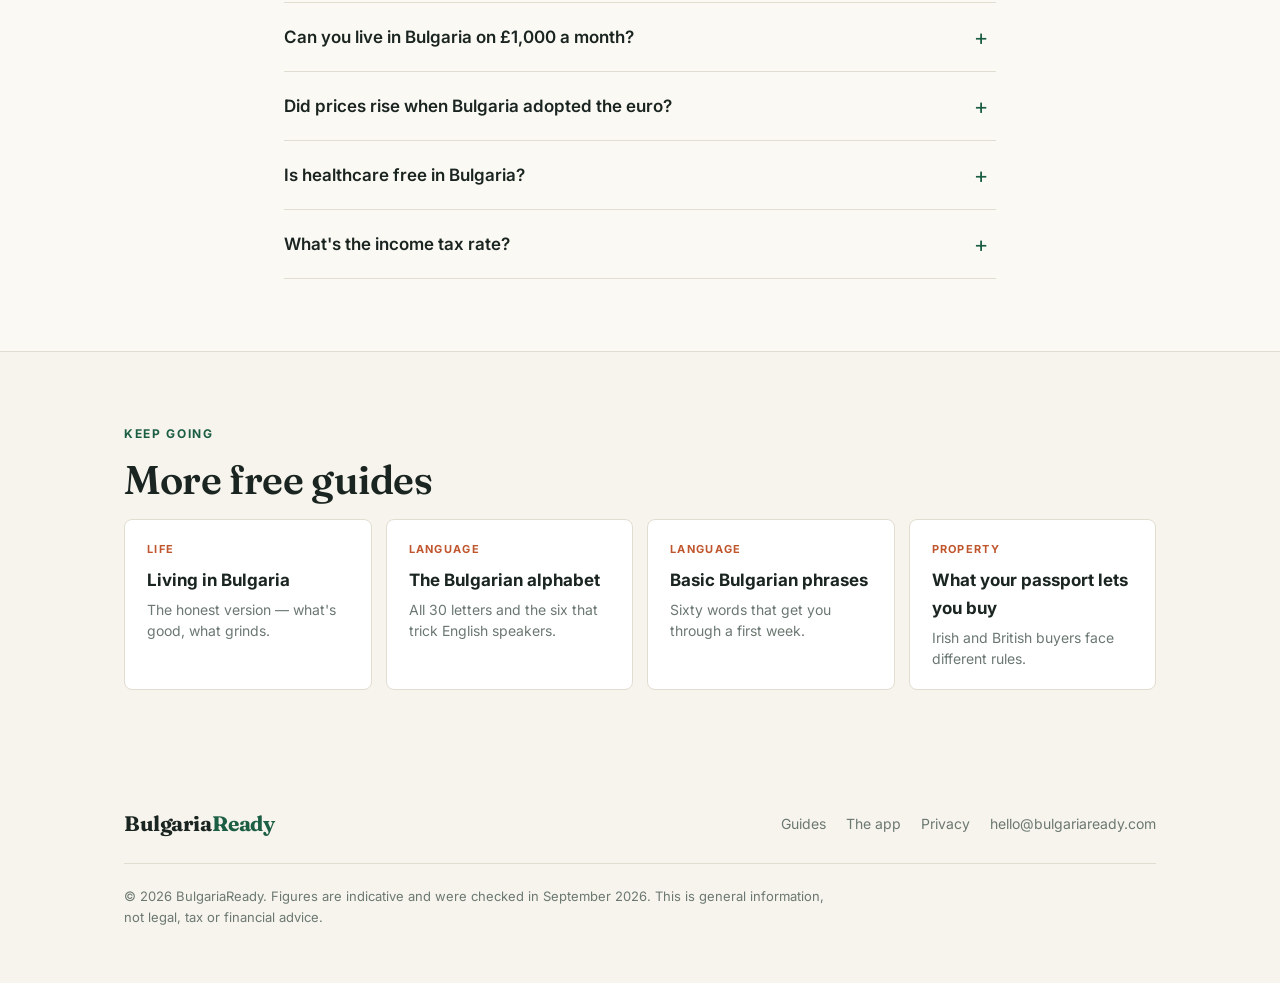
<file: bulgaria-ready/cost-of-living-in-bulgaria.html>
<!DOCTYPE html>
<html lang="en">
<head>
<meta charset="UTF-8">
<meta name="viewport" content="width=device-width, initial-scale=1.0">

<title>Cost of Living in Bulgaria 2026: Real Euro Figures for Rent, Bills &amp; Food</title>
<meta name="description" content="What it actually costs to live in Bulgaria in 2026, in euro — rent, utilities, food and a realistic monthly budget for Sofia, the coast and village life. Updated since the euro changeover.">
<link rel="canonical" href="https://learn.bulgariaready.com/cost-of-living-in-bulgaria">

<meta property="og:title" content="Cost of Living in Bulgaria 2026: Real Euro Figures">
<meta property="og:description" content="Rent, bills, food and a realistic monthly budget — Sofia, the coast and village life, in euro.">
<meta property="og:type" content="article">
<meta property="og:url" content="https://learn.bulgariaready.com/cost-of-living-in-bulgaria">
<meta name="twitter:card" content="summary_large_image">

<link rel="preconnect" href="https://fonts.googleapis.com">
<link rel="preconnect" href="https://fonts.gstatic.com" crossorigin>
<link href="https://fonts.googleapis.com/css2?family=Fraunces:opsz,wght@9..144,400;9..144,600;9..144,700&family=Inter:wght@400;500;600;700&display=swap" rel="stylesheet">
<link rel="stylesheet" href="styles.css">

<style>
  .guide-hero { padding: 56px 0 8px; }
  .guide-hero h1 { font-size: clamp(32px, 5.2vw, 50px); margin-bottom: 18px; }
  .guide-hero .lede { font-size: 19px; max-width: 660px; margin-bottom: 20px; }
  .breadcrumb { font-size: 14px; color: var(--muted); margin-bottom: 18px; }
  .breadcrumb a { color: var(--muted); text-decoration: none; }
  .breadcrumb a:hover { color: var(--green); text-decoration: underline; }

  /* 200px keeps all three abreast inside the 760px narrow column */
  .budget-cards { display: grid; grid-template-columns: repeat(auto-fit, minmax(200px, 1fr)); gap: 14px; margin-bottom: 8px; }
  .budget-card {
    background: var(--cream);
    border: 1px solid var(--border);
    border-radius: var(--radius);
    padding: 24px 22px;
    text-align: center;
  }
  .budget-card.feature { border-color: var(--green); background: var(--green-soft); }
  .bc-label { font-size: 13px; font-weight: 700; letter-spacing: 0.1em; text-transform: uppercase; color: var(--terra); margin-bottom: 10px; }
  .bc-num { font-family: var(--display); font-size: 32px; font-weight: 600; color: var(--ink); line-height: 1.1; margin-bottom: 8px; }
  .bc-desc { font-size: 14px; color: var(--muted); }
</style>
</head>
<body>

<nav>
  <div class="nav-inner">
    <a href="index.html" class="logo">Bulgaria<span>Ready</span></a>
    <div class="nav-right">
      <a href="index.html#guides" class="nav-link">All guides</a>
      <a href="https://bulgariaready.com" class="btn btn-primary btn-sm">Open the app</a>
    </div>
  </div>
</nav>

<div class="guide-hero">
  <div class="wrap narrow">
    <p class="breadcrumb"><a href="index.html">Guides</a> → Cost of living</p>
    <p class="eyebrow">Free guide · Updated September 2026</p>
    <h1>Cost of living in Bulgaria</h1>
    <p class="lede">
      Bulgaria is still one of the cheapest countries in the EU to live in — but the
      gap has narrowed, and "cheap" covers everything from €700 a month in a village
      to €2,400 in central Sofia. Here's the honest spread, in euro.
    </p>
  </div>
</div>

<!-- ═══ BUDGET HEADLINE ═══ -->
<section style="padding-top:36px">
  <div class="wrap narrow">
    <h2 class="section-title">A single person, per month</h2>
    <p class="section-intro">
      All-in: rent, bills, food, transport and a normal social life. Sofia figures —
      most of the country runs cheaper.
    </p>

    <div class="budget-cards">
      <div class="budget-card">
        <div class="bc-label">Careful</div>
        <div class="bc-num">€1,200<br>–€1,500</div>
        <p class="bc-desc">Essentials covered, flat outside the centre, cooking at home</p>
      </div>
      <div class="budget-card feature">
        <div class="bc-label">Comfortable</div>
        <div class="bc-num">€1,500<br>–€2,000</div>
        <p class="bc-desc">Central one-bed, eating out regularly, private healthcare</p>
      </div>
      <div class="budget-card">
        <div class="bc-label">Generous</div>
        <div class="bc-num">€2,000<br>–€2,400</div>
        <p class="bc-desc">Larger flat, car, travel, no real thinking about money</p>
      </div>
    </div>

    <p style="font-size:15px;color:var(--muted);margin-top:18px">
      Outside Sofia, knock 25–40% off. In an inland village, a couple who own their
      home outright can live on considerably less than the careful column.
    </p>
  </div>
</section>

<!-- ═══ RENT ═══ -->
<section class="tint">
  <div class="wrap narrow">
    <h2 class="section-title">Rent</h2>
    <p class="section-intro">
      The single biggest line, and the one that varies most by postcode.
    </p>

    <div class="table-wrap">
      <table>
        <thead>
          <tr>
            <th scope="col">Property</th>
            <th scope="col">Sofia centre</th>
            <th scope="col">Outside centre</th>
          </tr>
        </thead>
        <tbody>
          <tr><th scope="row">One-bedroom flat</th><td>€600 – €750</td><td>€450 – €550</td></tr>
          <tr><th scope="row">Two-bedroom flat</th><td>€800 – €1,100</td><td>€550 – €750</td></tr>
          <tr><th scope="row">Utilities (85m² flat)</th><td colspan="2">€120 – €150 average · €150 – €200 December to February</td></tr>
        </tbody>
      </table>
    </div>

    <div class="callout">
      <h3>Rents didn't jump at the euro changeover</h3>
      <p>
        Bulgarian leases were commonly written in euro long before January 2026, so the
        switch changed the label rather than the number. Retail and hospitality prices
        are a different story — plenty crept up during the transition, which is the
        usual pattern when a country changes currency.
      </p>
    </div>
  </div>
</section>

<!-- ═══ WAGES CONTEXT ═══ -->
<section>
  <div class="wrap narrow">
    <h2 class="section-title">What locals earn, and why it matters to you</h2>
    <p class="section-intro">
      If you're arriving on a UK or Irish pension or a remote salary, this is the number
      that tells you how far it will stretch.
    </p>

    <div class="table-wrap">
      <table>
        <thead>
          <tr><th scope="col">Figure</th><th scope="col">Per month</th><th scope="col">Note</th></tr>
        </thead>
        <tbody>
          <tr><th scope="row">Minimum wage</th><td>€620</td><td>From 1 January 2026 — set in euro for the first time</td></tr>
          <tr><th scope="row">Median gross salary</th><td>~€945</td><td>What a typical worker actually earns</td></tr>
          <tr><th scope="row">Average gross salary</th><td>~€1,475</td><td class="careful">Badly skewed by Sofia tech and finance</td></tr>
          <tr><th scope="row">Average net salary</th><td>~€1,145</td><td>After Bulgaria's flat 10% income tax</td></tr>
        </tbody>
      </table>
    </div>

    <p style="margin-top:22px">
      That gap between the <strong>median (~€945)</strong> and the
      <strong>average (~€1,475)</strong> is the most useful thing on this page. Most
      "average salary in Bulgaria" articles quote the average, which describes a Sofia
      software developer rather than the person serving you coffee in Plovdiv. Judge
      local prices against the median.
    </p>

    <p>
      The practical upshot: a couple on two modest UK state pensions are, in Bulgarian
      terms, comfortably above the local median household income. That buys a good deal
      of quality of life — and it's also why you should expect foreigner pricing on
      building work and second-hand cars unless you have a local with you.
    </p>
  </div>
</section>

<!-- ═══ WHAT'S CHEAP / WHAT ISN'T ═══ -->
<section class="tint">
  <div class="wrap narrow prose">
    <h2>What's genuinely cheap</h2>
    <ul>
      <li><strong>Property.</strong> The headline attraction, and still true — village houses sell for sums that don't buy a car in Ireland.</li>
      <li><strong>Eating and drinking out.</strong> A proper restaurant meal for two with wine remains a fraction of UK prices.</li>
      <li><strong>Fresh produce in season.</strong> Markets are excellent and cheap. Tomatoes in August are a different food to what you're used to.</li>
      <li><strong>Public transport.</strong> City transit and intercity buses cost very little.</li>
      <li><strong>Trades and services.</strong> Labour is cheap by Western European standards — though see the warning above about foreigner pricing.</li>
      <li><strong>Income tax.</strong> A flat 10% rate, one of the lowest in the EU.</li>
    </ul>

    <h2>What isn't as cheap as you expect</h2>
    <ul>
      <li><strong>Winter heating.</strong> Bulgarian winters are properly cold and older village houses are frequently uninsulated. Heating a draughty stone house can cost more than you'd pay in a modern Irish semi.</li>
      <li><strong>Cars and fuel.</strong> Fuel is broadly at EU levels, and used cars are not the bargain people expect.</li>
      <li><strong>Imported and branded goods.</strong> Anything shipped in — electronics, familiar British brands, specialist food — costs the same or more than at home.</li>
      <li><strong>Serious healthcare.</strong> Routine care is inexpensive, but many foreign residents end up paying for private cover to skip the state system's queues and language barrier.</li>
      <li><strong>Renovation.</strong> The cheap house is cheap for a reason. Rewiring, roofing, plumbing and damp work on an old village property regularly cost multiples of the purchase price.</li>
    </ul>

    <div class="callout">
      <h3>The renovation trap</h3>
      <p>
        The single most common expensive mistake is buying a €20,000 village house and
        discovering it needs €50,000 of work to be habitable through a Bulgarian winter.
        Budget for a survey before you buy, not after — and get quotes from more than
        one builder.
      </p>
    </div>
  </div>
</section>

<!-- ═══ REGIONS ═══ -->
<section>
  <div class="wrap narrow">
    <h2 class="section-title">Where you live changes everything</h2>
    <div class="table-wrap">
      <table>
        <thead>
          <tr><th scope="col">Area</th><th scope="col">Relative cost</th><th scope="col">Trade-off</th></tr>
        </thead>
        <tbody>
          <tr><th scope="row">Central Sofia</th><td class="careful">Most expensive</td><td>Best hospitals, airport, English widely spoken, real city life</td></tr>
          <tr><th scope="row">Plovdiv, Varna, Burgas</th><td>Mid</td><td>Good amenities and hospitals at noticeably lower cost than Sofia</td></tr>
          <tr><th scope="row">Black Sea coast</th><td>Mid, seasonal</td><td>Lively in summer, very quiet and partly shut in winter</td></tr>
          <tr><th scope="row">Mountain towns</th><td>Low</td><td>Beautiful, cold, and further from a major hospital</td></tr>
          <tr><th scope="row">Inland villages</th><td class="yes">Cheapest</td><td>Little English, ageing population, a car is essential</td></tr>
        </tbody>
      </table>
    </div>

    <p class="disclaimer">
      <strong>Figures are indicative, not quotes.</strong> They're drawn from published
      cost-of-living data in September 2026 and will drift. Prices vary street by street,
      and your own costs depend heavily on how you live. Treat this as a planning
      baseline and verify locally before you commit to anything.
    </p>
  </div>
</section>

<!-- ═══ FAQ ═══ -->
<section class="tint">
  <div class="wrap narrow">
    <p class="eyebrow">Common questions</p>
    <h2 class="section-title">Cost of living, briefly</h2>

    <details class="faq-item">
      <summary>Can you live in Bulgaria on £1,000 a month?</summary>
      <p class="answer">
        Outside Sofia, yes — comfortably if you own your home, more carefully if you're
        renting. In central Sofia it would be tight. A couple who have bought outright
        in a village can live well below that.
      </p>
    </details>

    <details class="faq-item">
      <summary>Did prices rise when Bulgaria adopted the euro?</summary>
      <p class="answer">
        The conversion rate was fixed at 1.95583 leva to the euro, so nothing changed
        arithmetically. In practice retail and hospitality prices crept up during the
        changeover, as they have in every country that has switched. Rents were largely
        unaffected because leases were already quoted in euro.
      </p>
    </details>

    <details class="faq-item">
      <summary>Is healthcare free in Bulgaria?</summary>
      <p class="answer">
        There's a state system funded by contributions, and access depends on your
        residency and contribution status rather than simply on being there. Many
        foreign residents carry private insurance as well — it's inexpensive by Western
        European standards and removes both the queues and much of the language problem.
        Check your own entitlement carefully before you rely on it.
      </p>
    </details>

    <details class="faq-item">
      <summary>What's the income tax rate?</summary>
      <p class="answer">
        A flat 10% on personal income, among the lowest in the EU. Where you're tax
        resident, and how your pension or foreign income is treated, is a more
        complicated question than the headline rate suggests — take advice from a
        Bulgarian accountant before assuming it applies to you.
      </p>
    </details>
  </div>
</section>

<!-- ═══ MORE GUIDES ═══ -->
<section>
  <div class="wrap">
    <p class="eyebrow">Keep going</p>
    <h2 class="section-title">More free guides</h2>
    <div class="guides-strip">
      <a href="living-in-bulgaria.html" class="guide-tile">
        <span class="gt-kind">Life</span>
        <div class="gt-title">Living in Bulgaria</div>
        <p class="gt-desc">The honest version — what's good, what grinds.</p>
      </a>
      <a href="bulgarian-alphabet.html" class="guide-tile">
        <span class="gt-kind">Language</span>
        <div class="gt-title">The Bulgarian alphabet</div>
        <p class="gt-desc">All 30 letters and the six that trick English speakers.</p>
      </a>
      <a href="basic-bulgarian-phrases.html" class="guide-tile">
        <span class="gt-kind">Language</span>
        <div class="gt-title">Basic Bulgarian phrases</div>
        <p class="gt-desc">Sixty words that get you through a first week.</p>
      </a>
      <a href="index.html#passport" class="guide-tile">
        <span class="gt-kind">Property</span>
        <div class="gt-title">What your passport lets you buy</div>
        <p class="gt-desc">Irish and British buyers face different rules.</p>
      </a>
    </div>
  </div>
</section>

<footer>
  <div class="wrap">
    <div class="foot-top">
      <div class="logo">Bulgaria<span>Ready</span></div>
      <div class="foot-links">
        <a href="index.html">Guides</a>
        <a href="https://bulgariaready.com">The app</a>
        <a href="privacy.html">Privacy</a>
        <!-- TODO: your real Zoho address -->
        <a href="mailto:hello@bulgariaready.com">hello@bulgariaready.com</a>
      </div>
    </div>
    <p class="foot-legal">
      &copy; 2026 BulgariaReady. Figures are indicative and were checked in September
      2026. This is general information, not legal, tax or financial advice.
    </p>
  </div>
</footer>

<script type="application/ld+json">
{
  "@context": "https://schema.org",
  "@type": "FAQPage",
  "mainEntity": [
    {
      "@type": "Question",
      "name": "Can you live in Bulgaria on £1,000 a month?",
      "acceptedAnswer": {
        "@type": "Answer",
        "text": "Outside Sofia, yes — comfortably if you own your home, more carefully if you are renting. In central Sofia it would be tight. A couple who have bought outright in a village can live well below that."
      }
    },
    {
      "@type": "Question",
      "name": "Did prices rise when Bulgaria adopted the euro?",
      "acceptedAnswer": {
        "@type": "Answer",
        "text": "The conversion rate was fixed at 1.95583 leva to the euro, so nothing changed arithmetically. In practice retail and hospitality prices crept up during the changeover. Rents were largely unaffected because leases were already quoted in euro."
      }
    },
    {
      "@type": "Question",
      "name": "What is the income tax rate in Bulgaria?",
      "acceptedAnswer": {
        "@type": "Answer",
        "text": "A flat 10% on personal income, among the lowest in the EU. Where you are tax resident, and how your pension or foreign income is treated, is more complicated than the headline rate suggests."
      }
    }
  ]
}
</script>

</body>
</html>
</file>
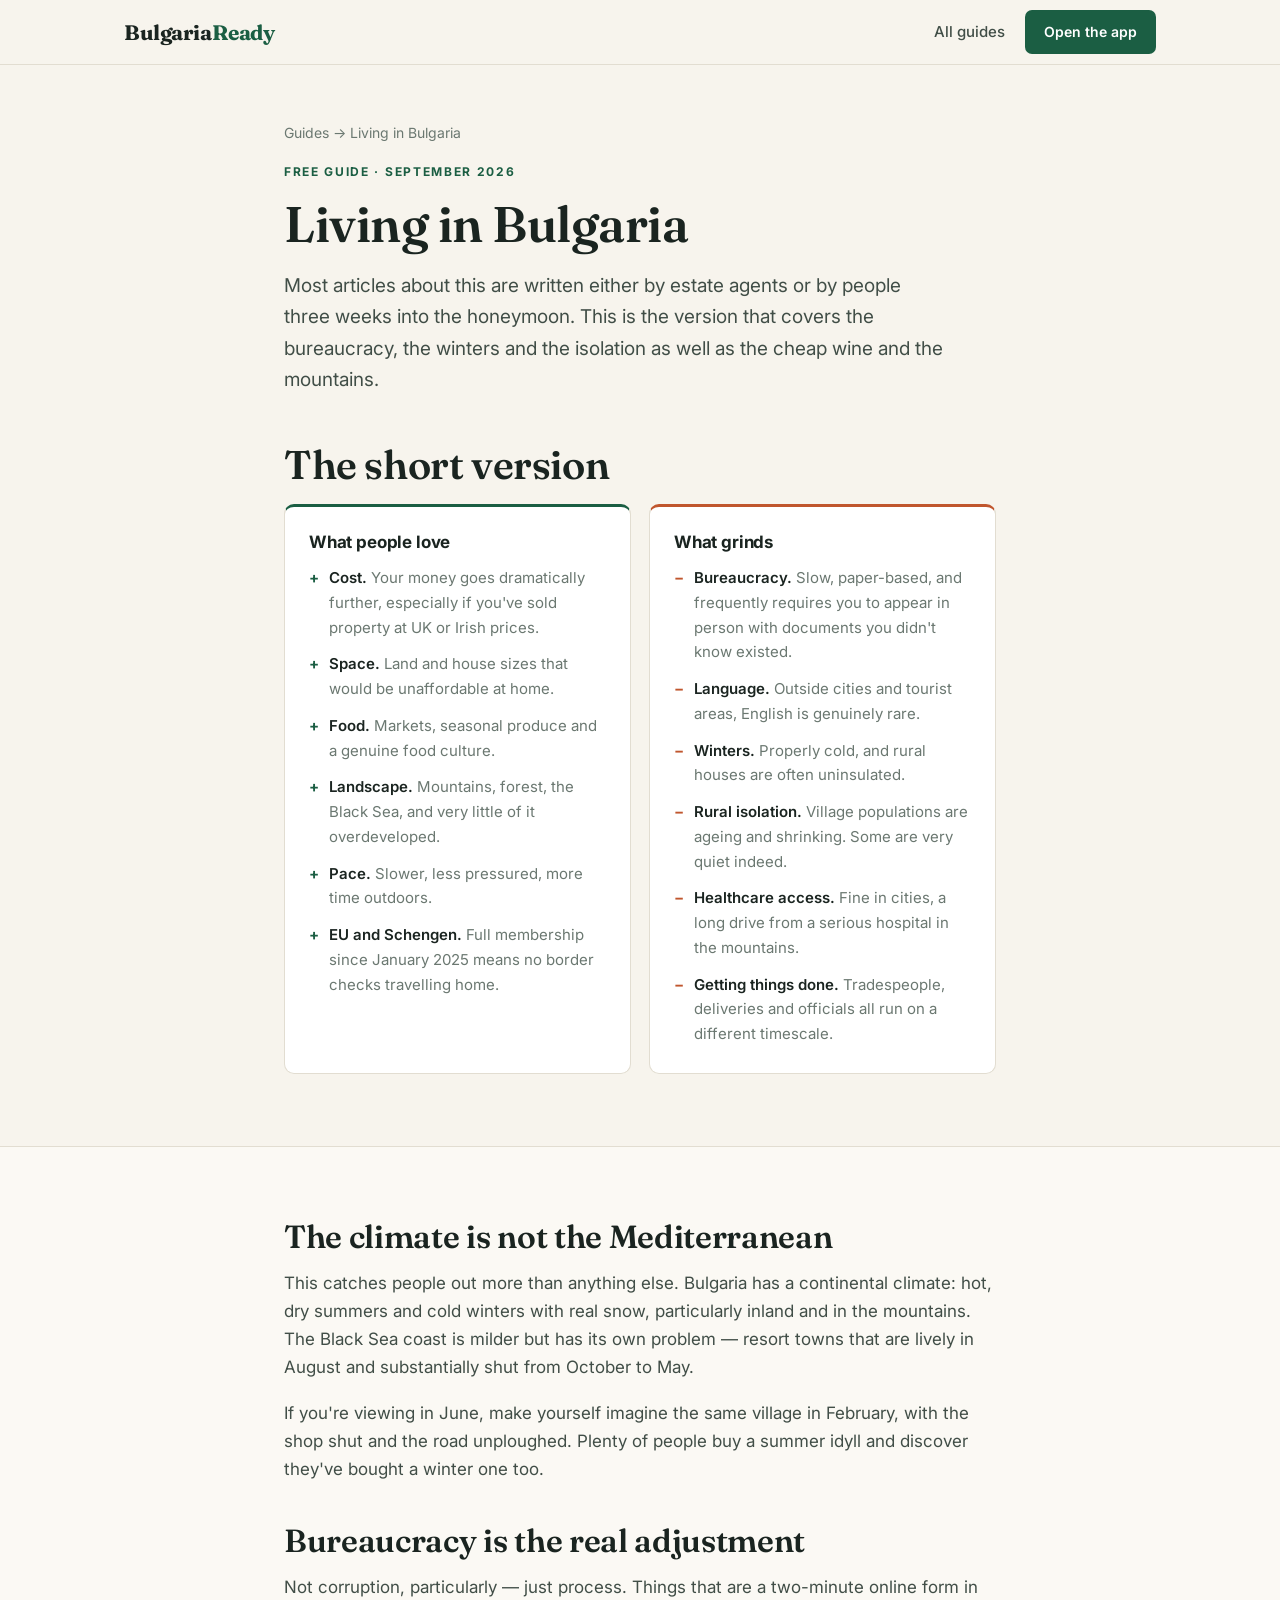
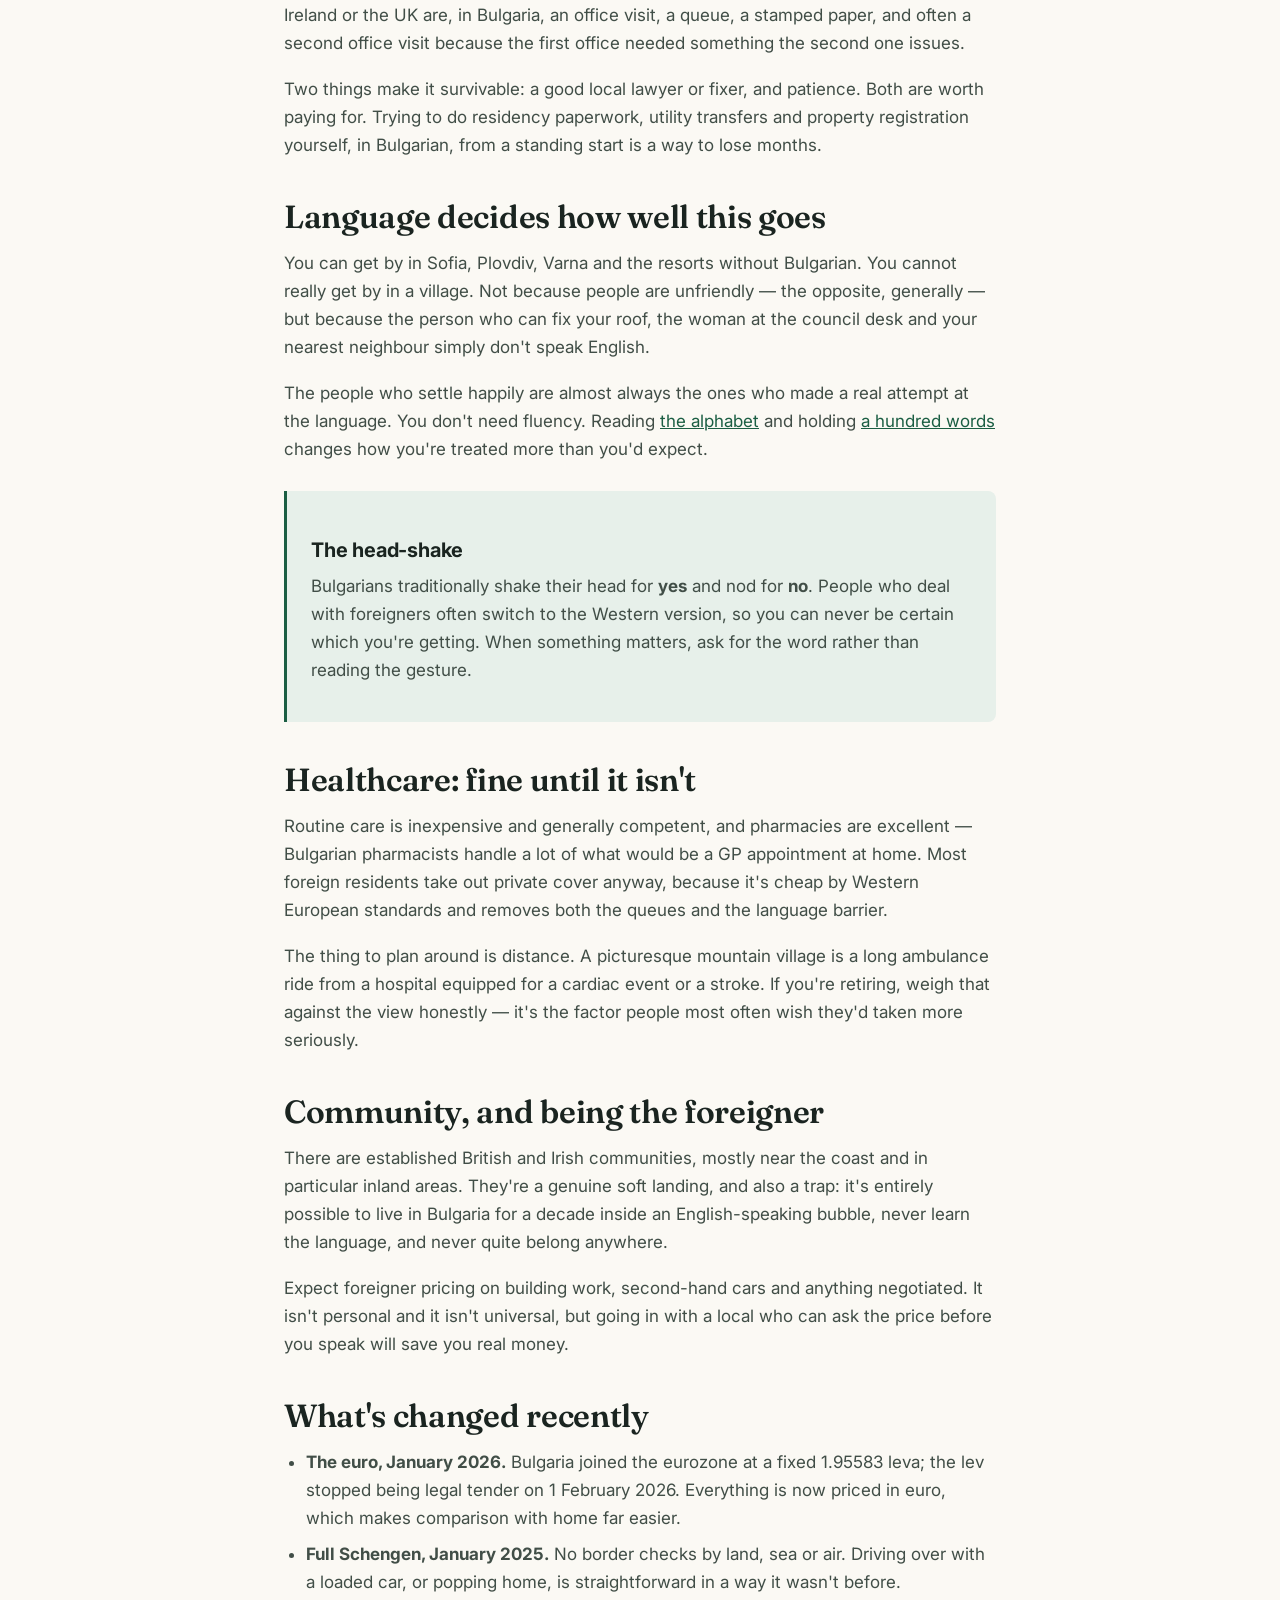
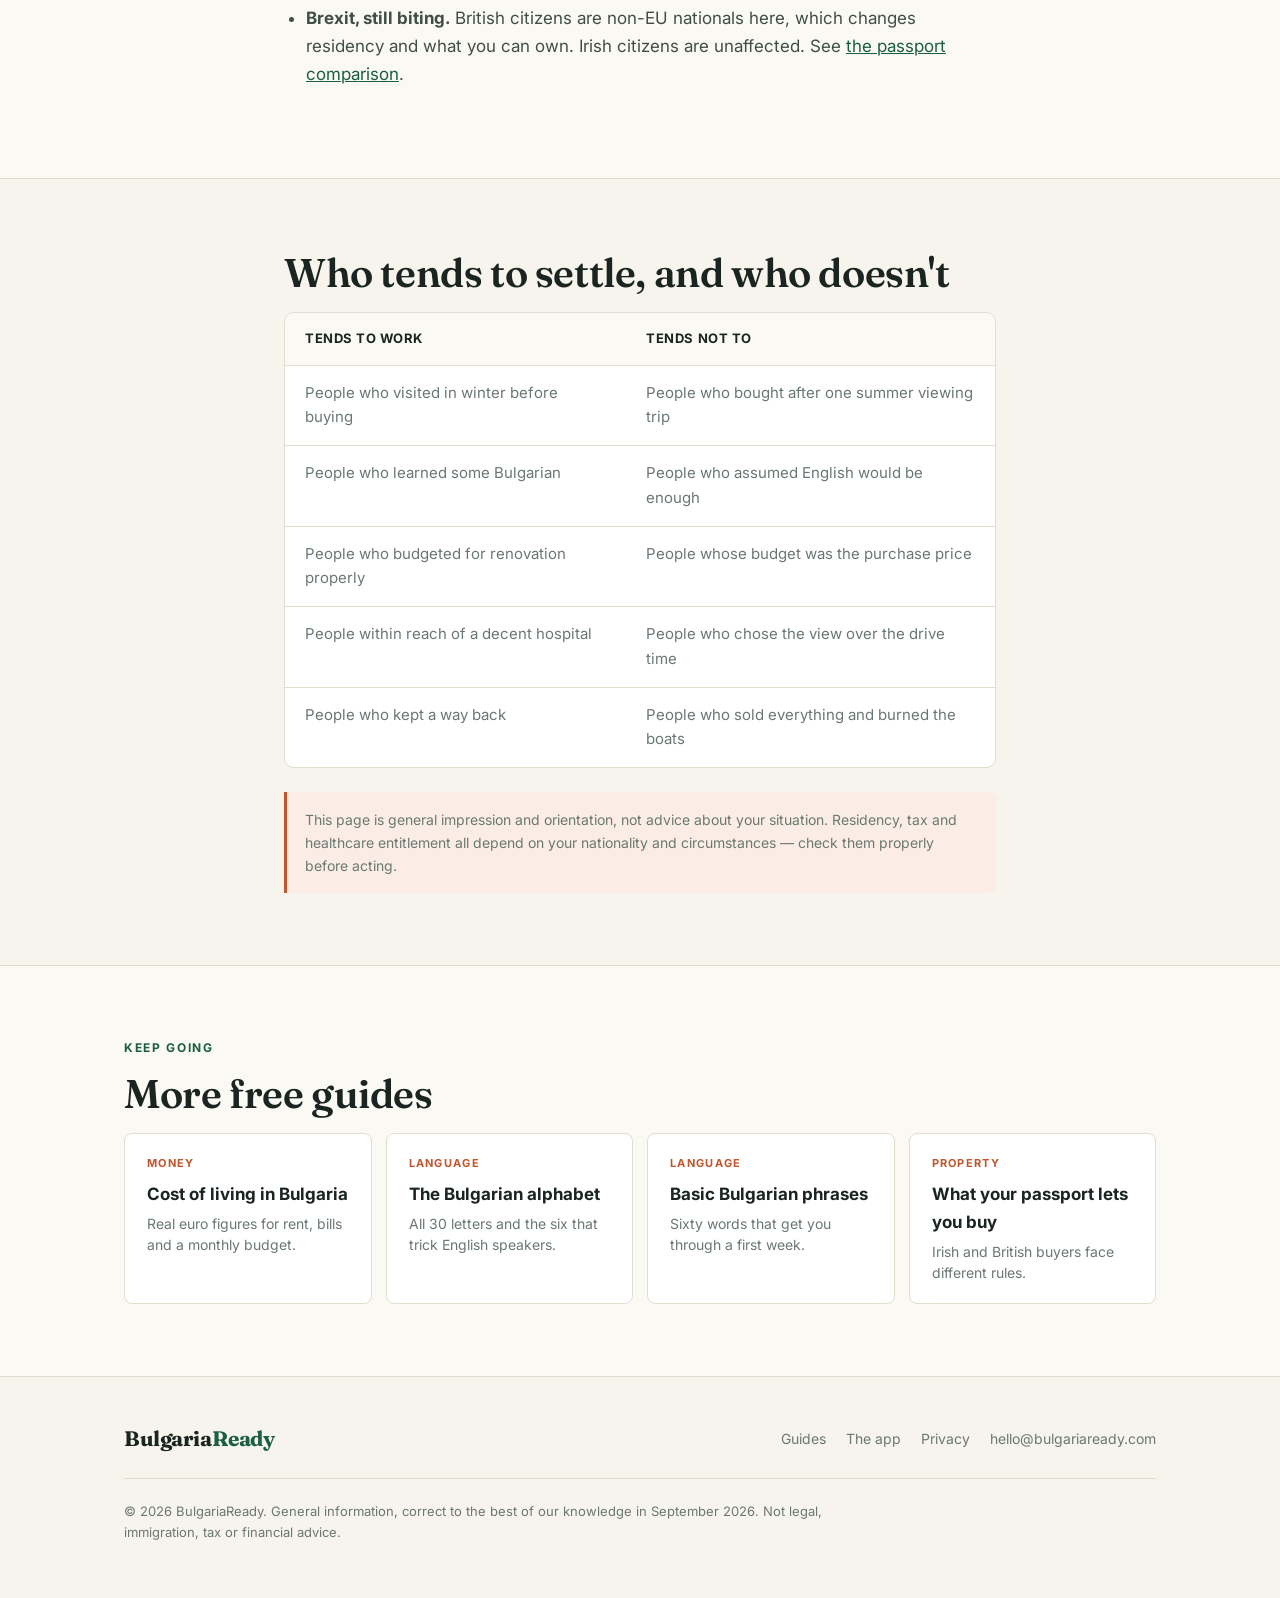
<file: bulgaria-ready/living-in-bulgaria.html>
<!DOCTYPE html>
<html lang="en">
<head>
<meta charset="UTF-8">
<meta name="viewport" content="width=device-width, initial-scale=1.0">

<title>Living in Bulgaria: The Honest Version for UK and Irish Movers</title>
<meta name="description" content="What living in Bulgaria is actually like — climate, healthcare, bureaucracy, language, community and the things people wish they'd known. Written for UK and Irish movers, not tourists.">
<link rel="canonical" href="https://learn.bulgariaready.com/living-in-bulgaria">

<meta property="og:title" content="Living in Bulgaria: The Honest Version">
<meta property="og:description" content="Climate, healthcare, bureaucracy, language and community — what people wish they'd known before moving.">
<meta property="og:type" content="article">
<meta property="og:url" content="https://learn.bulgariaready.com/living-in-bulgaria">
<meta name="twitter:card" content="summary_large_image">

<link rel="preconnect" href="https://fonts.googleapis.com">
<link rel="preconnect" href="https://fonts.gstatic.com" crossorigin>
<link href="https://fonts.googleapis.com/css2?family=Fraunces:opsz,wght@9..144,400;9..144,600;9..144,700&family=Inter:wght@400;500;600;700&display=swap" rel="stylesheet">
<link rel="stylesheet" href="styles.css">

<style>
  .guide-hero { padding: 56px 0 8px; }
  .guide-hero h1 { font-size: clamp(32px, 5.2vw, 50px); margin-bottom: 18px; }
  .guide-hero .lede { font-size: 19px; max-width: 660px; }
  .breadcrumb { font-size: 14px; color: var(--muted); margin-bottom: 18px; }
  .breadcrumb a { color: var(--muted); text-decoration: none; }
  .breadcrumb a:hover { color: var(--green); text-decoration: underline; }

  .pro-con { display: grid; grid-template-columns: 1fr 1fr; gap: 18px; }
  .pc-col {
    background: var(--cream);
    border: 1px solid var(--border);
    border-radius: var(--radius);
    padding: 26px 24px;
  }
  .pc-col.good { border-top: 3px solid var(--green); }
  .pc-col.bad  { border-top: 3px solid var(--terra); }
  .pc-col h3 { font-family: var(--body); font-size: 17px; font-weight: 700; margin-bottom: 14px; }
  .pc-col ul { list-style: none; display: grid; gap: 12px; }
  .pc-col li { font-size: 15px; color: var(--muted); padding-left: 20px; position: relative; }
  .pc-col li::before { position: absolute; left: 0; top: 0; font-weight: 700; }
  .pc-col.good li::before { content: '+'; color: var(--green); }
  .pc-col.bad li::before { content: '−'; color: var(--terra); }
  .pc-col li b { color: var(--ink); font-weight: 600; }

  @media (max-width: 720px) { .pro-con { grid-template-columns: 1fr; } }
</style>
</head>
<body>

<nav>
  <div class="nav-inner">
    <a href="index.html" class="logo">Bulgaria<span>Ready</span></a>
    <div class="nav-right">
      <a href="index.html#guides" class="nav-link">All guides</a>
      <a href="https://bulgariaready.com" class="btn btn-primary btn-sm">Open the app</a>
    </div>
  </div>
</nav>

<div class="guide-hero">
  <div class="wrap narrow">
    <p class="breadcrumb"><a href="index.html">Guides</a> → Living in Bulgaria</p>
    <p class="eyebrow">Free guide · September 2026</p>
    <h1>Living in Bulgaria</h1>
    <p class="lede">
      Most articles about this are written either by estate agents or by people three
      weeks into the honeymoon. This is the version that covers the bureaucracy, the
      winters and the isolation as well as the cheap wine and the mountains.
    </p>
  </div>
</div>

<!-- ═══ PROS AND CONS ═══ -->
<section style="padding-top:40px">
  <div class="wrap narrow">
    <h2 class="section-title">The short version</h2>
    <div class="pro-con">
      <div class="pc-col good">
        <h3>What people love</h3>
        <ul>
          <li><b>Cost.</b> Your money goes dramatically further, especially if you've sold property at UK or Irish prices.</li>
          <li><b>Space.</b> Land and house sizes that would be unaffordable at home.</li>
          <li><b>Food.</b> Markets, seasonal produce and a genuine food culture.</li>
          <li><b>Landscape.</b> Mountains, forest, the Black Sea, and very little of it overdeveloped.</li>
          <li><b>Pace.</b> Slower, less pressured, more time outdoors.</li>
          <li><b>EU and Schengen.</b> Full membership since January 2025 means no border checks travelling home.</li>
        </ul>
      </div>
      <div class="pc-col bad">
        <h3>What grinds</h3>
        <ul>
          <li><b>Bureaucracy.</b> Slow, paper-based, and frequently requires you to appear in person with documents you didn't know existed.</li>
          <li><b>Language.</b> Outside cities and tourist areas, English is genuinely rare.</li>
          <li><b>Winters.</b> Properly cold, and rural houses are often uninsulated.</li>
          <li><b>Rural isolation.</b> Village populations are ageing and shrinking. Some are very quiet indeed.</li>
          <li><b>Healthcare access.</b> Fine in cities, a long drive from a serious hospital in the mountains.</li>
          <li><b>Getting things done.</b> Tradespeople, deliveries and officials all run on a different timescale.</li>
        </ul>
      </div>
    </div>
  </div>
</section>

<!-- ═══ DETAIL ═══ -->
<section class="tint">
  <div class="wrap narrow prose">
    <h2>The climate is not the Mediterranean</h2>
    <p>
      This catches people out more than anything else. Bulgaria has a continental
      climate: hot, dry summers and cold winters with real snow, particularly inland and
      in the mountains. The Black Sea coast is milder but has its own problem — resort
      towns that are lively in August and substantially shut from October to May.
    </p>
    <p>
      If you're viewing in June, make yourself imagine the same village in February,
      with the shop shut and the road unploughed. Plenty of people buy a summer idyll
      and discover they've bought a winter one too.
    </p>

    <h2>Bureaucracy is the real adjustment</h2>
    <p>
      Not corruption, particularly — just process. Things that are a two-minute online
      form in Ireland or the UK are, in Bulgaria, an office visit, a queue, a stamped
      paper, and often a second office visit because the first office needed something
      the second one issues.
    </p>
    <p>
      Two things make it survivable: a good local lawyer or fixer, and patience. Both
      are worth paying for. Trying to do residency paperwork, utility transfers and
      property registration yourself, in Bulgarian, from a standing start is a way to
      lose months.
    </p>

    <h2>Language decides how well this goes</h2>
    <p>
      You can get by in Sofia, Plovdiv, Varna and the resorts without Bulgarian. You
      cannot really get by in a village. Not because people are unfriendly — the
      opposite, generally — but because the person who can fix your roof, the woman at
      the council desk and your nearest neighbour simply don't speak English.
    </p>
    <p>
      The people who settle happily are almost always the ones who made a real attempt
      at the language. You don't need fluency. Reading
      <a href="bulgarian-alphabet.html">the alphabet</a> and holding
      <a href="basic-bulgarian-phrases.html">a hundred words</a> changes how you're
      treated more than you'd expect.
    </p>

    <div class="callout">
      <h3>The head-shake</h3>
      <p>
        Bulgarians traditionally shake their head for <strong>yes</strong> and nod for
        <strong>no</strong>. People who deal with foreigners often switch to the Western
        version, so you can never be certain which you're getting. When something
        matters, ask for the word rather than reading the gesture.
      </p>
    </div>

    <h2>Healthcare: fine until it isn't</h2>
    <p>
      Routine care is inexpensive and generally competent, and pharmacies are excellent
      — Bulgarian pharmacists handle a lot of what would be a GP appointment at home.
      Most foreign residents take out private cover anyway, because it's cheap by
      Western European standards and removes both the queues and the language barrier.
    </p>
    <p>
      The thing to plan around is distance. A picturesque mountain village is a long
      ambulance ride from a hospital equipped for a cardiac event or a stroke. If you're
      retiring, weigh that against the view honestly — it's the factor people most often
      wish they'd taken more seriously.
    </p>

    <h2>Community, and being the foreigner</h2>
    <p>
      There are established British and Irish communities, mostly near the coast and in
      particular inland areas. They're a genuine soft landing, and also a trap: it's
      entirely possible to live in Bulgaria for a decade inside an English-speaking
      bubble, never learn the language, and never quite belong anywhere.
    </p>
    <p>
      Expect foreigner pricing on building work, second-hand cars and anything
      negotiated. It isn't personal and it isn't universal, but going in with a local
      who can ask the price before you speak will save you real money.
    </p>

    <h2>What's changed recently</h2>
    <ul>
      <li><strong>The euro, January 2026.</strong> Bulgaria joined the eurozone at a fixed 1.95583 leva; the lev stopped being legal tender on 1 February 2026. Everything is now priced in euro, which makes comparison with home far easier.</li>
      <li><strong>Full Schengen, January 2025.</strong> No border checks by land, sea or air. Driving over with a loaded car, or popping home, is straightforward in a way it wasn't before.</li>
      <li><strong>Brexit, still biting.</strong> British citizens are non-EU nationals here, which changes residency and what you can own. Irish citizens are unaffected. See <a href="index.html#passport">the passport comparison</a>.</li>
    </ul>
  </div>
</section>

<!-- ═══ WHO IT SUITS ═══ -->
<section>
  <div class="wrap narrow">
    <h2 class="section-title">Who tends to settle, and who doesn't</h2>
    <div class="table-wrap">
      <table>
        <thead>
          <tr><th scope="col">Tends to work</th><th scope="col">Tends not to</th></tr>
        </thead>
        <tbody>
          <tr>
            <td>People who visited in winter before buying</td>
            <td>People who bought after one summer viewing trip</td>
          </tr>
          <tr>
            <td>People who learned some Bulgarian</td>
            <td>People who assumed English would be enough</td>
          </tr>
          <tr>
            <td>People who budgeted for renovation properly</td>
            <td>People whose budget was the purchase price</td>
          </tr>
          <tr>
            <td>People within reach of a decent hospital</td>
            <td>People who chose the view over the drive time</td>
          </tr>
          <tr>
            <td>People who kept a way back</td>
            <td>People who sold everything and burned the boats</td>
          </tr>
        </tbody>
      </table>
    </div>

    <p class="disclaimer">
      This page is general impression and orientation, not advice about your situation.
      Residency, tax and healthcare entitlement all depend on your nationality and
      circumstances — check them properly before acting.
    </p>
  </div>
</section>

<!-- ═══ MORE GUIDES ═══ -->
<section class="tint">
  <div class="wrap">
    <p class="eyebrow">Keep going</p>
    <h2 class="section-title">More free guides</h2>
    <div class="guides-strip">
      <a href="cost-of-living-in-bulgaria.html" class="guide-tile">
        <span class="gt-kind">Money</span>
        <div class="gt-title">Cost of living in Bulgaria</div>
        <p class="gt-desc">Real euro figures for rent, bills and a monthly budget.</p>
      </a>
      <a href="bulgarian-alphabet.html" class="guide-tile">
        <span class="gt-kind">Language</span>
        <div class="gt-title">The Bulgarian alphabet</div>
        <p class="gt-desc">All 30 letters and the six that trick English speakers.</p>
      </a>
      <a href="basic-bulgarian-phrases.html" class="guide-tile">
        <span class="gt-kind">Language</span>
        <div class="gt-title">Basic Bulgarian phrases</div>
        <p class="gt-desc">Sixty words that get you through a first week.</p>
      </a>
      <a href="index.html#passport" class="guide-tile">
        <span class="gt-kind">Property</span>
        <div class="gt-title">What your passport lets you buy</div>
        <p class="gt-desc">Irish and British buyers face different rules.</p>
      </a>
    </div>
  </div>
</section>

<footer>
  <div class="wrap">
    <div class="foot-top">
      <div class="logo">Bulgaria<span>Ready</span></div>
      <div class="foot-links">
        <a href="index.html">Guides</a>
        <a href="https://bulgariaready.com">The app</a>
        <a href="privacy.html">Privacy</a>
        <!-- TODO: your real Zoho address -->
        <a href="mailto:hello@bulgariaready.com">hello@bulgariaready.com</a>
      </div>
    </div>
    <p class="foot-legal">
      &copy; 2026 BulgariaReady. General information, correct to the best of our
      knowledge in September 2026. Not legal, immigration, tax or financial advice.
    </p>
  </div>
</footer>

</body>
</html>
</file>
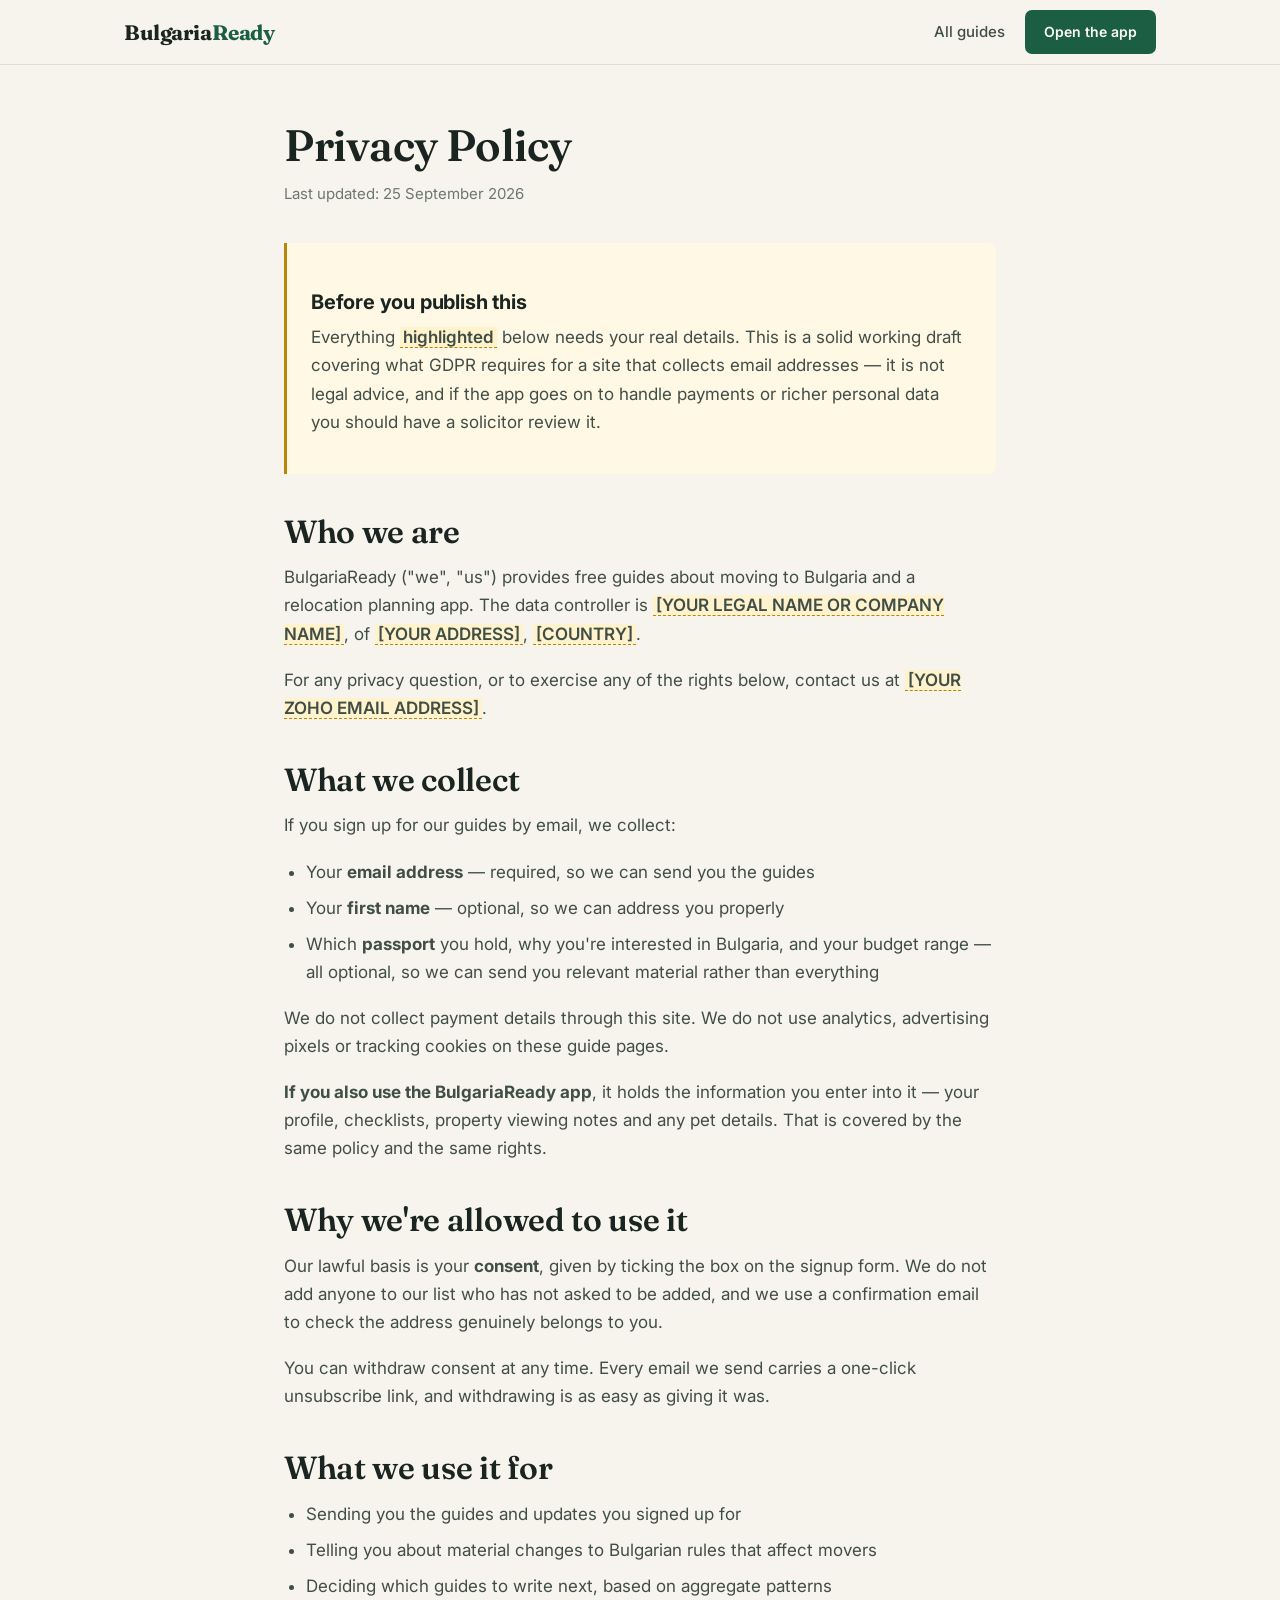
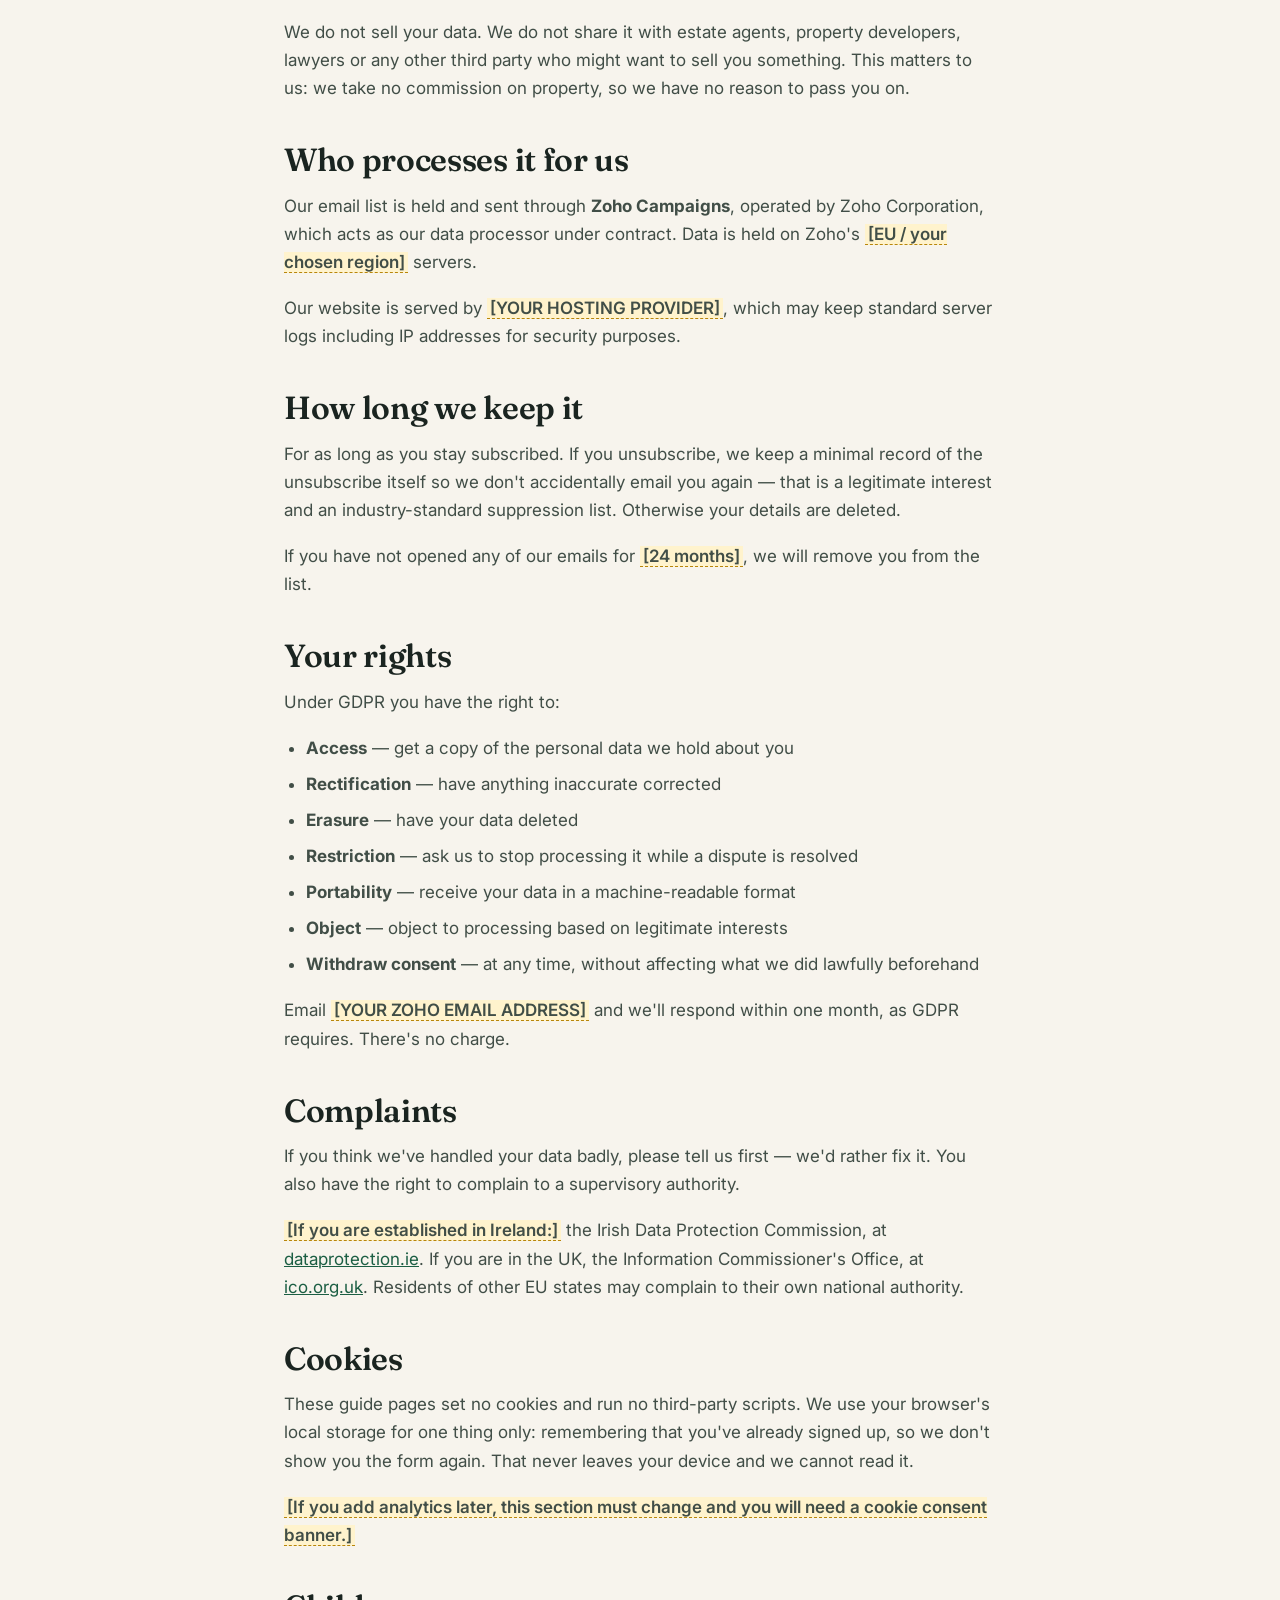
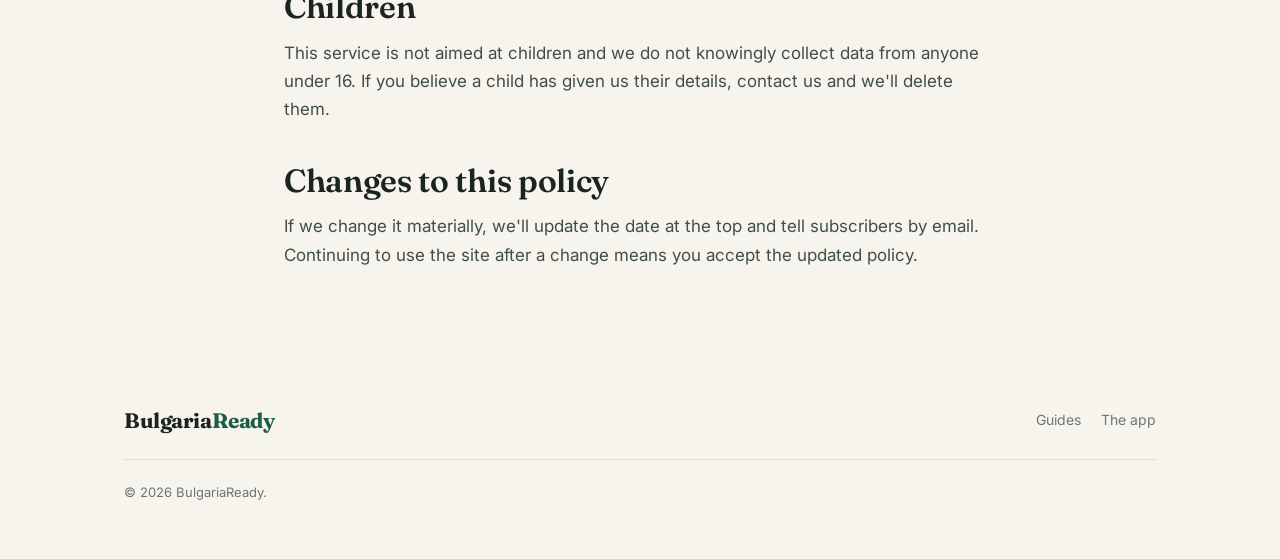
<file: bulgaria-ready/privacy.html>
<!DOCTYPE html>
<html lang="en">
<head>
<meta charset="UTF-8">
<meta name="viewport" content="width=device-width, initial-scale=1.0">
<title>Privacy Policy | BulgariaReady</title>
<meta name="description" content="How BulgariaReady collects, uses and protects your personal data, and the rights you have under GDPR.">
<meta name="robots" content="noindex, follow">
<link rel="canonical" href="https://learn.bulgariaready.com/privacy">

<link rel="preconnect" href="https://fonts.googleapis.com">
<link rel="preconnect" href="https://fonts.gstatic.com" crossorigin>
<link href="https://fonts.googleapis.com/css2?family=Fraunces:opsz,wght@9..144,400;9..144,600;9..144,700&family=Inter:wght@400;500;600;700&display=swap" rel="stylesheet">
<link rel="stylesheet" href="styles.css">

<style>
  .doc-hero { padding: 56px 0 4px; }
  .doc-hero h1 { font-size: clamp(30px, 4.6vw, 44px); margin-bottom: 12px; }
  .doc-meta { font-size: 15px; color: var(--muted); }
  .fill { background: #FFF3CD; border-bottom: 1px dashed #B8860B; padding: 0 3px; font-weight: 600; }
</style>
</head>
<body>

<nav>
  <div class="nav-inner">
    <a href="index.html" class="logo">Bulgaria<span>Ready</span></a>
    <div class="nav-right">
      <a href="index.html#guides" class="nav-link">All guides</a>
      <a href="https://bulgariaready.com" class="btn btn-primary btn-sm">Open the app</a>
    </div>
  </div>
</nav>

<div class="doc-hero">
  <div class="wrap narrow">
    <h1>Privacy Policy</h1>
    <p class="doc-meta">Last updated: 25 September 2026</p>
  </div>
</div>

<section style="padding-top:32px">
  <div class="wrap narrow prose">

    <div class="callout" style="background:#FFF8E5;border-left-color:#B8860B">
      <h3>Before you publish this</h3>
      <p>
        Everything <span class="fill">highlighted</span> below needs your real details.
        This is a solid working draft covering what GDPR requires for a site that
        collects email addresses — it is not legal advice, and if the app goes on to
        handle payments or richer personal data you should have a solicitor review it.
      </p>
    </div>

    <h2>Who we are</h2>
    <p>
      BulgariaReady ("we", "us") provides free guides about moving to Bulgaria and a
      relocation planning app. The data controller is
      <span class="fill">[YOUR LEGAL NAME OR COMPANY NAME]</span>, of
      <span class="fill">[YOUR ADDRESS]</span>,
      <span class="fill">[COUNTRY]</span>.
    </p>
    <p>
      For any privacy question, or to exercise any of the rights below, contact us at
      <span class="fill">[YOUR ZOHO EMAIL ADDRESS]</span>.
    </p>

    <h2>What we collect</h2>
    <p>If you sign up for our guides by email, we collect:</p>
    <ul>
      <li>Your <strong>email address</strong> — required, so we can send you the guides</li>
      <li>Your <strong>first name</strong> — optional, so we can address you properly</li>
      <li>Which <strong>passport</strong> you hold, why you're interested in Bulgaria, and your budget range — all optional, so we can send you relevant material rather than everything</li>
    </ul>
    <p>
      We do not collect payment details through this site. We do not use analytics,
      advertising pixels or tracking cookies on these guide pages.
    </p>
    <p>
      <strong>If you also use the BulgariaReady app</strong>, it holds the information
      you enter into it — your profile, checklists, property viewing notes and any pet
      details. That is covered by the same policy and the same rights.
    </p>

    <h2>Why we're allowed to use it</h2>
    <p>
      Our lawful basis is your <strong>consent</strong>, given by ticking the box on the
      signup form. We do not add anyone to our list who has not asked to be added, and
      we use a confirmation email to check the address genuinely belongs to you.
    </p>
    <p>
      You can withdraw consent at any time. Every email we send carries a one-click
      unsubscribe link, and withdrawing is as easy as giving it was.
    </p>

    <h2>What we use it for</h2>
    <ul>
      <li>Sending you the guides and updates you signed up for</li>
      <li>Telling you about material changes to Bulgarian rules that affect movers</li>
      <li>Deciding which guides to write next, based on aggregate patterns</li>
    </ul>
    <p>
      We do not sell your data. We do not share it with estate agents, property
      developers, lawyers or any other third party who might want to sell you something.
      This matters to us: we take no commission on property, so we have no reason to
      pass you on.
    </p>

    <h2>Who processes it for us</h2>
    <p>
      Our email list is held and sent through <strong>Zoho Campaigns</strong>, operated
      by Zoho Corporation, which acts as our data processor under contract. Data is
      held on Zoho's <span class="fill">[EU / your chosen region]</span> servers.
    </p>
    <p>
      Our website is served by <span class="fill">[YOUR HOSTING PROVIDER]</span>, which
      may keep standard server logs including IP addresses for security purposes.
    </p>

    <h2>How long we keep it</h2>
    <p>
      For as long as you stay subscribed. If you unsubscribe, we keep a minimal record
      of the unsubscribe itself so we don't accidentally email you again — that is a
      legitimate interest and an industry-standard suppression list. Otherwise your
      details are deleted.
    </p>
    <p>
      If you have not opened any of our emails for <span class="fill">[24 months]</span>,
      we will remove you from the list.
    </p>

    <h2>Your rights</h2>
    <p>Under GDPR you have the right to:</p>
    <ul>
      <li><strong>Access</strong> — get a copy of the personal data we hold about you</li>
      <li><strong>Rectification</strong> — have anything inaccurate corrected</li>
      <li><strong>Erasure</strong> — have your data deleted</li>
      <li><strong>Restriction</strong> — ask us to stop processing it while a dispute is resolved</li>
      <li><strong>Portability</strong> — receive your data in a machine-readable format</li>
      <li><strong>Object</strong> — object to processing based on legitimate interests</li>
      <li><strong>Withdraw consent</strong> — at any time, without affecting what we did lawfully beforehand</li>
    </ul>
    <p>
      Email <span class="fill">[YOUR ZOHO EMAIL ADDRESS]</span> and we'll respond within
      one month, as GDPR requires. There's no charge.
    </p>

    <h2>Complaints</h2>
    <p>
      If you think we've handled your data badly, please tell us first — we'd rather fix
      it. You also have the right to complain to a supervisory authority.
    </p>
    <p>
      <span class="fill">[If you are established in Ireland:]</span> the Irish Data
      Protection Commission, at
      <a href="https://www.dataprotection.ie">dataprotection.ie</a>. If you are in the
      UK, the Information Commissioner's Office, at
      <a href="https://ico.org.uk">ico.org.uk</a>. Residents of other EU states may
      complain to their own national authority.
    </p>

    <h2>Cookies</h2>
    <p>
      These guide pages set no cookies and run no third-party scripts. We use your
      browser's local storage for one thing only: remembering that you've already signed
      up, so we don't show you the form again. That never leaves your device and we
      cannot read it.
    </p>
    <p>
      <span class="fill">[If you add analytics later, this section must change and you
      will need a cookie consent banner.]</span>
    </p>

    <h2>Children</h2>
    <p>
      This service is not aimed at children and we do not knowingly collect data from
      anyone under 16. If you believe a child has given us their details, contact us and
      we'll delete them.
    </p>

    <h2>Changes to this policy</h2>
    <p>
      If we change it materially, we'll update the date at the top and tell subscribers
      by email. Continuing to use the site after a change means you accept the updated
      policy.
    </p>

  </div>
</section>

<footer>
  <div class="wrap">
    <div class="foot-top">
      <div class="logo">Bulgaria<span>Ready</span></div>
      <div class="foot-links">
        <a href="index.html">Guides</a>
        <a href="https://bulgariaready.com">The app</a>
      </div>
    </div>
    <p class="foot-legal">&copy; 2026 BulgariaReady.</p>
  </div>
</footer>

</body>
</html>
</file>
<file: bulgaria-ready/styles.css>
/* BulgariaReady — shared styles */

*, *::before, *::after { box-sizing: border-box; margin: 0; padding: 0; }

:root {
  color-scheme: light;

  --green:      #1B5E43;
  --green-dark: #144733;
  --green-soft: #E7F0EA;
  --terra:      #C0562E;
  --terra-soft: #FBEDE6;

  --sand:   #F7F4ED;
  --cream:  #FFFFFF;
  --ink:    #1A2420;
  --body-c: #414E47;
  --muted:  #6B7871;
  --border: #E2DDD1;

  --display: 'Fraunces', Georgia, serif;
  --body:    'Inter', -apple-system, BlinkMacSystemFont, sans-serif;

  --wrap: 1080px;
  --radius: 10px;
}

html { scroll-behavior: smooth; }

body {
  background: var(--sand);
  color: var(--body-c);
  font-family: var(--body);
  /* Deliberately large: a big share of this audience is 50+ */
  font-size: 17px;
  line-height: 1.65;
  -webkit-font-smoothing: antialiased;
}

a { color: var(--green); }

h1, h2, h3 {
  font-family: var(--display);
  color: var(--ink);
  line-height: 1.12;
  font-weight: 600;
  letter-spacing: -0.01em;
}

.wrap { max-width: var(--wrap); margin: 0 auto; padding: 0 24px; }
.narrow { max-width: 760px; margin-left: auto; margin-right: auto; }

section { padding: 72px 0; }

.tint { background: #FBF9F4; border-top: 1px solid var(--border); border-bottom: 1px solid var(--border); }

.eyebrow {
  font-size: 12px;
  font-weight: 700;
  letter-spacing: 0.14em;
  text-transform: uppercase;
  color: var(--green);
  margin-bottom: 14px;
}

.section-title { font-size: clamp(28px, 4.2vw, 40px); margin-bottom: 16px; }

.section-intro {
  font-size: 18px;
  color: var(--muted);
  max-width: 640px;
  margin-bottom: 40px;
}

/* ── NAV ───────────────────────────────── */
nav {
  position: sticky;
  top: 0;
  z-index: 50;
  background: rgba(247,244,237,0.94);
  backdrop-filter: blur(8px);
  border-bottom: 1px solid var(--border);
}

.nav-inner {
  max-width: var(--wrap);
  margin: 0 auto;
  padding: 0 24px;
  height: 64px;
  display: flex;
  align-items: center;
  justify-content: space-between;
  gap: 16px;
}

.logo {
  font-family: var(--display);
  font-size: 21px;
  font-weight: 700;
  color: var(--ink);
  text-decoration: none;
  letter-spacing: -0.02em;
  white-space: nowrap;
}
.logo span { color: var(--green); }

.nav-right { display: flex; align-items: center; gap: 20px; }

.nav-link {
  font-size: 15px;
  font-weight: 500;
  color: var(--body-c);
  text-decoration: none;
}
.nav-link:hover { color: var(--green); }

@media (max-width: 640px) { .nav-link { display: none; } }

/* ── BUTTONS ───────────────────────────── */
.btn {
  display: inline-block;
  font-family: var(--body);
  font-weight: 600;
  text-decoration: none;
  border-radius: 7px;
  border: 1px solid transparent;
  cursor: pointer;
  transition: background 0.15s, border-color 0.15s;
}

.btn-primary { background: var(--green); color: #fff; padding: 14px 26px; font-size: 16px; }
.btn-primary:hover { background: var(--green-dark); }

.btn-ghost {
  background: transparent;
  color: var(--green);
  border-color: #BFD3C6;
  padding: 13px 25px;
  font-size: 16px;
}
.btn-ghost:hover { background: var(--green-soft); }

.btn-sm { padding: 9px 18px; font-size: 14px; }

.btn-row { display: flex; flex-wrap: wrap; gap: 12px; align-items: center; }

/* ── CARDS ─────────────────────────────── */
.card-grid { display: grid; grid-template-columns: repeat(auto-fit, minmax(270px, 1fr)); gap: 18px; }

.card {
  background: var(--cream);
  border: 1px solid var(--border);
  border-radius: var(--radius);
  padding: 26px 24px;
}

.card h3 { font-size: 18px; margin-bottom: 8px; font-family: var(--body); font-weight: 700; }
.card p { font-size: 15px; color: var(--muted); }

.card-num {
  font-family: var(--body);
  font-size: 12px;
  font-weight: 700;
  letter-spacing: 0.1em;
  color: var(--terra);
  display: block;
  margin-bottom: 12px;
}

.card-link {
  display: block;
  text-decoration: none;
  transition: border-color 0.15s, transform 0.15s;
}
.card-link:hover { border-color: #BFD3C6; transform: translateY(-2px); }
.card-link .more { display: block; margin-top: 12px; font-size: 14px; font-weight: 600; color: var(--green); }

/* ── FORM ──────────────────────────────── */
.signup-card {
  background: var(--cream);
  border: 1px solid var(--border);
  border-radius: var(--radius);
  padding: 30px 28px;
  box-shadow: 0 1px 2px rgba(26,36,32,0.04), 0 12px 28px -14px rgba(26,36,32,0.16);
}

.signup-card h2 { font-size: 23px; margin-bottom: 6px; }
.signup-card .card-sub { font-size: 15px; color: var(--muted); margin-bottom: 22px; }

.field { margin-bottom: 16px; }

.field label {
  display: block;
  font-size: 14px;
  font-weight: 600;
  color: var(--ink);
  margin-bottom: 6px;
}

.field .hint { font-weight: 400; color: var(--muted); }

.field input[type=text],
.field input[type=email],
.field select {
  width: 100%;
  font-family: var(--body);
  font-size: 16px;
  color: var(--ink);
  background: var(--cream);
  padding: 12px 13px;
  border: 1px solid var(--border);
  border-radius: 7px;
  transition: border-color 0.15s, box-shadow 0.15s;
}

.field input:focus, .field select:focus {
  outline: none;
  border-color: var(--green);
  box-shadow: 0 0 0 3px rgba(27,94,67,0.14);
}

.field-row { display: grid; grid-template-columns: 1fr 1fr; gap: 12px; }

.consent { display: flex; gap: 11px; align-items: flex-start; margin: 20px 0; }

.consent input {
  margin-top: 4px;
  width: 17px; height: 17px;
  accent-color: var(--green);
  flex-shrink: 0;
}

.consent label { font-size: 14px; line-height: 1.5; color: var(--muted); }

.signup-card .btn-primary { width: 100%; text-align: center; }

.form-note { font-size: 13px; color: var(--muted); text-align: center; margin-top: 14px; }

/* honeypot — hidden from people, visible to naive bots */
.hp { position: absolute; left: -9999px; width: 1px; height: 1px; overflow: hidden; }

.form-error {
  display: none;
  background: var(--terra-soft);
  border: 1px solid #EEC9B6;
  color: #8F3C1D;
  font-size: 14px;
  padding: 12px 14px;
  border-radius: 7px;
  margin-bottom: 16px;
}
.form-error.show { display: block; }

.form-success { display: none; text-align: center; padding: 14px 4px; }
.form-success.show { display: block; }

.form-success .tick {
  width: 46px; height: 46px;
  margin: 0 auto 14px;
  border-radius: 50%;
  background: var(--green-soft);
  color: var(--green);
  font-size: 24px;
  line-height: 46px;
}
.form-success h3 { font-size: 20px; margin-bottom: 8px; }
.form-success p { font-size: 15px; color: var(--muted); }

/* ── TABLES ────────────────────────────── */
.table-wrap {
  background: var(--cream);
  border: 1px solid var(--border);
  border-radius: var(--radius);
  overflow-x: auto;
}

table { width: 100%; border-collapse: collapse; font-size: 15px; min-width: 560px; }

th, td { text-align: left; padding: 15px 20px; border-bottom: 1px solid var(--border); vertical-align: top; }

thead th {
  font-size: 13px;
  font-weight: 700;
  letter-spacing: 0.04em;
  text-transform: uppercase;
  color: var(--ink);
  background: #FBF9F4;
}

tbody th { font-weight: 600; color: var(--ink); width: 34%; }
tbody tr:last-child th, tbody tr:last-child td { border-bottom: none; }
td { color: var(--muted); }

.yes { color: var(--green); font-weight: 600; }
.careful { color: var(--terra); font-weight: 600; }

.disclaimer {
  font-size: 14px;
  color: var(--muted);
  background: var(--terra-soft);
  border-left: 3px solid var(--terra);
  padding: 16px 18px;
  border-radius: 0 7px 7px 0;
  margin-top: 24px;
}

/* ── FACTS STRIP ───────────────────────── */
.facts { background: var(--green); color: #fff; padding: 52px 0; }
.facts-grid { display: grid; grid-template-columns: repeat(auto-fit, minmax(240px, 1fr)); gap: 34px; }

.fact-k {
  font-family: var(--display);
  font-size: 27px;
  font-weight: 600;
  color: #fff;
  margin-bottom: 6px;
}

.fact-v { font-size: 15px; color: rgba(255,255,255,0.82); line-height: 1.55; }

.facts-foot {
  margin-top: 30px;
  padding-top: 20px;
  border-top: 1px solid rgba(255,255,255,0.18);
  font-size: 13px;
  color: rgba(255,255,255,0.7);
}

/* ── FAQ ───────────────────────────────── */
.faq-item { border-bottom: 1px solid var(--border); }
.faq-item:first-of-type { border-top: 1px solid var(--border); }

.faq-item summary {
  font-family: var(--body);
  font-size: 17px;
  font-weight: 600;
  color: var(--ink);
  padding: 20px 40px 20px 0;
  cursor: pointer;
  list-style: none;
  position: relative;
}
.faq-item summary::-webkit-details-marker { display: none; }

.faq-item summary::after {
  content: '+';
  position: absolute;
  right: 8px; top: 50%;
  transform: translateY(-50%);
  font-size: 22px;
  font-weight: 400;
  color: var(--green);
}
.faq-item[open] summary::after { content: '–'; }

.faq-item .answer { padding: 0 40px 22px 0; font-size: 16px; color: var(--muted); }

/* ── APP CTA BAND ──────────────────────── */
.cta-band {
  background: var(--green);
  color: #fff;
  border-radius: var(--radius);
  padding: 36px 32px;
  text-align: center;
}
.cta-band h2 { color: #fff; font-size: clamp(24px, 3.6vw, 32px); margin-bottom: 12px; }
.cta-band p { color: rgba(255,255,255,0.86); font-size: 16px; max-width: 560px; margin: 0 auto 24px; }
.cta-band .btn-primary { background: #fff; color: var(--green-dark); }
.cta-band .btn-primary:hover { background: #EAF2EC; }

/* ── CROSS-LINK STRIP (the SEO cluster) ── */
.guides-strip { display: grid; grid-template-columns: repeat(auto-fit, minmax(230px, 1fr)); gap: 14px; }

.guide-tile {
  display: block;
  background: var(--cream);
  border: 1px solid var(--border);
  border-radius: 8px;
  padding: 20px 22px;
  text-decoration: none;
  transition: border-color 0.15s, transform 0.15s;
}
.guide-tile:hover { border-color: #BFD3C6; transform: translateY(-2px); }
.guide-tile .gt-kind {
  font-size: 11px;
  font-weight: 700;
  letter-spacing: 0.12em;
  text-transform: uppercase;
  color: var(--terra);
  display: block;
  margin-bottom: 8px;
}
.guide-tile .gt-title { font-size: 17px; font-weight: 700; color: var(--ink); margin-bottom: 5px; }
.guide-tile .gt-desc { font-size: 14px; color: var(--muted); line-height: 1.5; }

/* ── PHRASE / PRICE TABLES ─────────────── */
.phrase-block { margin-bottom: 40px; }
.phrase-block h3 {
  font-family: var(--body);
  font-size: 15px;
  font-weight: 700;
  letter-spacing: 0.08em;
  text-transform: uppercase;
  color: var(--green);
  margin-bottom: 14px;
  padding-bottom: 8px;
  border-bottom: 1px solid var(--border);
}

.phrase-row {
  display: grid;
  grid-template-columns: 1.1fr 0.9fr 1fr;
  gap: 18px;
  padding: 13px 0;
  border-bottom: 1px solid var(--border);
  align-items: baseline;
}
.phrase-row:last-child { border-bottom: none; }

.ph-bg { font-size: 18px; font-weight: 600; color: var(--ink); }
.ph-tr { font-size: 15px; color: var(--terra); font-style: italic; }
.ph-en { font-size: 15px; color: var(--muted); }

@media (max-width: 620px) {
  .phrase-row { grid-template-columns: 1fr; gap: 2px; padding: 14px 0; }
  .ph-en { margin-top: 2px; }
}

/* callout used on guide pages */
.callout {
  background: var(--green-soft);
  border-left: 3px solid var(--green);
  border-radius: 0 8px 8px 0;
  padding: 20px 24px;
  margin: 28px 0;
}
.callout h3 { font-family: var(--body); font-size: 17px; font-weight: 700; margin-bottom: 8px; }
.callout p { font-size: 15px; color: var(--body-c); }

/* prose for guide pages */
.prose p { margin-bottom: 18px; font-size: 17px; }
.prose h2 { font-size: clamp(24px, 3.4vw, 32px); margin: 40px 0 14px; }
.prose h3 { font-size: 20px; margin: 28px 0 10px; font-family: var(--body); font-weight: 700; }
.prose ul { margin: 0 0 18px 22px; }
.prose li { margin-bottom: 8px; font-size: 17px; }
.prose > :first-child { margin-top: 0; }

/* ── FOOTER ────────────────────────────── */
footer { padding: 44px 0 56px; font-size: 14px; color: var(--muted); }

.foot-top {
  display: flex;
  flex-wrap: wrap;
  justify-content: space-between;
  gap: 18px;
  align-items: center;
  padding-bottom: 22px;
  border-bottom: 1px solid var(--border);
  margin-bottom: 22px;
}

.foot-links { display: flex; flex-wrap: wrap; gap: 20px; }
.foot-links a { color: var(--muted); text-decoration: none; }
.foot-links a:hover { color: var(--green); text-decoration: underline; }

.foot-legal { font-size: 13px; line-height: 1.6; max-width: 720px; }

/* ── RESPONSIVE ────────────────────────── */
@media (max-width: 880px) {
  section { padding: 56px 0; }
}

@media (max-width: 560px) {
  body { font-size: 16px; }
  .wrap { padding: 0 18px; }
  .nav-inner { padding: 0 18px; }
  .field-row { grid-template-columns: 1fr; }
  .signup-card { padding: 24px 20px; }
}

@media (prefers-reduced-motion: reduce) {
  html { scroll-behavior: auto; }
  * { transition: none !important; }
}
</file>
